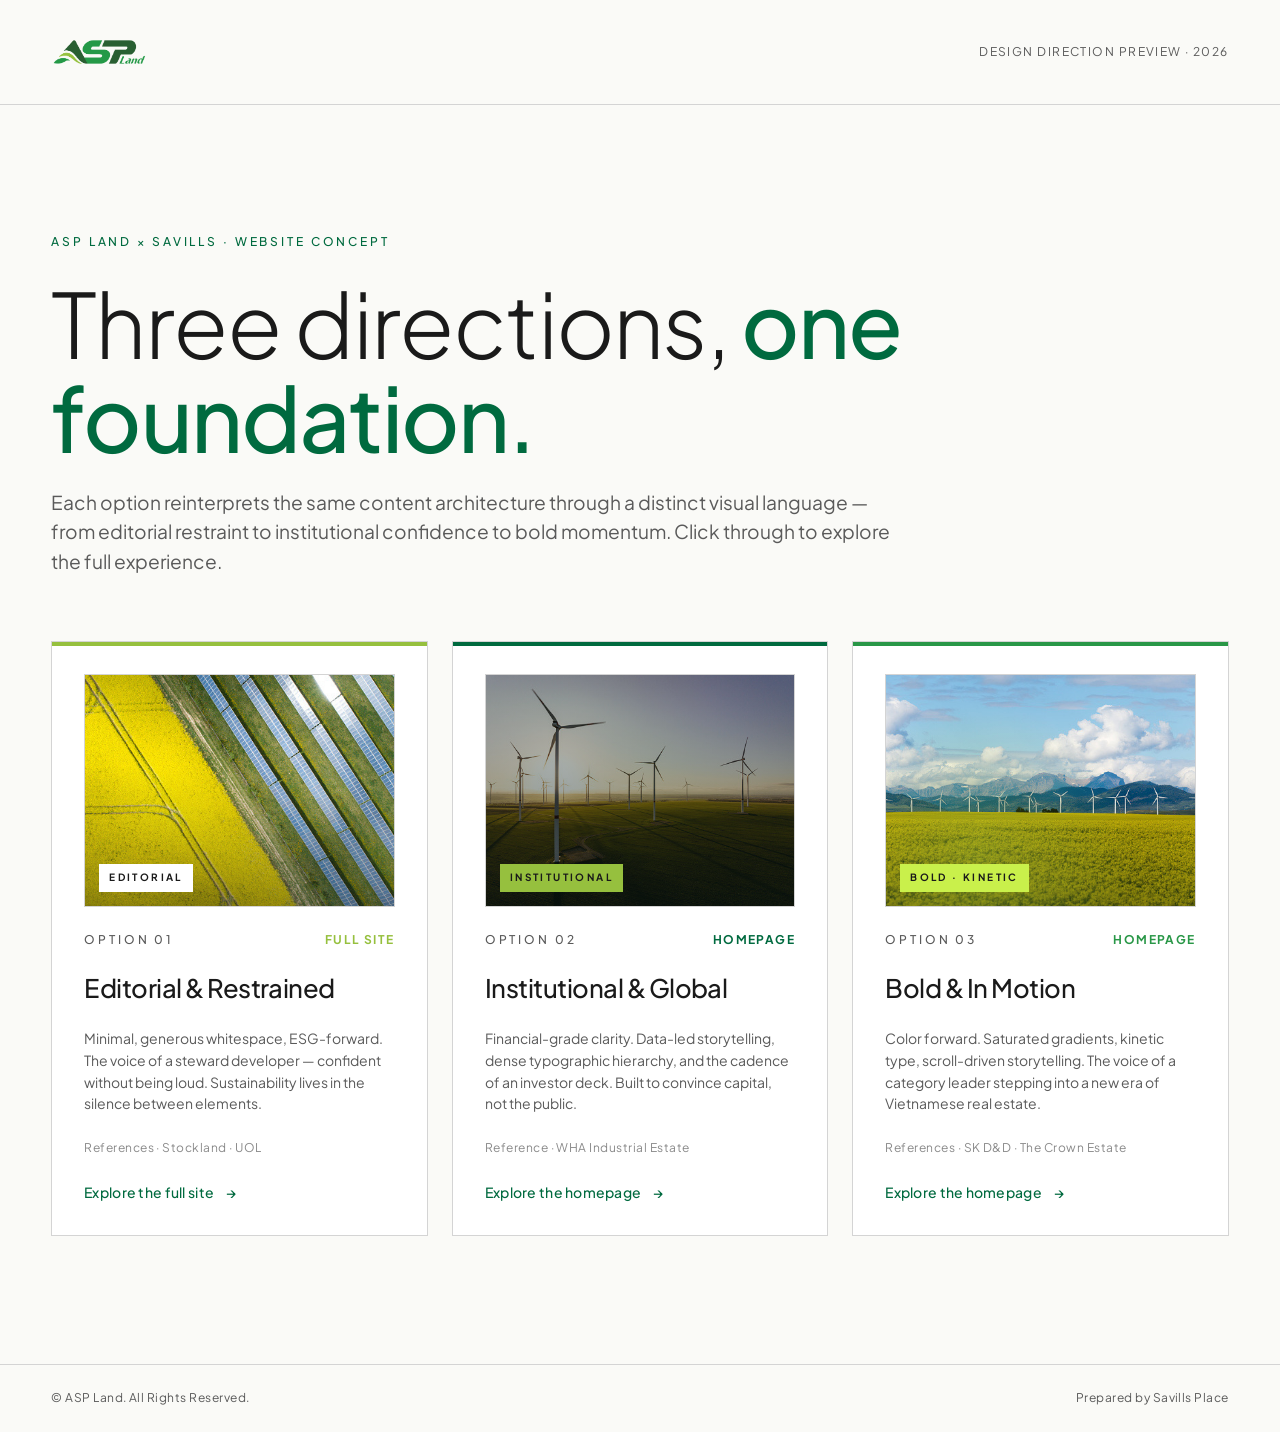
<file: index.html>
<!DOCTYPE html>
<html lang="en">
<head>
  <meta charset="UTF-8" />
  <meta name="viewport" content="width=device-width, initial-scale=1.0" />
  <title>ASP Land — Design Direction Preview</title>
  <link rel="stylesheet" href="shared/css/fonts.css" />
  <link rel="stylesheet" href="shared/css/tokens.css" />
  <link rel="stylesheet" href="shared/css/reset.css" />
  <style>
    body {
      display: flex;
      flex-direction: column;
      min-height: 100vh;
      background: var(--color-bg-soft);
    }

    .chooser-header {
      padding: var(--space-6) var(--container-pad);
      display: flex;
      justify-content: space-between;
      align-items: center;
      border-bottom: 1px solid var(--color-border);
    }
    .chooser-header img { height: 40px; }
    .chooser-header .meta {
      font-size: var(--fs-micro);
      letter-spacing: var(--tracking-wide);
      text-transform: uppercase;
      color: var(--color-text-muted);
    }

    .chooser-hero {
      padding: var(--space-10) var(--container-pad) var(--space-8);
      max-width: var(--container-max);
      margin-inline: auto;
      width: 100%;
    }
    .chooser-hero .eyebrow {
      margin-bottom: var(--space-5);
    }
    .chooser-hero h1 {
      font-size: var(--fs-hero);
      line-height: var(--lh-tight);
      font-weight: 300;
      max-width: 18ch;
      margin-bottom: var(--space-5);
    }
    .chooser-hero h1 em {
      font-style: normal;
      font-weight: 500;
      color: var(--color-green-deep);
    }
    .chooser-hero p.lead {
      font-size: var(--fs-lead);
      color: var(--color-text-muted);
      max-width: 60ch;
      line-height: var(--lh-base);
    }

    .options-grid {
      display: grid;
      grid-template-columns: repeat(3, 1fr);
      gap: var(--space-5);
      padding: 0 var(--container-pad) var(--space-10);
      max-width: var(--container-max);
      margin-inline: auto;
      width: 100%;
    }
    @media (max-width: 960px) {
      .options-grid { grid-template-columns: 1fr; }
    }

    .opt-card {
      background: var(--color-white);
      border: 1px solid var(--color-border);
      padding: var(--space-6);
      display: flex;
      flex-direction: column;
      gap: var(--space-5);
      transition: transform var(--duration-base) var(--ease-out),
                  box-shadow var(--duration-base) var(--ease-out),
                  border-color var(--duration-base) var(--ease-out);
      text-decoration: none;
      color: inherit;
      position: relative;
      overflow: hidden;
    }
    .opt-card:hover {
      transform: translateY(-4px);
      box-shadow: var(--shadow-lg);
      border-color: var(--color-green-fresh);
    }
    .opt-card::before {
      content: '';
      position: absolute;
      inset: 0 0 auto 0;
      height: 4px;
      background: var(--accent, var(--color-green-fresh));
    }
    .opt-card[data-opt="1"] { --accent: var(--color-green-bright); }
    .opt-card[data-opt="2"] { --accent: var(--color-green-deep); }
    .opt-card[data-opt="3"] { --accent: var(--color-green-fresh); }

    .opt-preview {
      aspect-ratio: 4 / 3;
      border: 1px solid var(--color-border);
      position: relative;
      overflow: hidden;
      display: block;
    }
    .opt-preview img {
      width: 100%;
      height: 100%;
      object-fit: cover;
      display: block;
      transition: transform 600ms cubic-bezier(0.2, 0.7, 0.2, 1);
    }
    .opt-card:hover .opt-preview img { transform: scale(1.05); }

    /* Overlay + tag per direction */
    .opt-preview::after {
      content: '';
      position: absolute;
      inset: 0;
      pointer-events: none;
    }
    .opt-card[data-opt="1"] .opt-preview::after {
      background: linear-gradient(180deg, transparent 40%, rgba(26,26,26,0.35) 100%);
    }
    .opt-card[data-opt="2"] .opt-preview::after {
      background: linear-gradient(180deg, rgba(11,27,20,0.25) 0%, rgba(11,27,20,0.55) 100%);
    }
    .opt-card[data-opt="3"] .opt-preview::after {
      background:
        radial-gradient(circle at 30% 80%, rgba(150,192,62,0.35), transparent 55%),
        linear-gradient(180deg, transparent 40%, rgba(10,31,20,0.45) 100%);
    }

    .opt-preview__tag {
      position: absolute;
      bottom: 14px;
      left: 14px;
      z-index: 2;
      font-size: 10px;
      letter-spacing: 0.24em;
      text-transform: uppercase;
      font-weight: 700;
      padding: 6px 10px;
      background: var(--color-white);
      color: var(--color-ink);
    }
    .opt-card[data-opt="2"] .opt-preview__tag {
      background: var(--color-green-bright);
      color: var(--color-ink);
    }
    .opt-card[data-opt="3"] .opt-preview__tag {
      background: #C9F04B;
      color: var(--color-ink);
    }

    .opt-meta {
      display: flex;
      align-items: center;
      justify-content: space-between;
      gap: var(--space-3);
    }
    .opt-number {
      font-size: var(--fs-micro);
      letter-spacing: var(--tracking-x-wide);
      text-transform: uppercase;
      color: var(--color-text-muted);
      font-weight: 500;
    }
    .opt-scope {
      font-size: var(--fs-micro);
      letter-spacing: var(--tracking-wide);
      text-transform: uppercase;
      color: var(--accent);
      font-weight: 700;
    }
    .opt-title {
      font-size: var(--fs-h3);
      font-weight: 500;
      letter-spacing: var(--tracking-tight);
      line-height: var(--lh-snug);
    }
    .opt-desc {
      color: var(--color-text-muted);
      font-size: var(--fs-small);
      line-height: var(--lh-base);
    }
    .opt-references {
      font-size: var(--fs-micro);
      color: var(--color-gray-500);
      letter-spacing: 0.04em;
    }
    .opt-cta {
      margin-top: auto;
      display: inline-flex;
      align-items: center;
      gap: var(--space-3);
      font-size: var(--fs-small);
      font-weight: 500;
      color: var(--color-green-deep);
      letter-spacing: 0.02em;
    }
    .opt-cta::after {
      content: '→';
      transition: transform var(--duration-fast) var(--ease-out);
    }
    .opt-card:hover .opt-cta::after {
      transform: translateX(4px);
    }

    .chooser-footer {
      margin-top: auto;
      padding: var(--space-5) var(--container-pad);
      border-top: 1px solid var(--color-border);
      display: flex;
      justify-content: space-between;
      align-items: center;
      font-size: var(--fs-micro);
      color: var(--color-text-muted);
      letter-spacing: 0.04em;
    }
  </style>
</head>
<body>

  <header class="chooser-header">
    <img src="shared/brand-graphic/logo.png" alt="ASP Land" />
    <span class="meta">Design Direction Preview · 2026</span>
  </header>

  <section class="chooser-hero">
    <p class="eyebrow">ASP Land × Savills · Website Concept</p>
    <h1>Three directions, <em>one foundation.</em></h1>
    <p class="lead">
      Each option reinterprets the same content architecture through a distinct visual language —
      from editorial restraint to institutional confidence to bold momentum.
      Click through to explore the full experience.
    </p>
  </section>

  <div class="options-grid">

    <a class="opt-card" data-opt="1" href="option-1/index.html">
      <div class="opt-preview" aria-label="Editorial direction preview">
        <img src="shared/project-img/stock-aerial-solar-field.jpg" alt="Editorial direction preview" />
        <span class="opt-preview__tag">Editorial</span>
      </div>
      <div class="opt-meta">
        <span class="opt-number">Option 01</span>
        <span class="opt-scope">Full Site</span>
      </div>
      <h2 class="opt-title">Editorial &amp; Restrained</h2>
      <p class="opt-desc">
        Minimal, generous whitespace, ESG-forward. The voice of a steward developer —
        confident without being loud. Sustainability lives in the silence between elements.
      </p>
      <p class="opt-references">References · Stockland · UOL</p>
      <span class="opt-cta">Explore the full site</span>
    </a>

    <a class="opt-card" data-opt="2" href="option-2/index.html">
      <div class="opt-preview" aria-label="Institutional direction preview">
        <img src="shared/project-img/stock-turbines-sunset.jpg" alt="Institutional direction preview" />
        <span class="opt-preview__tag">Institutional</span>
      </div>
      <div class="opt-meta">
        <span class="opt-number">Option 02</span>
        <span class="opt-scope">Homepage</span>
      </div>
      <h2 class="opt-title">Institutional &amp; Global</h2>
      <p class="opt-desc">
        Financial-grade clarity. Data-led storytelling, dense typographic hierarchy,
        and the cadence of an investor deck. Built to convince capital, not the public.
      </p>
      <p class="opt-references">Reference · WHA Industrial Estate</p>
      <span class="opt-cta">Explore the homepage</span>
    </a>

    <a class="opt-card" data-opt="3" href="option-3/index.html">
      <div class="opt-preview" aria-label="Bold direction preview">
        <img src="shared/project-img/stock-turbines-field-mountains.jpg" alt="Bold direction preview" />
        <span class="opt-preview__tag">Bold · Kinetic</span>
      </div>
      <div class="opt-meta">
        <span class="opt-number">Option 03</span>
        <span class="opt-scope">Homepage</span>
      </div>
      <h2 class="opt-title">Bold &amp; In Motion</h2>
      <p class="opt-desc">
        Color forward. Saturated gradients, kinetic type, scroll-driven storytelling.
        The voice of a category leader stepping into a new era of Vietnamese real estate.
      </p>
      <p class="opt-references">References · SK D&amp;D · The Crown Estate</p>
      <span class="opt-cta">Explore the homepage</span>
    </a>

  </div>

  <footer class="chooser-footer">
    <span>© ASP Land. All Rights Reserved.</span>
    <span>Prepared by Savills Place</span>
  </footer>

</body>
</html>
</file>
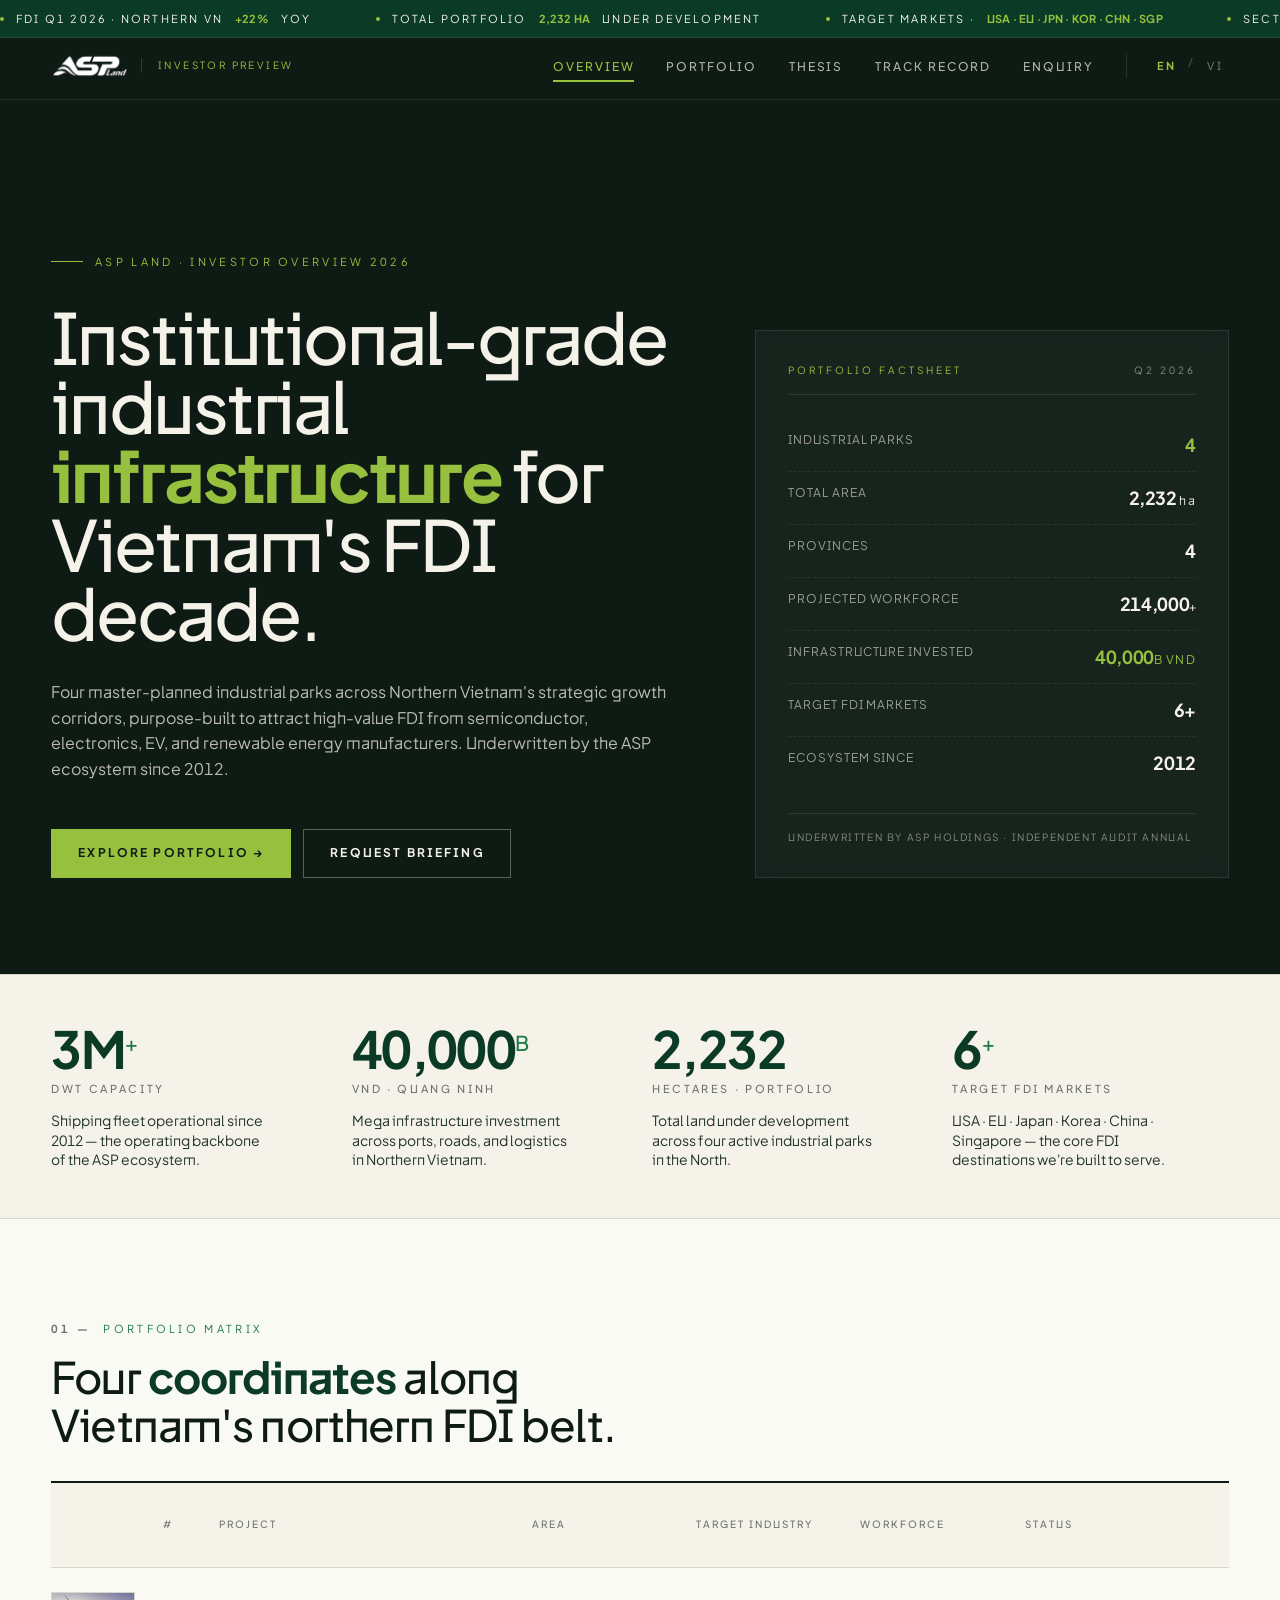
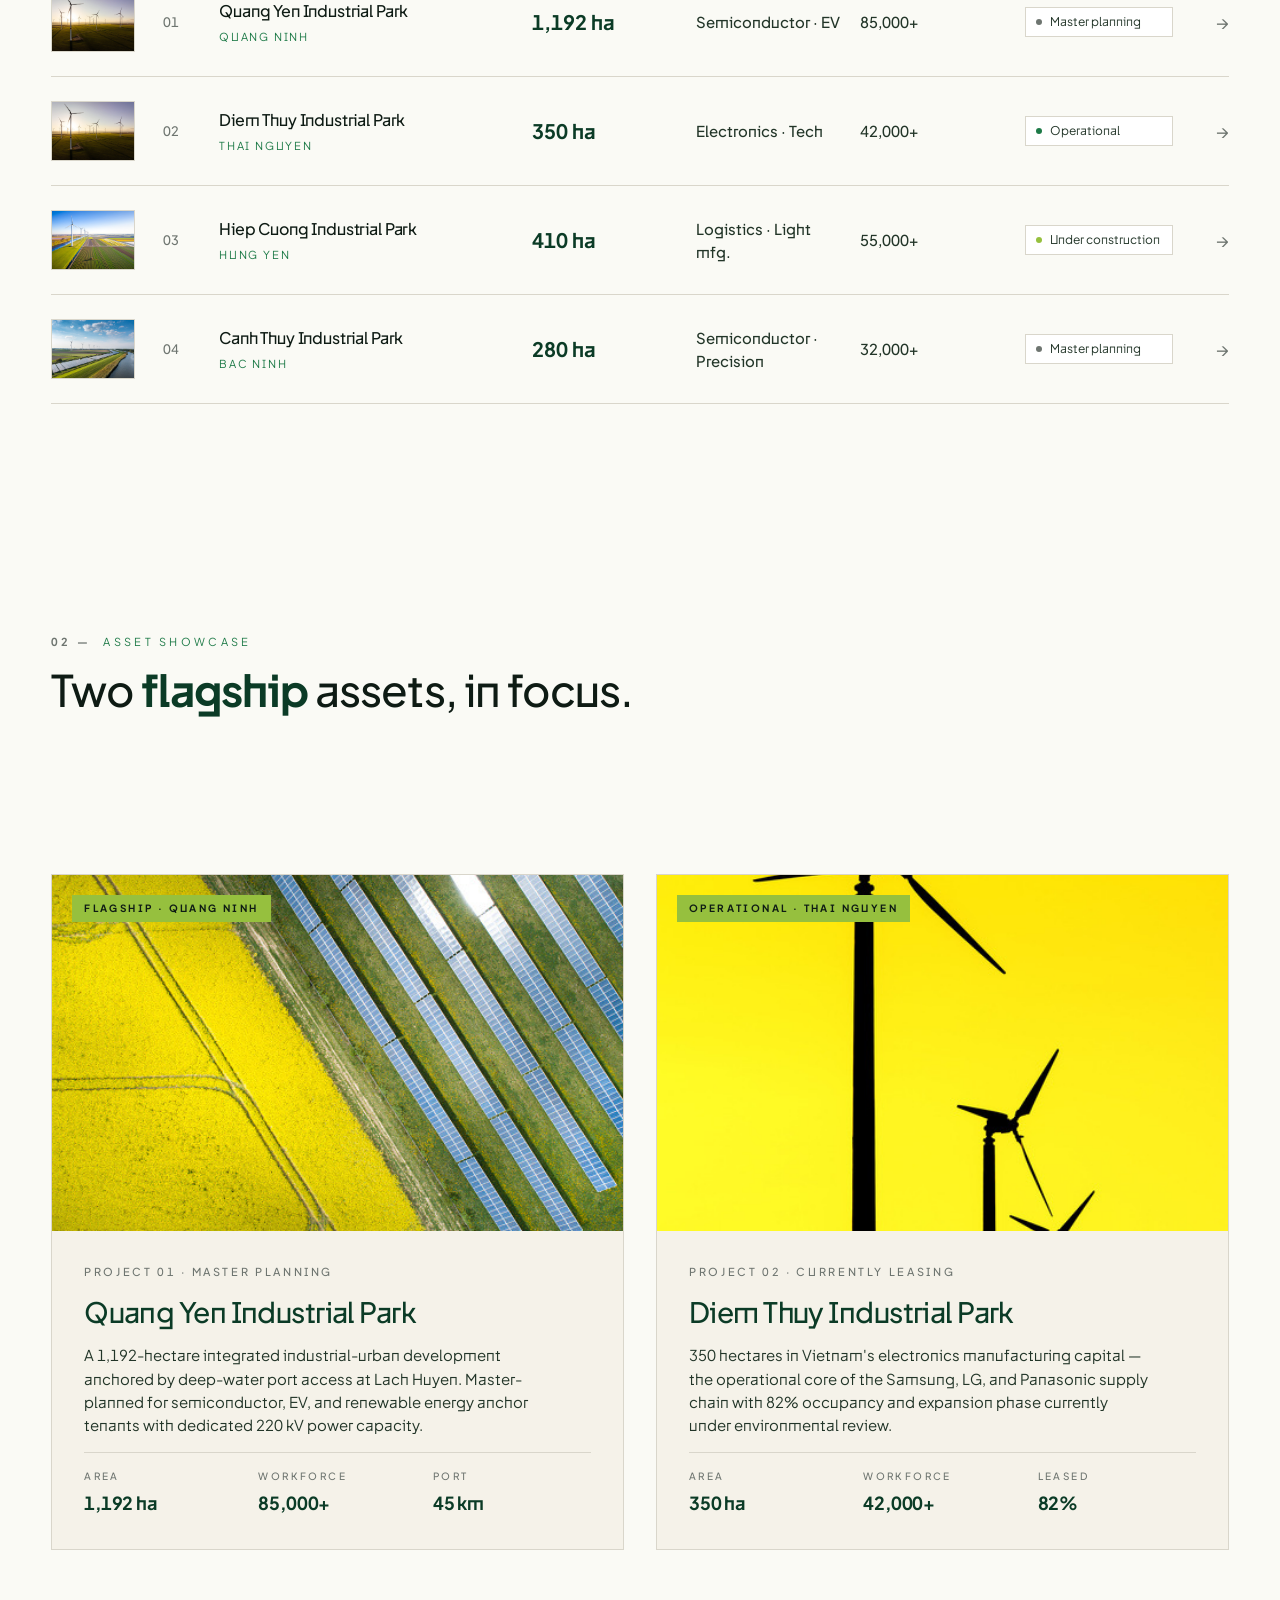
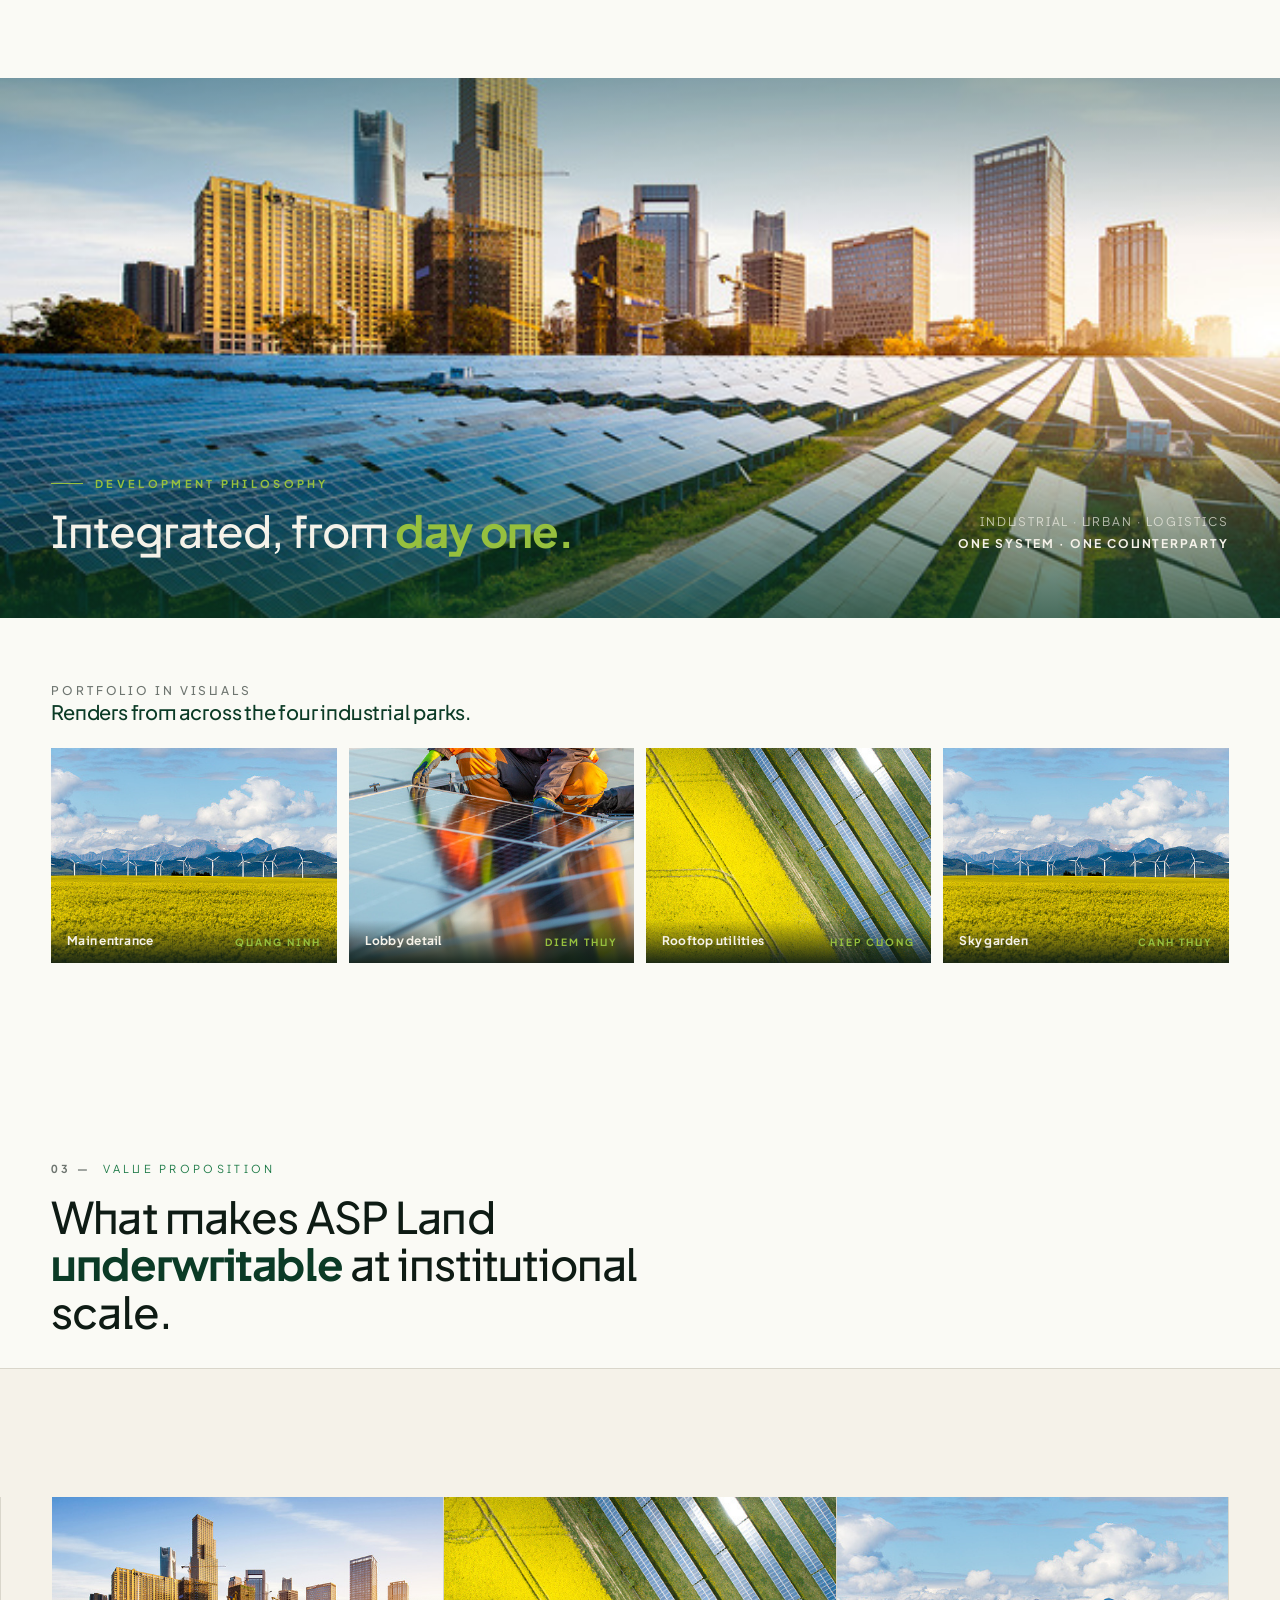
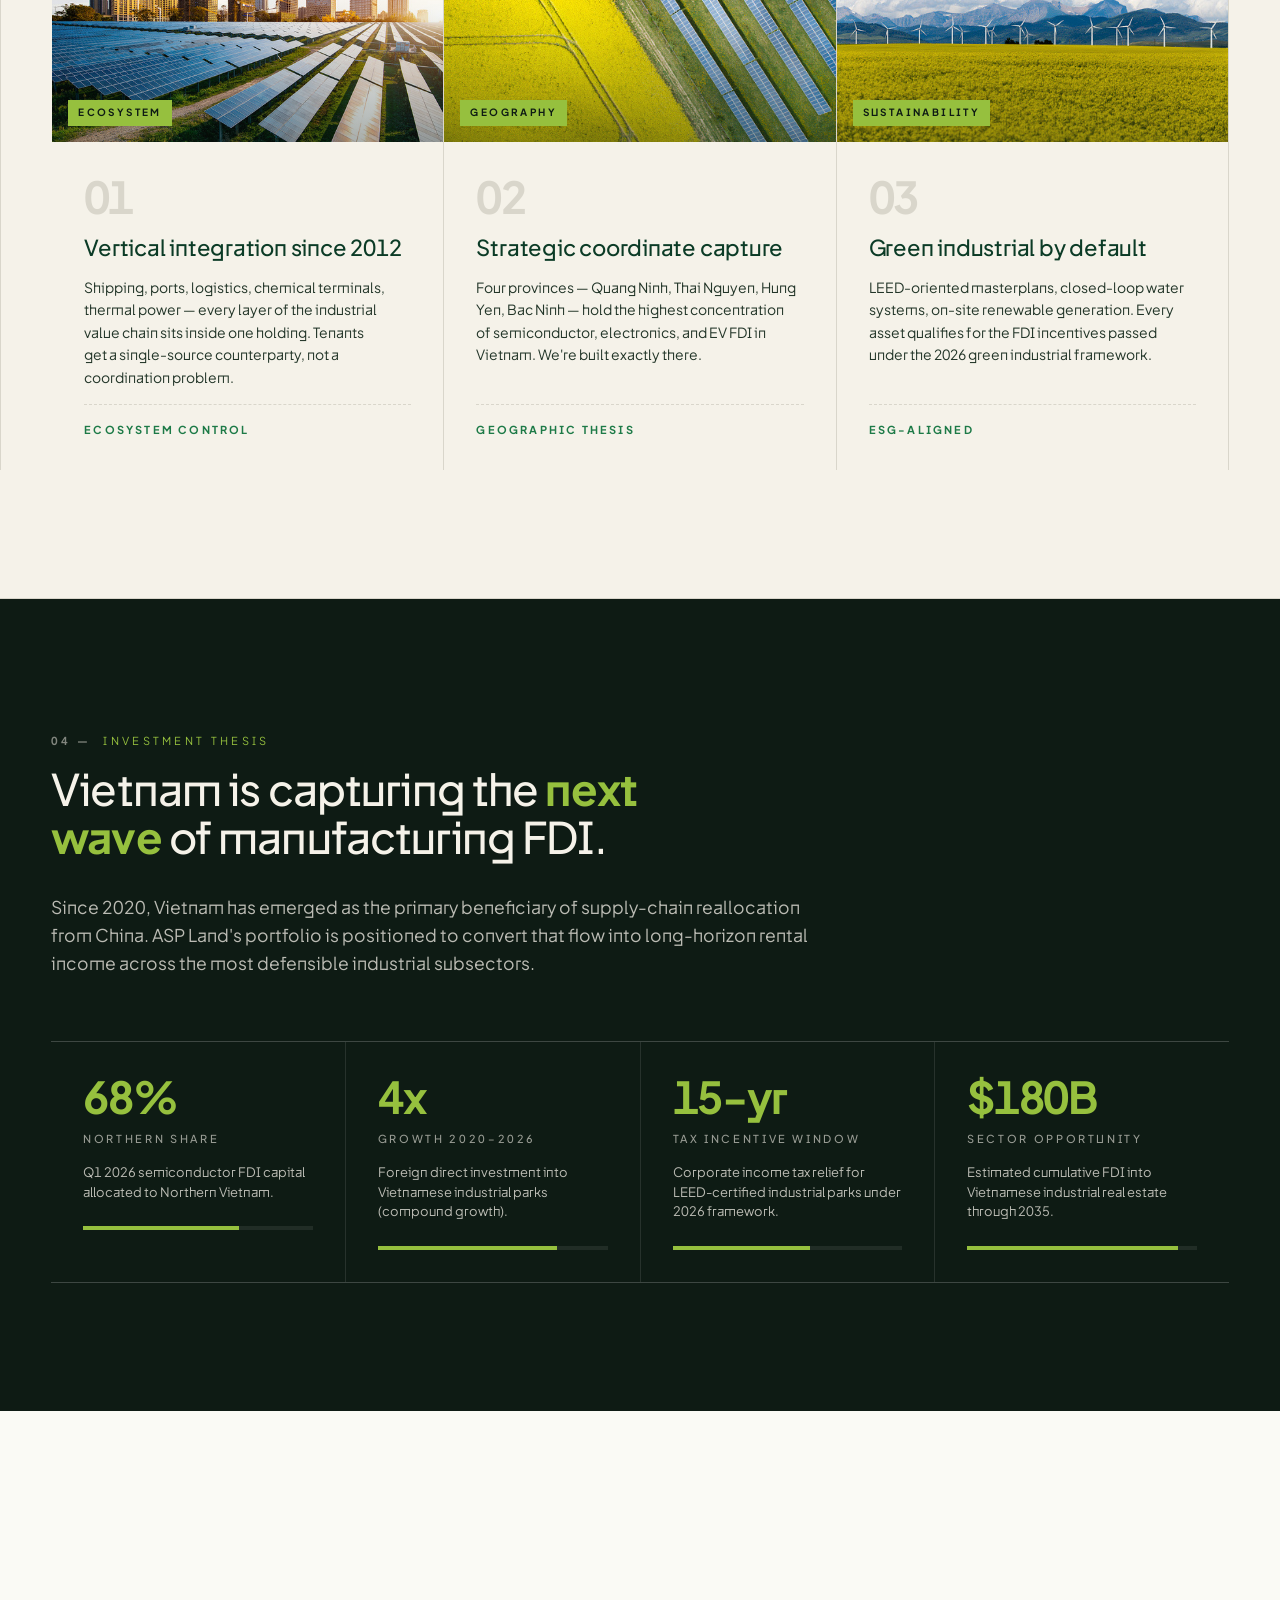
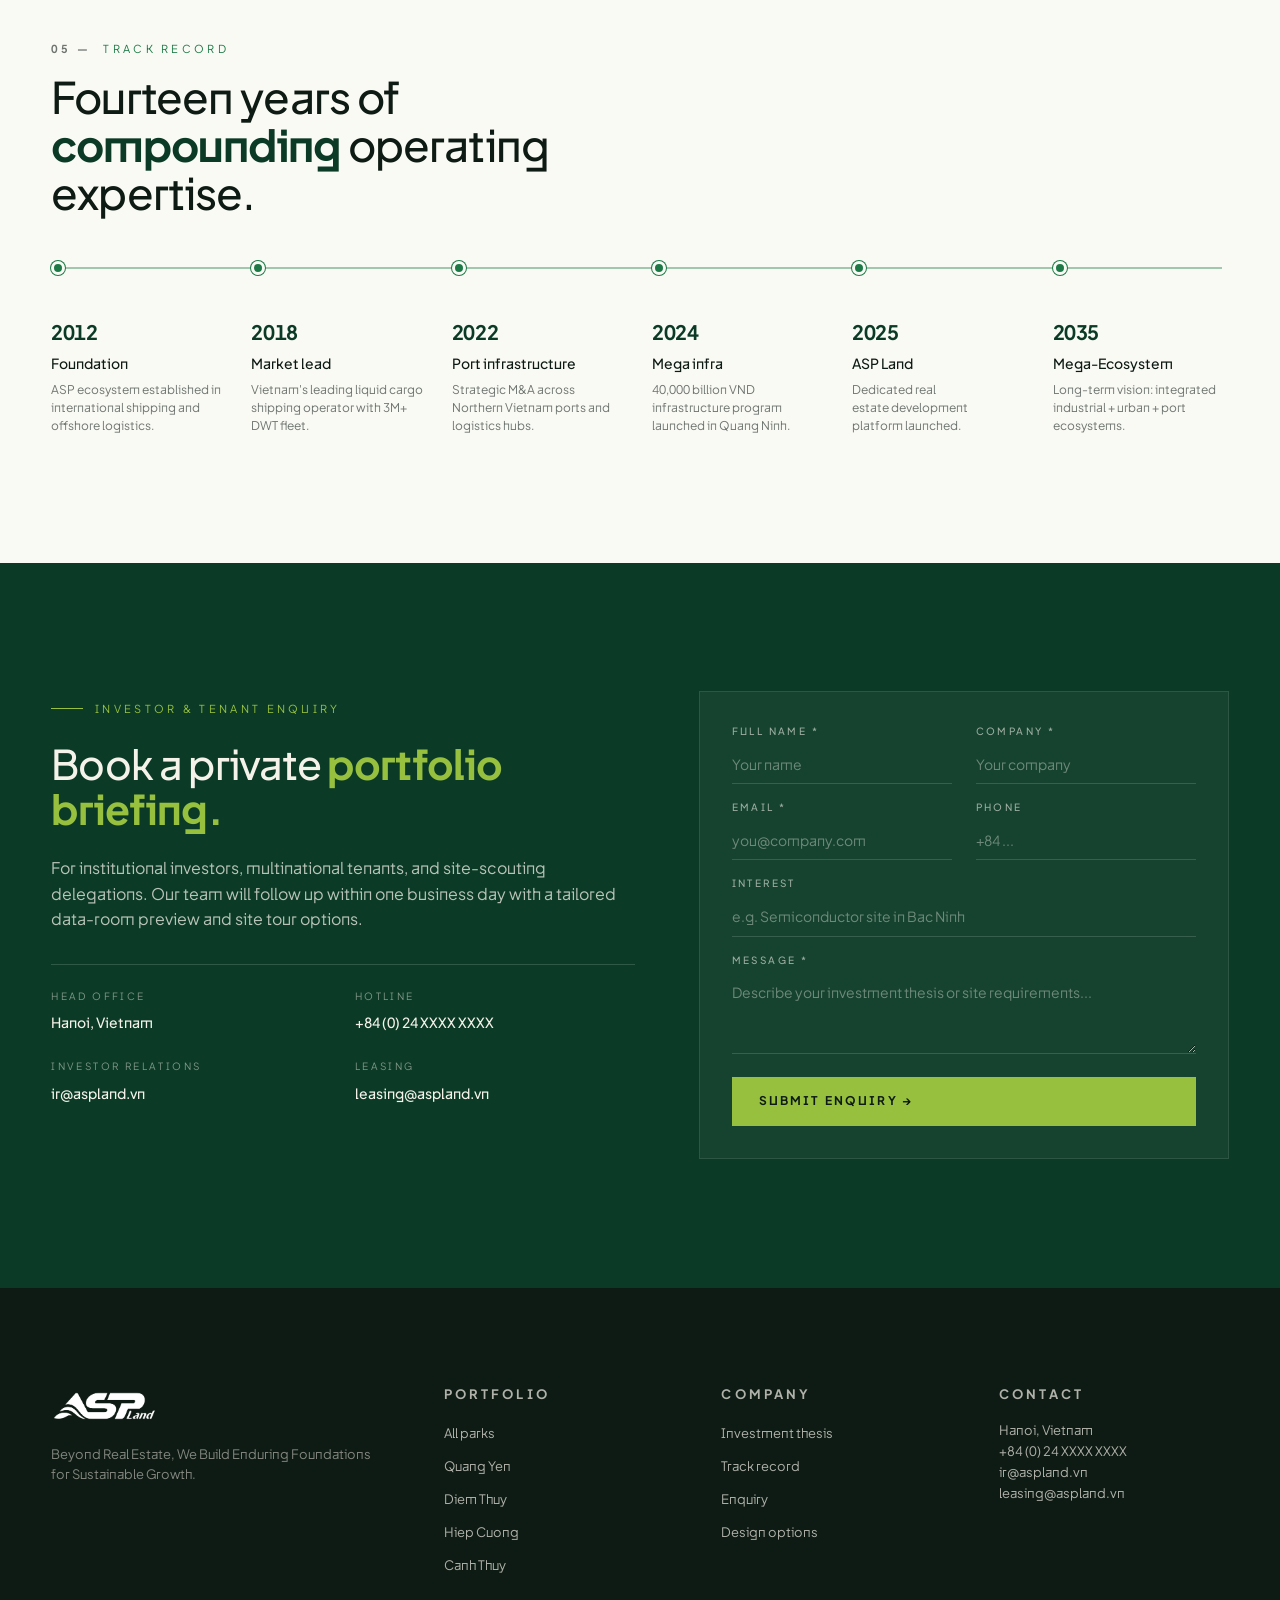
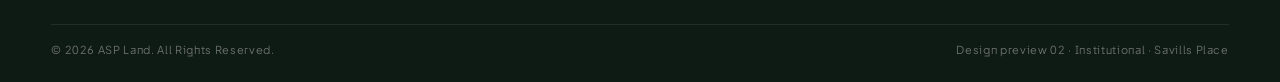
<file: option-2/index.html>
<!DOCTYPE html>
<html lang="en">
<head>
  <meta charset="UTF-8" />
  <meta name="viewport" content="width=device-width, initial-scale=1.0" />
  <title>ASP Land — Investor Preview</title>
  <meta name="description" content="ASP Land — institutional-grade industrial real estate across Vietnam's northern FDI corridors." />
  <link rel="stylesheet" href="../shared/css/fonts.css" />
  <link rel="stylesheet" href="../shared/css/tokens.css" />
  <link rel="stylesheet" href="../shared/css/reset.css" />
  <link rel="stylesheet" href="css/option-2.css" />
</head>
<body>

  <!-- TICKER -->
  <div class="ticker" aria-hidden="true">
    <div class="ticker__track">
      <span class="ticker__item">FDI Q1 2026 · Northern VN <strong>+22%</strong> YoY</span>
      <span class="ticker__item">Total portfolio <strong>2,232 ha</strong> under development</span>
      <span class="ticker__item">Target markets · <strong>USA · EU · JPN · KOR · CHN · SGP</strong></span>
      <span class="ticker__item">Sector focus · <strong>Semiconductor · EV · Renewable</strong></span>
      <span class="ticker__item">4 industrial parks · <strong>4 provinces</strong></span>
      <span class="ticker__item">Established <strong>2025</strong> · backed by ASP ecosystem since 2012</span>
      <!-- duplicate for infinite loop -->
      <span class="ticker__item">FDI Q1 2026 · Northern VN <strong>+22%</strong> YoY</span>
      <span class="ticker__item">Total portfolio <strong>2,232 ha</strong> under development</span>
      <span class="ticker__item">Target markets · <strong>USA · EU · JPN · KOR · CHN · SGP</strong></span>
      <span class="ticker__item">Sector focus · <strong>Semiconductor · EV · Renewable</strong></span>
      <span class="ticker__item">4 industrial parks · <strong>4 provinces</strong></span>
      <span class="ticker__item">Established <strong>2025</strong> · backed by ASP ecosystem since 2012</span>
    </div>
  </div>

  <!-- HEADER -->
  <header class="site-header">
    <a href="../index.html" class="site-header__logo" aria-label="ASP Land home">
      <img src="../shared/brand-graphic/logo.png" alt="ASP Land" />
    </a>
    <button class="nav-toggle" type="button" aria-label="Open menu" aria-expanded="false" aria-controls="primary-nav">
      <span class="nav-toggle__bar"></span><span class="nav-toggle__bar"></span><span class="nav-toggle__bar"></span>
    </button>
    <nav class="site-nav" id="primary-nav" aria-label="Primary">
      <ul class="site-nav__list">
        <li><a class="site-nav__link" aria-current="page" href="index.html">Overview</a></li>
        <li><a class="site-nav__link" href="#portfolio">Portfolio</a></li>
        <li><a class="site-nav__link" href="#thesis">Thesis</a></li>
        <li><a class="site-nav__link" href="#track">Track record</a></li>
        <li><a class="site-nav__link" href="#enquiry">Enquiry</a></li>
      </ul>
      <div class="lang-switch" role="group" aria-label="Language">
        <button type="button" class="is-active">EN</button>
        <span class="lang-switch__divider">/</span>
        <button type="button">VI</button>
      </div>
    </nav>
  </header>
  <div class="nav-backdrop" aria-hidden="true"></div>

  <!-- HERO -->
  <section class="hero">
    <div class="hero__grid">

      <div class="hero__copy">
        <span class="hero__label">ASP Land · Investor Overview 2026</span>
        <h1 class="hero__title">
          Institutional-grade industrial <em>infrastructure</em> for Vietnam's FDI decade.
        </h1>
        <p class="hero__sub">
          Four master-planned industrial parks across Northern Vietnam's strategic growth corridors,
          purpose-built to attract high-value FDI from semiconductor, electronics, EV, and renewable
          energy manufacturers. Underwritten by the ASP ecosystem since 2012.
        </p>
        <div class="hero__cta-row">
          <a href="#portfolio" class="btn-fill">Explore portfolio →</a>
          <a href="#enquiry" class="btn-outline">Request briefing</a>
        </div>
      </div>

      <aside class="factsheet" aria-label="Fund factsheet">
        <div class="factsheet__label">
          <span>Portfolio Factsheet</span>
          <span>Q2 2026</span>
        </div>
        <dl>
          <div class="factsheet__row"><dt>Industrial parks</dt><dd class="is-accent">4</dd></div>
          <div class="factsheet__row"><dt>Total area</dt><dd>2,232 <span style="font-weight:400;font-size:12px;letter-spacing:0.1em;">ha</span></dd></div>
          <div class="factsheet__row"><dt>Provinces</dt><dd>4</dd></div>
          <div class="factsheet__row"><dt>Projected workforce</dt><dd>214,000<span style="font-weight:400;font-size:12px;">+</span></dd></div>
          <div class="factsheet__row"><dt>Infrastructure invested</dt><dd class="is-accent">40,000<span style="font-weight:400;font-size:12px;letter-spacing:0.1em;">B VND</span></dd></div>
          <div class="factsheet__row"><dt>Target FDI markets</dt><dd>6+</dd></div>
          <div class="factsheet__row"><dt>Ecosystem since</dt><dd>2012</dd></div>
        </dl>
        <p class="factsheet__foot">Underwritten by ASP holdings · Independent audit annual</p>
      </aside>

    </div>
  </section>

  <!-- KPI BAND -->
  <section class="kpi-band">
    <div class="kpi-band__grid">
      <div class="kpi">
        <span class="kpi__value">3M<sup>+</sup></span>
        <span class="kpi__unit">DWT capacity</span>
        <p class="kpi__label">Shipping fleet operational since 2012 — the operating backbone of the ASP ecosystem.</p>
      </div>
      <div class="kpi">
        <span class="kpi__value">40,000<sup>B</sup></span>
        <span class="kpi__unit">VND · Quang Ninh</span>
        <p class="kpi__label">Mega infrastructure investment across ports, roads, and logistics in Northern Vietnam.</p>
      </div>
      <div class="kpi">
        <span class="kpi__value">2,232</span>
        <span class="kpi__unit">Hectares · portfolio</span>
        <p class="kpi__label">Total land under development across four active industrial parks in the North.</p>
      </div>
      <div class="kpi">
        <span class="kpi__value">6<sup>+</sup></span>
        <span class="kpi__unit">Target FDI markets</span>
        <p class="kpi__label">USA · EU · Japan · Korea · China · Singapore — the core FDI destinations we're built to serve.</p>
      </div>
    </div>
  </section>

  <!-- PORTFOLIO MATRIX -->
  <section id="portfolio">
    <div class="section-head">
      <span class="section-head__label" data-num="01 —">Portfolio Matrix</span>
      <h2>Four <em>coordinates</em> along Vietnam's northern FDI belt.</h2>
    </div>

    <div class="portfolio-matrix">
      <div class="portfolio-matrix__inner">
        <div class="portfolio-table">
          <div class="portfolio-row portfolio-row--head">
            <span class="portfolio-row__thumb" aria-hidden="true"></span>
            <span>#</span>
            <strong>Project</strong>
            <span class="hide-mobile">Area</span>
            <span class="hide-mobile">Target industry</span>
            <span class="hide-mobile">Workforce</span>
            <span>Status</span>
            <span></span>
          </div>

          <div class="portfolio-row">
            <div class="portfolio-row__thumb"><img src="../shared/project-img/stock-turbines-sunset.jpg" alt="Quang Yen" /></div>
            <span class="portfolio-row__num">01</span>
            <div class="portfolio-row__name">
              <strong>Quang Yen Industrial Park</strong>
              <span>Quang Ninh</span>
            </div>
            <div class="portfolio-row__cell is-big hide-mobile">1,192 ha</div>
            <div class="portfolio-row__cell hide-mobile">Semiconductor · EV</div>
            <div class="portfolio-row__cell hide-mobile">85,000+</div>
            <span class="portfolio-row__status is-plan">Master planning</span>
            <span class="portfolio-row__arrow">→</span>
          </div>

          <div class="portfolio-row">
            <div class="portfolio-row__thumb"><img src="../shared/project-img/stock-turbines-sunset.jpg" alt="Diem Thuy" /></div>
            <span class="portfolio-row__num">02</span>
            <div class="portfolio-row__name">
              <strong>Diem Thuy Industrial Park</strong>
              <span>Thai Nguyen</span>
            </div>
            <div class="portfolio-row__cell is-big hide-mobile">350 ha</div>
            <div class="portfolio-row__cell hide-mobile">Electronics · Tech</div>
            <div class="portfolio-row__cell hide-mobile">42,000+</div>
            <span class="portfolio-row__status is-active">Operational</span>
            <span class="portfolio-row__arrow">→</span>
          </div>

          <div class="portfolio-row">
            <div class="portfolio-row__thumb"><img src="../shared/project-img/stock-aerial-turbines.jpg" alt="Hiep Cuong" /></div>
            <span class="portfolio-row__num">03</span>
            <div class="portfolio-row__name">
              <strong>Hiep Cuong Industrial Park</strong>
              <span>Hung Yen</span>
            </div>
            <div class="portfolio-row__cell is-big hide-mobile">410 ha</div>
            <div class="portfolio-row__cell hide-mobile">Logistics · Light mfg.</div>
            <div class="portfolio-row__cell hide-mobile">55,000+</div>
            <span class="portfolio-row__status is-build">Under construction</span>
            <span class="portfolio-row__arrow">→</span>
          </div>

          <div class="portfolio-row">
            <div class="portfolio-row__thumb"><img src="../shared/project-img/stock-renewable-landscape.jpg" alt="Canh Thuy" /></div>
            <span class="portfolio-row__num">04</span>
            <div class="portfolio-row__name">
              <strong>Canh Thuy Industrial Park</strong>
              <span>Bac Ninh</span>
            </div>
            <div class="portfolio-row__cell is-big hide-mobile">280 ha</div>
            <div class="portfolio-row__cell hide-mobile">Semiconductor · Precision</div>
            <div class="portfolio-row__cell hide-mobile">32,000+</div>
            <span class="portfolio-row__status is-plan">Master planning</span>
            <span class="portfolio-row__arrow">→</span>
          </div>

        </div>
      </div>
    </div>
  </section>

  <!-- ASSET SHOWCASE -->
  <section>
    <div class="section-head">
      <span class="section-head__label" data-num="02 —">Asset Showcase</span>
      <h2>Two <em>flagship</em> assets, in focus.</h2>
    </div>

    <div class="showcase">
      <div class="showcase__inner">

        <article class="showcase-card">
          <div class="showcase-card__visual">
            <img src="../shared/project-img/stock-aerial-solar-field.jpg" alt="Quang Yen aerial" />
            <span class="showcase-card__tag">Flagship · Quang Ninh</span>
          </div>
          <div class="showcase-card__body">
            <span class="showcase-card__num">Project 01 · Master planning</span>
            <h3 class="showcase-card__title">Quang Yen Industrial Park</h3>
            <p class="showcase-card__desc">
              A 1,192-hectare integrated industrial-urban development anchored by deep-water port
              access at Lach Huyen. Master-planned for semiconductor, EV, and renewable energy
              anchor tenants with dedicated 220 kV power capacity.
            </p>
            <div class="showcase-card__stats">
              <div class="showcase-card__stat"><span>Area</span><strong>1,192 ha</strong></div>
              <div class="showcase-card__stat"><span>Workforce</span><strong>85,000+</strong></div>
              <div class="showcase-card__stat"><span>Port</span><strong>45 km</strong></div>
            </div>
          </div>
        </article>

        <article class="showcase-card">
          <div class="showcase-card__visual">
            <img src="../shared/project-img/stock-turbines-silhouette.jpg" alt="Diem Thuy" />
            <span class="showcase-card__tag">Operational · Thai Nguyen</span>
          </div>
          <div class="showcase-card__body">
            <span class="showcase-card__num">Project 02 · Currently leasing</span>
            <h3 class="showcase-card__title">Diem Thuy Industrial Park</h3>
            <p class="showcase-card__desc">
              350 hectares in Vietnam's electronics manufacturing capital — the operational core of
              the Samsung, LG, and Panasonic supply chain with 82% occupancy and expansion phase
              currently under environmental review.
            </p>
            <div class="showcase-card__stats">
              <div class="showcase-card__stat"><span>Area</span><strong>350 ha</strong></div>
              <div class="showcase-card__stat"><span>Workforce</span><strong>42,000+</strong></div>
              <div class="showcase-card__stat"><span>Leased</span><strong>82%</strong></div>
            </div>
          </div>
        </article>

      </div>
    </div>
  </section>

  <!-- IMAGE BAND -->
  <section class="image-band">
    <img src="../shared/project-img/stock-solar-city-sunset.jpg" alt="ASP Land industrial development" />
    <div class="image-band__caption">
      <div>
        <span class="image-band__eyebrow">Development philosophy</span>
        <h2 class="image-band__title">Integrated, from <em>day one.</em></h2>
      </div>
      <div class="image-band__meta">
        <span>Industrial · Urban · Logistics</span>
        <strong>One system · One counterparty</strong>
      </div>
    </div>
  </section>

  <!-- THUMBNAIL GALLERY -->
  <section class="thumb-strip">
    <div class="thumb-strip__head">
      <div>
        <p>Portfolio in visuals</p>
        <h3>Renders from across the four industrial parks.</h3>
      </div>
    </div>
    <div class="thumb-grid">
      <figure class="thumb">
        <img src="../shared/project-img/stock-turbines-field-mountains.jpg" alt="Entrance daytime" />
        <figcaption class="thumb__label"><strong>Main entrance</strong><span>Quang Ninh</span></figcaption>
      </figure>
      <figure class="thumb">
        <img src="../shared/project-img/stock-worker-solar.jpg" alt="Lobby detail" />
        <figcaption class="thumb__label"><strong>Lobby detail</strong><span>Diem Thuy</span></figcaption>
      </figure>
      <figure class="thumb">
        <img src="../shared/project-img/stock-aerial-solar-field.jpg" alt="Rooftop utilities" />
        <figcaption class="thumb__label"><strong>Rooftop utilities</strong><span>Hiep Cuong</span></figcaption>
      </figure>
      <figure class="thumb">
        <img src="../shared/project-img/stock-turbines-field-mountains.jpg" alt="Sky garden amenity" />
        <figcaption class="thumb__label"><strong>Sky garden</strong><span>Canh Thuy</span></figcaption>
      </figure>
    </div>
  </section>

  <!-- PILLARS -->
  <section>
    <div class="section-head">
      <span class="section-head__label" data-num="03 —">Value Proposition</span>
      <h2>What makes ASP Land <em>underwritable</em> at institutional scale.</h2>
    </div>

    <div class="pillars">
      <div class="pillars__grid">
        <div class="pillar">
          <div class="pillar__visual">
            <img src="../shared/project-img/stock-solar-city-sunset.jpg" alt="Vertical integration" />
            <span class="pillar__visual-tag">Ecosystem</span>
          </div>
          <span class="pillar__num">01</span>
          <h3 class="pillar__title">Vertical integration since 2012</h3>
          <p class="pillar__body">
            Shipping, ports, logistics, chemical terminals, thermal power — every layer of the industrial value chain sits inside one holding. Tenants get a single-source counterparty, not a coordination problem.
          </p>
          <p class="pillar__meta">Ecosystem control</p>
        </div>

        <div class="pillar">
          <div class="pillar__visual">
            <img src="../shared/project-img/stock-aerial-solar-field.jpg" alt="Strategic coordinate capture" />
            <span class="pillar__visual-tag">Geography</span>
          </div>
          <span class="pillar__num">02</span>
          <h3 class="pillar__title">Strategic coordinate capture</h3>
          <p class="pillar__body">
            Four provinces — Quang Ninh, Thai Nguyen, Hung Yen, Bac Ninh — hold the highest concentration of semiconductor, electronics, and EV FDI in Vietnam. We're built exactly there.
          </p>
          <p class="pillar__meta">Geographic thesis</p>
        </div>

        <div class="pillar">
          <div class="pillar__visual">
            <img src="../shared/project-img/stock-turbines-field-mountains.jpg" alt="Green industrial" />
            <span class="pillar__visual-tag">Sustainability</span>
          </div>
          <span class="pillar__num">03</span>
          <h3 class="pillar__title">Green industrial by default</h3>
          <p class="pillar__body">
            LEED-oriented masterplans, closed-loop water systems, on-site renewable generation. Every asset qualifies for the FDI incentives passed under the 2026 green industrial framework.
          </p>
          <p class="pillar__meta">ESG-aligned</p>
        </div>
      </div>
    </div>
  </section>

  <!-- THESIS -->
  <section class="thesis" id="thesis">
    <div class="thesis__inner">
      <div class="section-head" style="padding-left:0;padding-right:0;">
        <span class="section-head__label" data-num="04 —">Investment Thesis</span>
        <h2>Vietnam is capturing the <em>next wave</em> of manufacturing FDI.</h2>
      </div>
      <p class="thesis__intro">
        Since 2020, Vietnam has emerged as the primary beneficiary of supply-chain reallocation from China.
        ASP Land's portfolio is positioned to convert that flow into long-horizon rental income across
        the most defensible industrial subsectors.
      </p>

      <div class="thesis__grid">
        <div class="thesis-cell">
          <span class="thesis-cell__pct">68%</span>
          <span class="thesis-cell__label">Northern share</span>
          <p class="thesis-cell__desc">Q1 2026 semiconductor FDI capital allocated to Northern Vietnam.</p>
          <div class="thesis-cell__bar"><div class="thesis-cell__bar-fill" style="width:68%;"></div></div>
        </div>
        <div class="thesis-cell">
          <span class="thesis-cell__pct">4x</span>
          <span class="thesis-cell__label">Growth 2020–2026</span>
          <p class="thesis-cell__desc">Foreign direct investment into Vietnamese industrial parks (compound growth).</p>
          <div class="thesis-cell__bar"><div class="thesis-cell__bar-fill" style="width:78%;"></div></div>
        </div>
        <div class="thesis-cell">
          <span class="thesis-cell__pct">15-yr</span>
          <span class="thesis-cell__label">Tax incentive window</span>
          <p class="thesis-cell__desc">Corporate income tax relief for LEED-certified industrial parks under 2026 framework.</p>
          <div class="thesis-cell__bar"><div class="thesis-cell__bar-fill" style="width:60%;"></div></div>
        </div>
        <div class="thesis-cell">
          <span class="thesis-cell__pct">$180B</span>
          <span class="thesis-cell__label">Sector opportunity</span>
          <p class="thesis-cell__desc">Estimated cumulative FDI into Vietnamese industrial real estate through 2035.</p>
          <div class="thesis-cell__bar"><div class="thesis-cell__bar-fill" style="width:92%;"></div></div>
        </div>
      </div>
    </div>
  </section>

  <!-- TRACK RECORD -->
  <section class="track" id="track">
    <div class="section-head">
      <span class="section-head__label" data-num="05 —">Track Record</span>
      <h2>Fourteen years of <em>compounding</em> operating expertise.</h2>
    </div>

    <div class="track__grid">
      <div class="track-step">
        <div class="track-step__year">2012</div>
        <div class="track-step__title">Foundation</div>
        <p class="track-step__desc">ASP ecosystem established in international shipping and offshore logistics.</p>
      </div>
      <div class="track-step">
        <div class="track-step__year">2018</div>
        <div class="track-step__title">Market lead</div>
        <p class="track-step__desc">Vietnam's leading liquid cargo shipping operator with 3M+ DWT fleet.</p>
      </div>
      <div class="track-step">
        <div class="track-step__year">2022</div>
        <div class="track-step__title">Port infrastructure</div>
        <p class="track-step__desc">Strategic M&amp;A across Northern Vietnam ports and logistics hubs.</p>
      </div>
      <div class="track-step">
        <div class="track-step__year">2024</div>
        <div class="track-step__title">Mega infra</div>
        <p class="track-step__desc">40,000 billion VND infrastructure program launched in Quang Ninh.</p>
      </div>
      <div class="track-step">
        <div class="track-step__year">2025</div>
        <div class="track-step__title">ASP Land</div>
        <p class="track-step__desc">Dedicated real estate development platform launched.</p>
      </div>
      <div class="track-step">
        <div class="track-step__year">2035</div>
        <div class="track-step__title">Mega-Ecosystem</div>
        <p class="track-step__desc">Long-term vision: integrated industrial + urban + port ecosystems.</p>
      </div>
    </div>
  </section>

  <!-- ENQUIRY -->
  <section class="enquiry" id="enquiry">
    <div class="enquiry__inner">

      <div class="enquiry__copy">
        <span class="label">Investor &amp; Tenant Enquiry</span>
        <h2>Book a private <em>portfolio briefing.</em></h2>
        <p>
          For institutional investors, multinational tenants, and site-scouting delegations.
          Our team will follow up within one business day with a tailored data-room preview
          and site tour options.
        </p>
        <div class="enquiry__contacts">
          <div><span>Head office</span><strong>Hanoi, Vietnam</strong></div>
          <div><span>Hotline</span><strong>+84 (0) 24 XXXX XXXX</strong></div>
          <div><span>Investor relations</span><strong>ir@aspland.vn</strong></div>
          <div><span>Leasing</span><strong>leasing@aspland.vn</strong></div>
        </div>
      </div>

      <form class="enquiry-form" onsubmit="event.preventDefault(); alert('Thank you — this is a demo form.');">
        <div class="enquiry-form__row">
          <div>
            <label for="e-name">Full name *</label>
            <input id="e-name" name="name" type="text" required placeholder="Your name" />
          </div>
          <div>
            <label for="e-company">Company *</label>
            <input id="e-company" name="company" type="text" required placeholder="Your company" />
          </div>
        </div>
        <div class="enquiry-form__row">
          <div>
            <label for="e-email">Email *</label>
            <input id="e-email" name="email" type="email" required placeholder="you@company.com" />
          </div>
          <div>
            <label for="e-phone">Phone</label>
            <input id="e-phone" name="phone" type="tel" placeholder="+84 ..." />
          </div>
        </div>
        <div>
          <label for="e-interest">Interest</label>
          <input id="e-interest" name="interest" type="text" placeholder="e.g. Semiconductor site in Bac Ninh" />
        </div>
        <div>
          <label for="e-msg">Message *</label>
          <textarea id="e-msg" name="message" required placeholder="Describe your investment thesis or site requirements..."></textarea>
        </div>
        <button type="submit" class="btn-fill">Submit enquiry →</button>
      </form>

    </div>
  </section>

  <!-- FOOTER -->
  <footer class="site-footer">
    <div class="site-footer__inner">
      <div class="site-footer__top">
        <div class="site-footer__brand">
          <img src="../shared/brand-graphic/logo.png" alt="ASP Land" />
          <p>Beyond Real Estate, We Build Enduring Foundations for Sustainable Growth.</p>
        </div>
        <div class="footer-col">
          <p class="footer-col__title">Portfolio</p>
          <ul>
            <li><a href="#portfolio">All parks</a></li>
            <li><a href="../option-1/portfolio-quang-yen.html">Quang Yen</a></li>
            <li><a href="../option-1/portfolio-diem-thuy.html">Diem Thuy</a></li>
            <li><a href="../option-1/portfolio-hiep-cuong.html">Hiep Cuong</a></li>
            <li><a href="../option-1/portfolio-canh-thuy.html">Canh Thuy</a></li>
          </ul>
        </div>
        <div class="footer-col">
          <p class="footer-col__title">Company</p>
          <ul>
            <li><a href="#thesis">Investment thesis</a></li>
            <li><a href="#track">Track record</a></li>
            <li><a href="#enquiry">Enquiry</a></li>
            <li><a href="../index.html">Design options</a></li>
          </ul>
        </div>
        <div class="footer-col">
          <p class="footer-col__title">Contact</p>
          <p>Hanoi, Vietnam<br />+84 (0) 24 XXXX XXXX<br />ir@aspland.vn<br />leasing@aspland.vn</p>
        </div>
      </div>
      <div class="site-footer__bottom">
        <span>© 2026 ASP Land. All Rights Reserved.</span>
        <span>Design preview 02 · Institutional · Savills Place</span>
      </div>
    </div>
  </footer>

  <script src="../shared/js/site.js"></script>
</body>
</html>
</file>
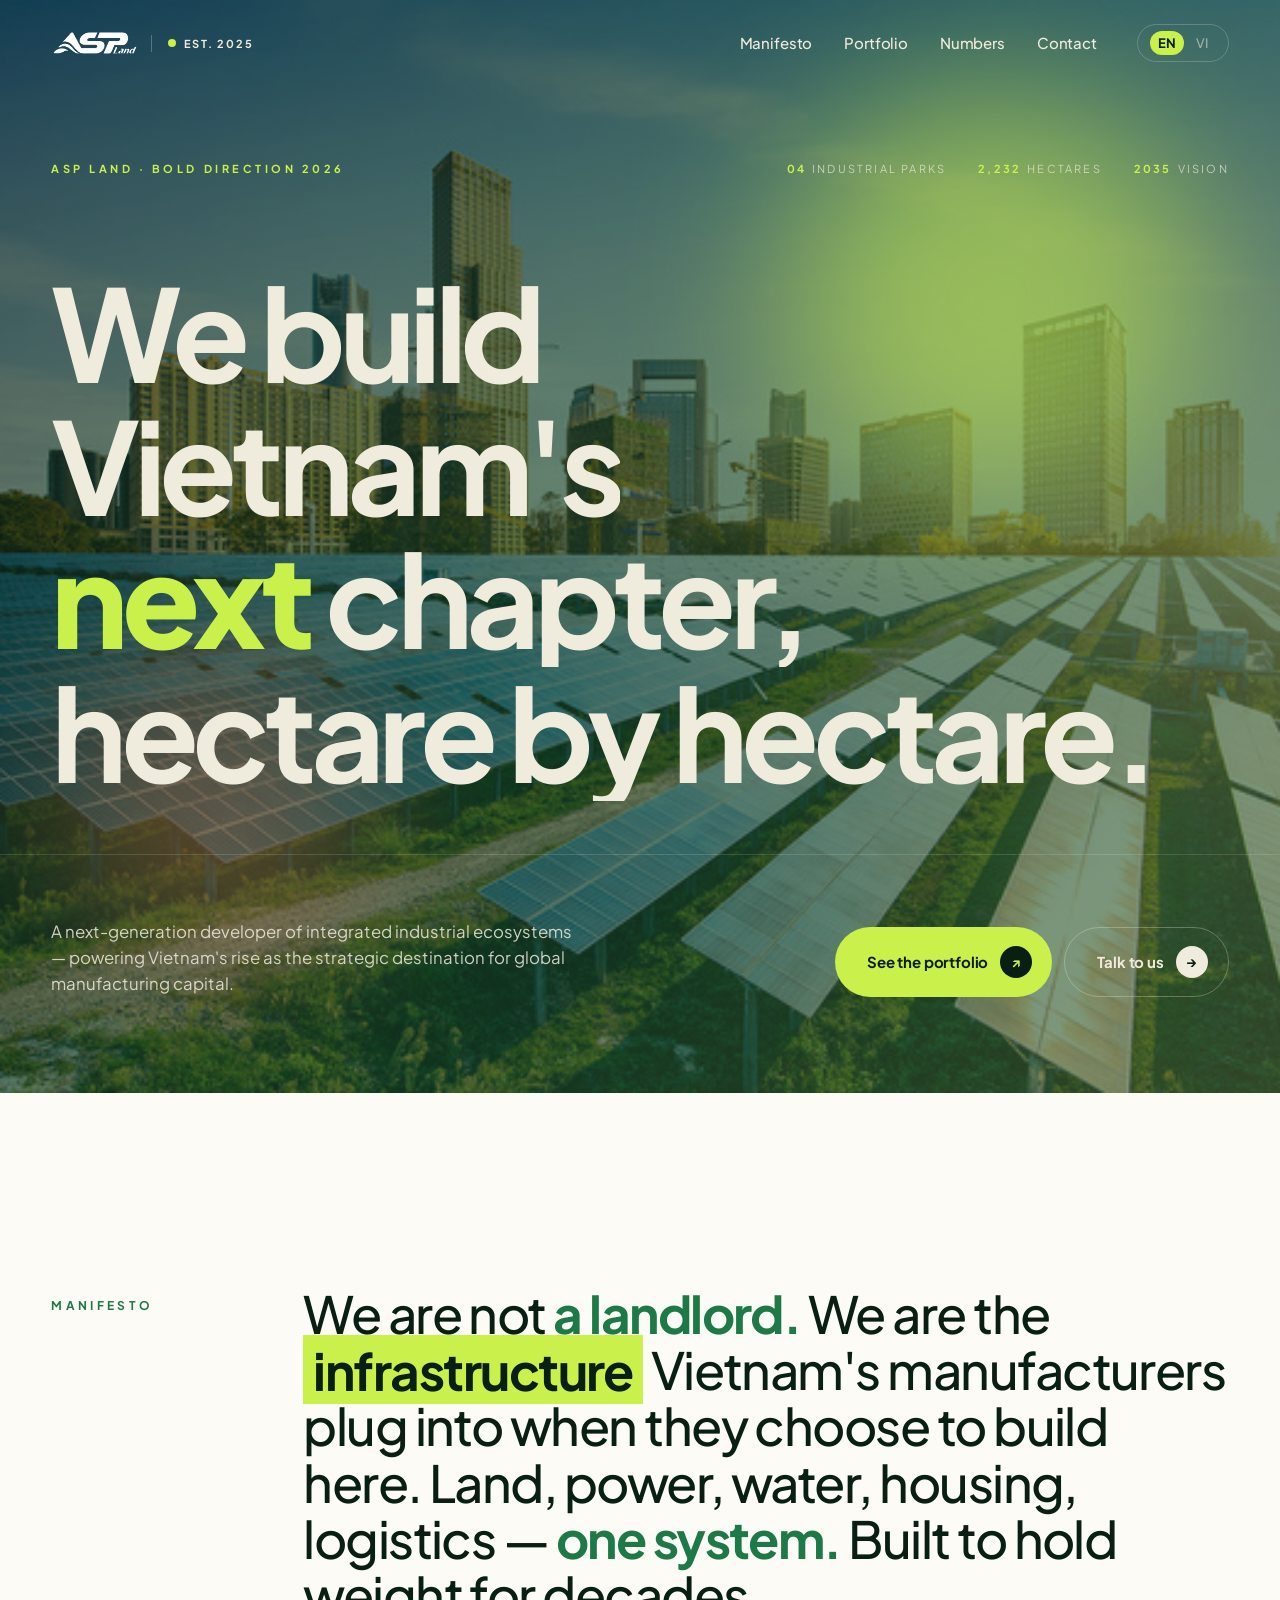
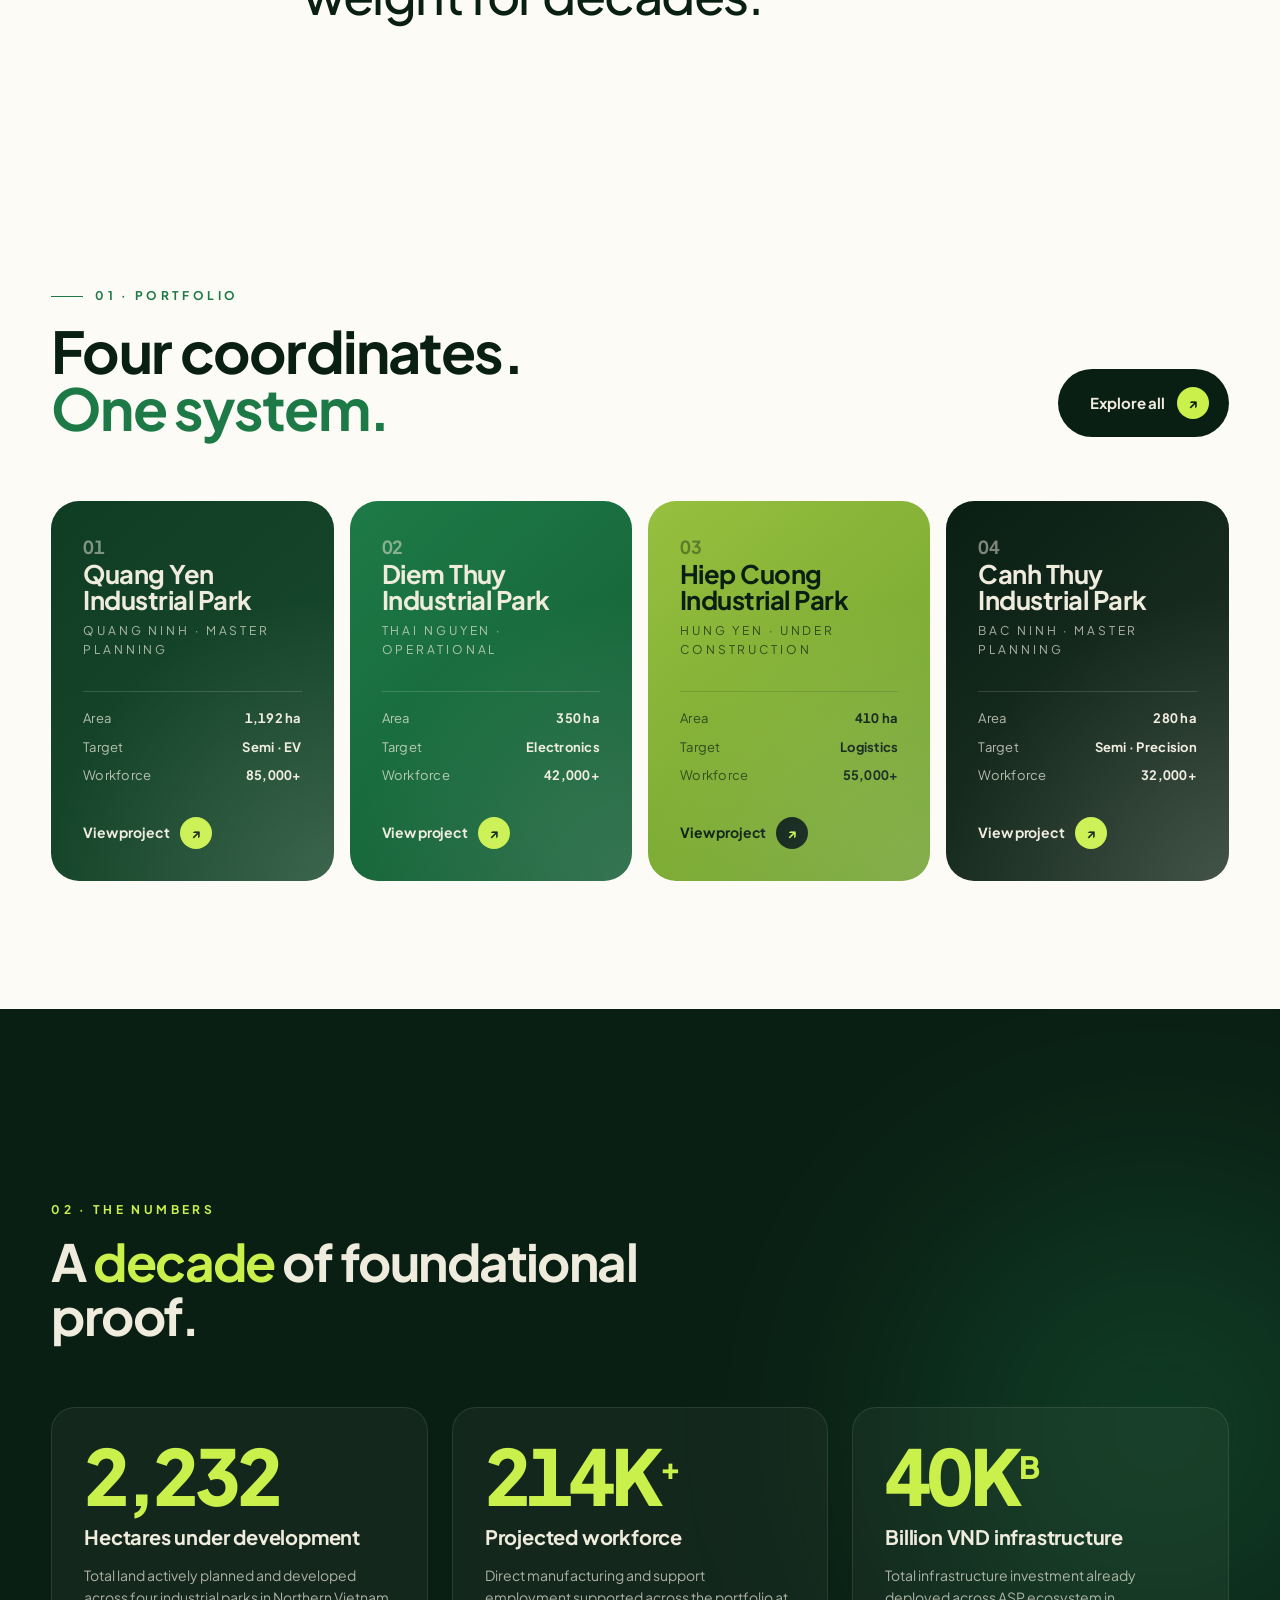
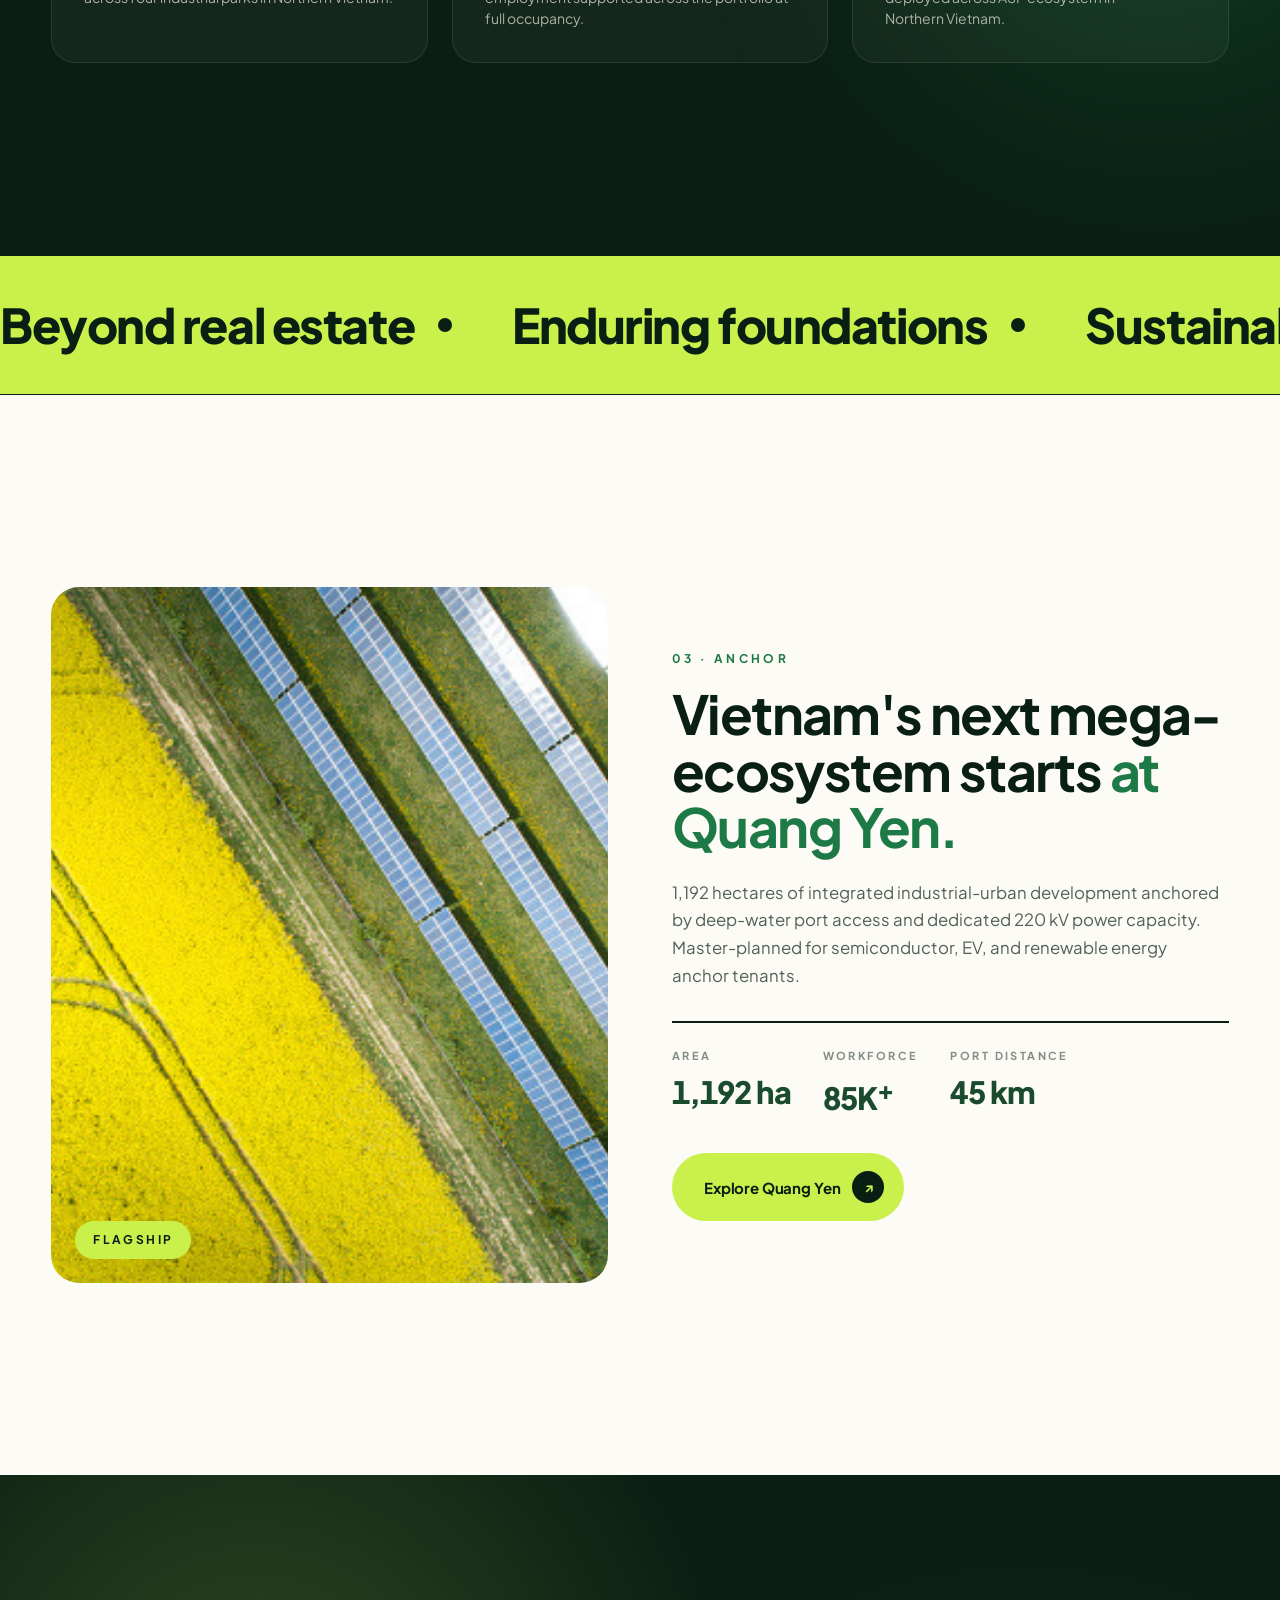
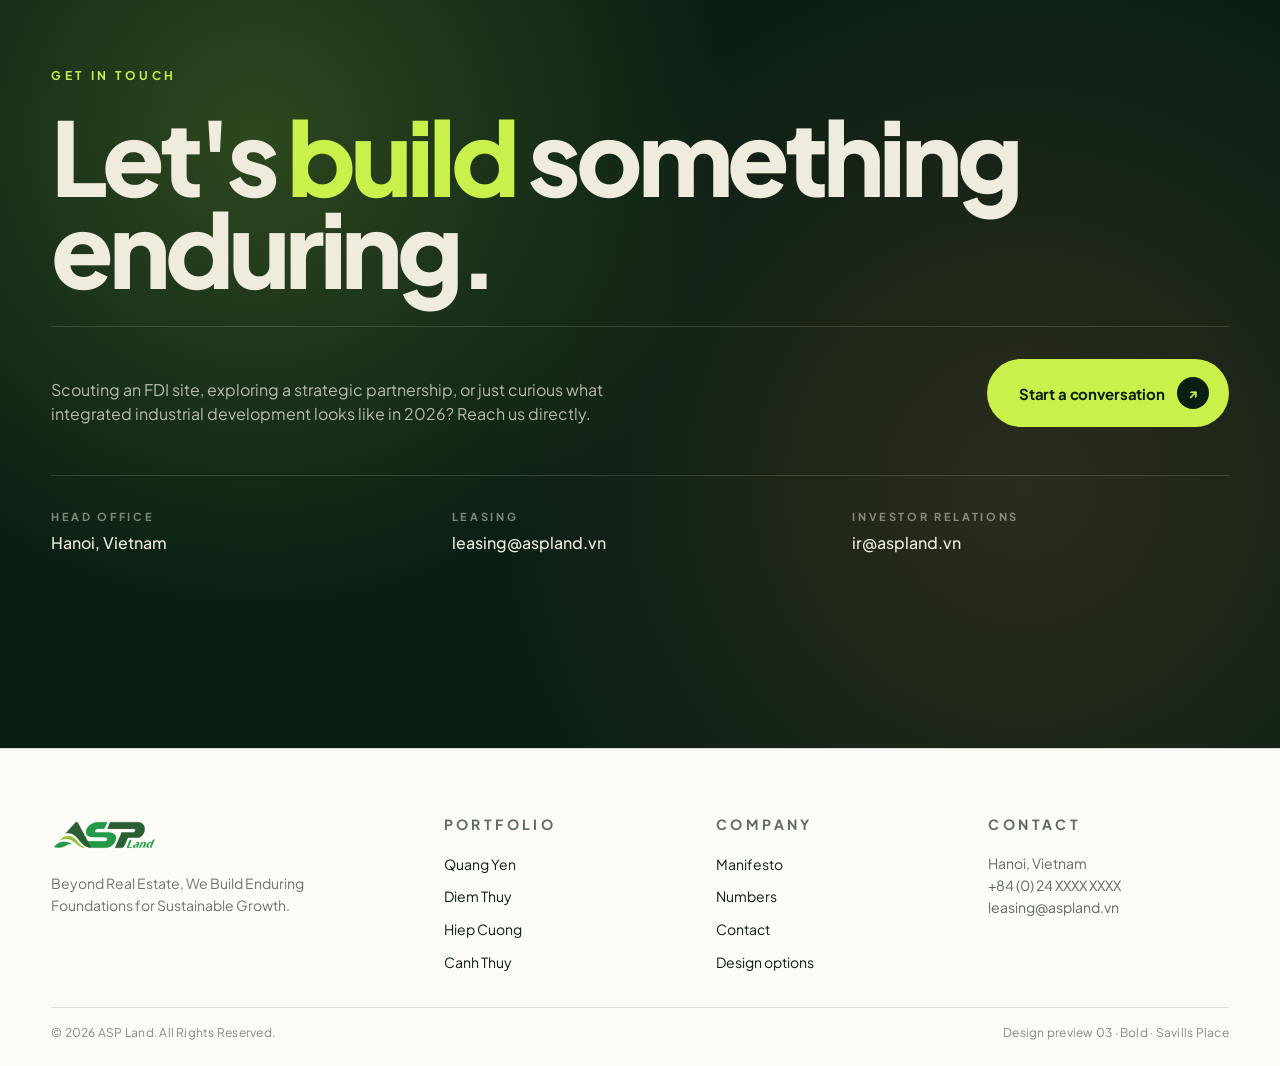
<file: option-3/index.html>
<!DOCTYPE html>
<html lang="en">
<head>
  <meta charset="UTF-8" />
  <meta name="viewport" content="width=device-width, initial-scale=1.0" />
  <title>ASP Land — Bold Preview</title>
  <meta name="description" content="ASP Land — kinetic industrial development for Vietnam's next chapter." />
  <link rel="stylesheet" href="../shared/css/fonts.css" />
  <link rel="stylesheet" href="../shared/css/tokens.css" />
  <link rel="stylesheet" href="../shared/css/reset.css" />
  <link rel="stylesheet" href="css/option-3.css" />
</head>
<body>

  <!-- HEADER -->
  <header class="site-header">
    <a href="../index.html" class="site-header__logo" aria-label="ASP Land home">
      <img src="../shared/brand-graphic/logo.png" alt="ASP Land" />
      <span class="site-header__badge">Est. 2025</span>
    </a>
    <button class="nav-toggle" type="button" aria-label="Open menu" aria-expanded="false" aria-controls="primary-nav">
      <span class="nav-toggle__bar"></span><span class="nav-toggle__bar"></span><span class="nav-toggle__bar"></span>
    </button>
    <nav class="site-nav" id="primary-nav" aria-label="Primary">
      <ul class="site-nav__list">
        <li><a class="site-nav__link" href="#manifesto">Manifesto</a></li>
        <li><a class="site-nav__link" href="#portfolio">Portfolio</a></li>
        <li><a class="site-nav__link" href="#stats">Numbers</a></li>
        <li><a class="site-nav__link" href="#contact">Contact</a></li>
      </ul>
      <div class="lang-switch" role="group" aria-label="Language">
        <button type="button" class="is-active">EN</button>
        <button type="button">VI</button>
      </div>
    </nav>
  </header>
  <div class="nav-backdrop" aria-hidden="true"></div>

  <!-- HERO -->
  <section class="hero">
    <div class="hero__bg-media">
      <img src="../shared/project-img/stock-solar-city-sunset.jpg" alt="" />
    </div>
    <div class="hero__blob hero__blob--1"></div>
    <div class="hero__blob hero__blob--2"></div>

    <div class="hero__topline">
      <span class="label">ASP Land · Bold Direction 2026</span>
      <div class="stats-row">
        <span><strong>04</strong>Industrial parks</span>
        <span><strong>2,232</strong>Hectares</span>
        <span><strong>2035</strong>Vision</span>
      </div>
    </div>

    <div class="hero__title-wrap">
      <h1 class="hero__title">
        <span class="word"><span>We build</span></span><br />
        <span class="word"><span>Vietnam's</span></span><br />
        <span class="word"><span><em>next</em> chapter,</span></span><br />
        <span class="word"><span>hectare by hectare.</span></span>
      </h1>
    </div>

    <div class="hero__meta-row">
      <p>
        A next-generation developer of integrated industrial ecosystems — powering
        Vietnam's rise as the strategic destination for global manufacturing capital.
      </p>
      <div style="display:flex; gap:12px; flex-wrap:wrap;">
        <a href="#portfolio" class="pill-btn">See the portfolio <span class="pill-btn__arrow">↗</span></a>
        <a href="#contact" class="pill-btn pill-btn--ghost">Talk to us <span class="pill-btn__arrow">→</span></a>
      </div>
    </div>
  </section>

  <!-- MANIFESTO -->
  <section class="manifesto" id="manifesto">
    <div class="manifesto__inner">
      <span class="manifesto__label">Manifesto</span>
      <p class="manifesto__body">
        We are not <em>a landlord.</em> We are the <span class="accent-block">infrastructure</span>
        Vietnam's manufacturers plug into when they choose to build here. Land, power, water,
        housing, logistics — <em>one system.</em> Built to hold weight for decades.
      </p>
    </div>
  </section>

  <!-- PORTFOLIO -->
  <section class="portfolio" id="portfolio">
    <div class="portfolio__head">
      <div>
        <p class="eyebrow">01 · Portfolio</p>
        <h2>Four coordinates. <em>One system.</em></h2>
      </div>
      <a href="../option-1/portfolio-industrial.html" class="pill-btn pill-btn--dark">
        Explore all <span class="pill-btn__arrow">↗</span>
      </a>
    </div>

    <div class="portfolio__grid">

      <a href="../option-1/portfolio-quang-yen.html" class="p-card p-card--1">
        <div>
          <span class="p-card__num">01</span>
          <h3 class="p-card__title">Quang Yen<br />Industrial Park</h3>
          <span class="p-card__loc">Quang Ninh · Master planning</span>
        </div>
        <ul class="p-card__meta">
          <li><span>Area</span><strong>1,192 ha</strong></li>
          <li><span>Target</span><strong>Semi · EV</strong></li>
          <li><span>Workforce</span><strong>85,000+</strong></li>
        </ul>
        <span class="p-card__cta">View project <span class="p-card__cta-arrow">↗</span></span>
      </a>

      <a href="../option-1/portfolio-diem-thuy.html" class="p-card p-card--2">
        <div>
          <span class="p-card__num">02</span>
          <h3 class="p-card__title">Diem Thuy<br />Industrial Park</h3>
          <span class="p-card__loc">Thai Nguyen · Operational</span>
        </div>
        <ul class="p-card__meta">
          <li><span>Area</span><strong>350 ha</strong></li>
          <li><span>Target</span><strong>Electronics</strong></li>
          <li><span>Workforce</span><strong>42,000+</strong></li>
        </ul>
        <span class="p-card__cta">View project <span class="p-card__cta-arrow">↗</span></span>
      </a>

      <a href="../option-1/portfolio-hiep-cuong.html" class="p-card p-card--3">
        <div>
          <span class="p-card__num">03</span>
          <h3 class="p-card__title">Hiep Cuong<br />Industrial Park</h3>
          <span class="p-card__loc">Hung Yen · Under construction</span>
        </div>
        <ul class="p-card__meta">
          <li><span>Area</span><strong>410 ha</strong></li>
          <li><span>Target</span><strong>Logistics</strong></li>
          <li><span>Workforce</span><strong>55,000+</strong></li>
        </ul>
        <span class="p-card__cta">View project <span class="p-card__cta-arrow">↗</span></span>
      </a>

      <a href="../option-1/portfolio-canh-thuy.html" class="p-card p-card--4">
        <div>
          <span class="p-card__num">04</span>
          <h3 class="p-card__title">Canh Thuy<br />Industrial Park</h3>
          <span class="p-card__loc">Bac Ninh · Master planning</span>
        </div>
        <ul class="p-card__meta">
          <li><span>Area</span><strong>280 ha</strong></li>
          <li><span>Target</span><strong>Semi · Precision</strong></li>
          <li><span>Workforce</span><strong>32,000+</strong></li>
        </ul>
        <span class="p-card__cta">View project <span class="p-card__cta-arrow">↗</span></span>
      </a>

    </div>
  </section>

  <!-- MOTION STATS -->
  <section class="motion-stats" id="stats">
    <div class="motion-stats__head">
      <p class="eyebrow">02 · The numbers</p>
      <h2>A <em>decade</em> of foundational proof.</h2>
    </div>

    <div class="motion-stats__grid">
      <div class="mstat">
        <div class="mstat__num">2,232</div>
        <h3 class="mstat__title">Hectares under development</h3>
        <p class="mstat__desc">Total land actively planned and developed across four industrial parks in Northern Vietnam.</p>
      </div>
      <div class="mstat">
        <div class="mstat__num">214K<sup>+</sup></div>
        <h3 class="mstat__title">Projected workforce</h3>
        <p class="mstat__desc">Direct manufacturing and support employment supported across the portfolio at full occupancy.</p>
      </div>
      <div class="mstat">
        <div class="mstat__num">40K<sup>B</sup></div>
        <h3 class="mstat__title">Billion VND infrastructure</h3>
        <p class="mstat__desc">Total infrastructure investment already deployed across ASP ecosystem in Northern Vietnam.</p>
      </div>
    </div>
  </section>

  <!-- MARQUEE -->
  <div class="marquee-band">
    <div class="marquee-band__track">
      <span class="marquee-band__item">Beyond real estate</span>
      <span class="marquee-band__item">Enduring foundations</span>
      <span class="marquee-band__item">Sustainable growth</span>
      <span class="marquee-band__item">Vietnam's FDI decade</span>
      <span class="marquee-band__item">Green industrial</span>
      <!-- duplicate -->
      <span class="marquee-band__item">Beyond real estate</span>
      <span class="marquee-band__item">Enduring foundations</span>
      <span class="marquee-band__item">Sustainable growth</span>
      <span class="marquee-band__item">Vietnam's FDI decade</span>
      <span class="marquee-band__item">Green industrial</span>
    </div>
  </div>

  <!-- CALLOUT -->
  <section class="callout">
    <div class="callout__inner">
      <div class="callout__visual">
        <img src="../shared/project-img/stock-aerial-solar-field.jpg" alt="ASP Land flagship" />
        <span class="badge">Flagship</span>
      </div>
      <div class="callout__body">
        <p class="eyebrow">03 · Anchor</p>
        <h2>Vietnam's next mega-ecosystem starts <em>at Quang Yen.</em></h2>
        <p>
          1,192 hectares of integrated industrial-urban development anchored by
          deep-water port access and dedicated 220 kV power capacity. Master-planned
          for semiconductor, EV, and renewable energy anchor tenants.
        </p>
        <div class="stat-strip">
          <div><span>Area</span><strong>1,192 ha</strong></div>
          <div><span>Workforce</span><strong>85K<sup>+</sup></strong></div>
          <div><span>Port distance</span><strong>45 km</strong></div>
        </div>
        <a href="../option-1/portfolio-quang-yen.html" class="pill-btn">Explore Quang Yen <span class="pill-btn__arrow">↗</span></a>
      </div>
    </div>
  </section>

  <!-- BIG CTA / CONTACT -->
  <section class="big-cta" id="contact">
    <div class="big-cta__inner">
      <p class="eyebrow">Get in touch</p>
      <h2>Let's <em>build</em> something enduring.</h2>

      <div class="big-cta__meta">
        <p>Scouting an FDI site, exploring a strategic partnership, or just curious what integrated industrial development looks like in 2026? Reach us directly.</p>
        <a href="../option-1/contact.html" class="pill-btn">Start a conversation <span class="pill-btn__arrow">↗</span></a>
      </div>

      <div class="big-cta__contacts">
        <div><span>Head office</span><strong>Hanoi, Vietnam</strong></div>
        <div><span>Leasing</span><strong>leasing@aspland.vn</strong></div>
        <div><span>Investor relations</span><strong>ir@aspland.vn</strong></div>
      </div>
    </div>
  </section>

  <!-- FOOTER -->
  <footer class="site-footer">
    <div class="site-footer__inner">
      <div class="site-footer__top">
        <div class="site-footer__brand">
          <img src="../shared/brand-graphic/logo.png" alt="ASP Land" />
          <p>Beyond Real Estate, We Build Enduring Foundations for Sustainable Growth.</p>
        </div>
        <div class="footer-col">
          <p class="footer-col__title">Portfolio</p>
          <ul>
            <li><a href="../option-1/portfolio-quang-yen.html">Quang Yen</a></li>
            <li><a href="../option-1/portfolio-diem-thuy.html">Diem Thuy</a></li>
            <li><a href="../option-1/portfolio-hiep-cuong.html">Hiep Cuong</a></li>
            <li><a href="../option-1/portfolio-canh-thuy.html">Canh Thuy</a></li>
          </ul>
        </div>
        <div class="footer-col">
          <p class="footer-col__title">Company</p>
          <ul>
            <li><a href="#manifesto">Manifesto</a></li>
            <li><a href="#stats">Numbers</a></li>
            <li><a href="#contact">Contact</a></li>
            <li><a href="../index.html">Design options</a></li>
          </ul>
        </div>
        <div class="footer-col">
          <p class="footer-col__title">Contact</p>
          <p>Hanoi, Vietnam<br />+84 (0) 24 XXXX XXXX<br />leasing@aspland.vn</p>
        </div>
      </div>
      <div class="site-footer__bottom">
        <span>© 2026 ASP Land. All Rights Reserved.</span>
        <span>Design preview 03 · Bold · Savills Place</span>
      </div>
    </div>
  </footer>

  <script src="../shared/js/site.js"></script>
</body>
</html>
</file>
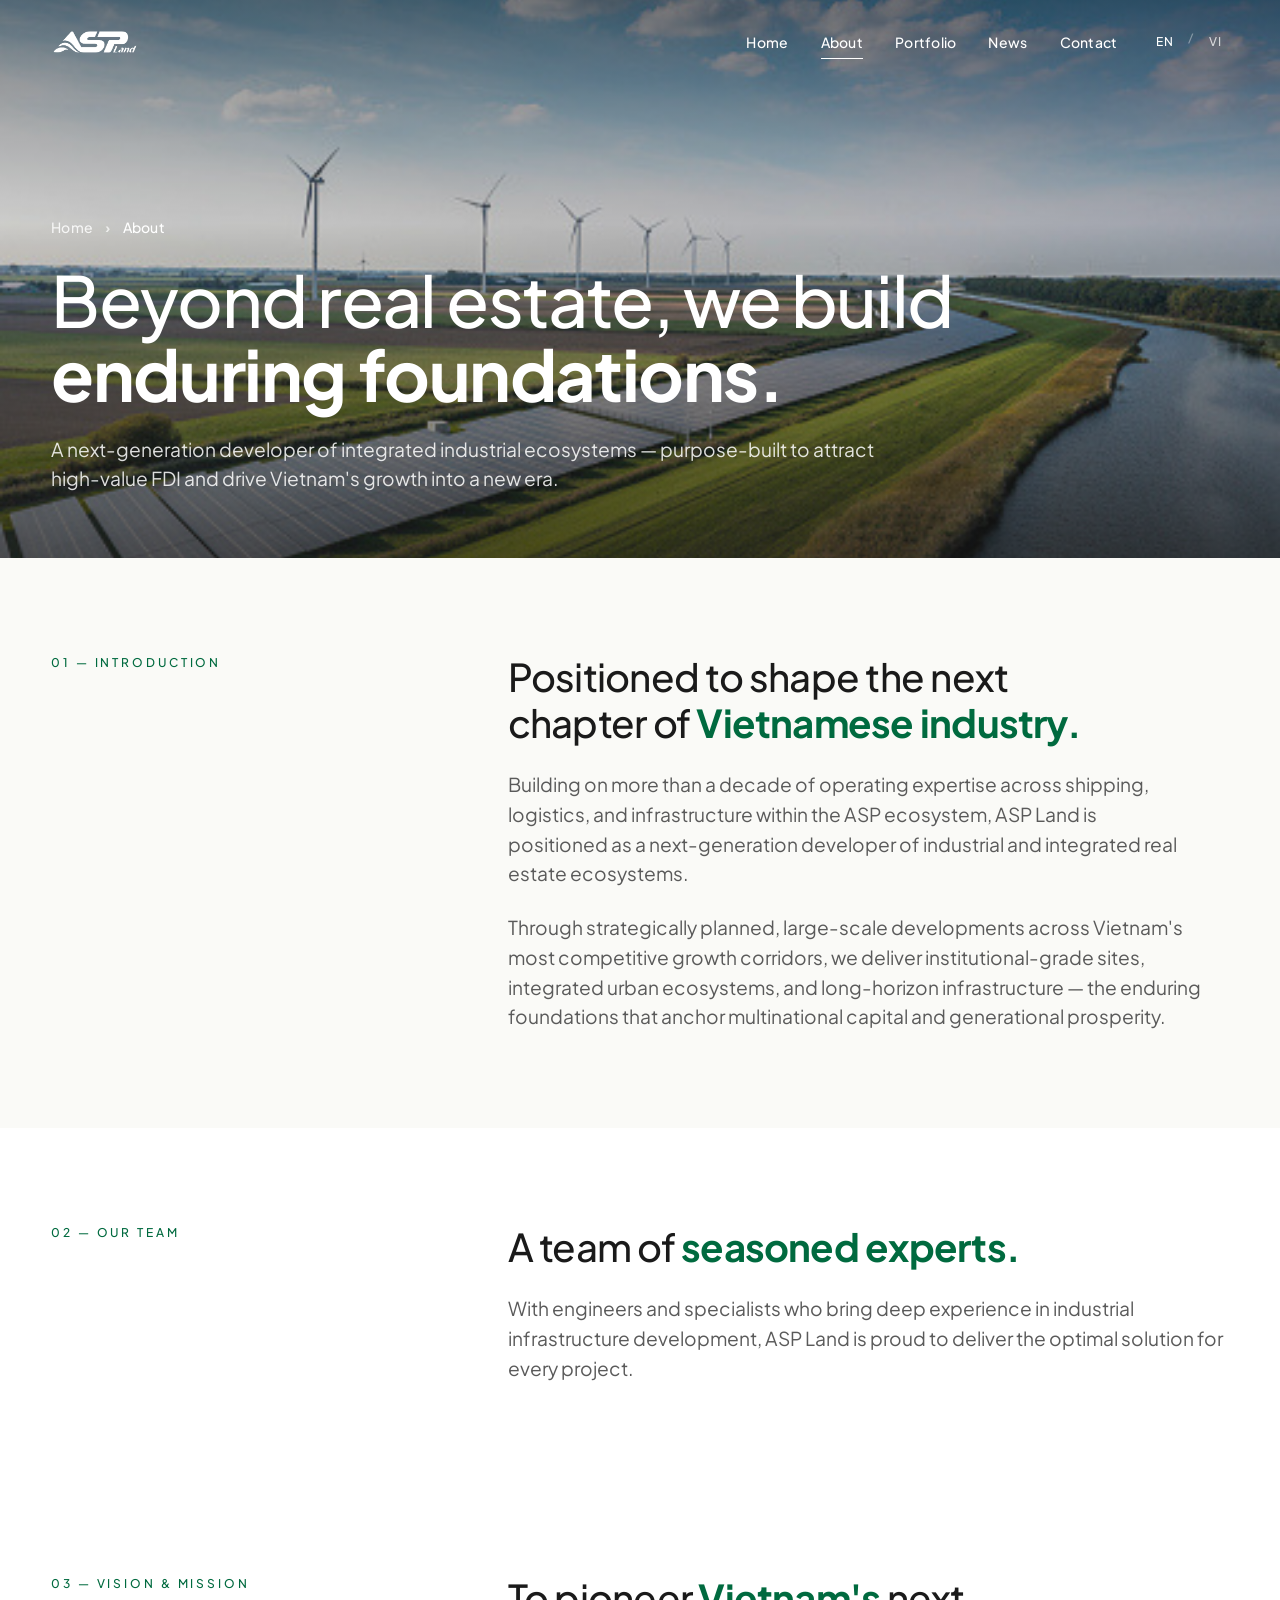
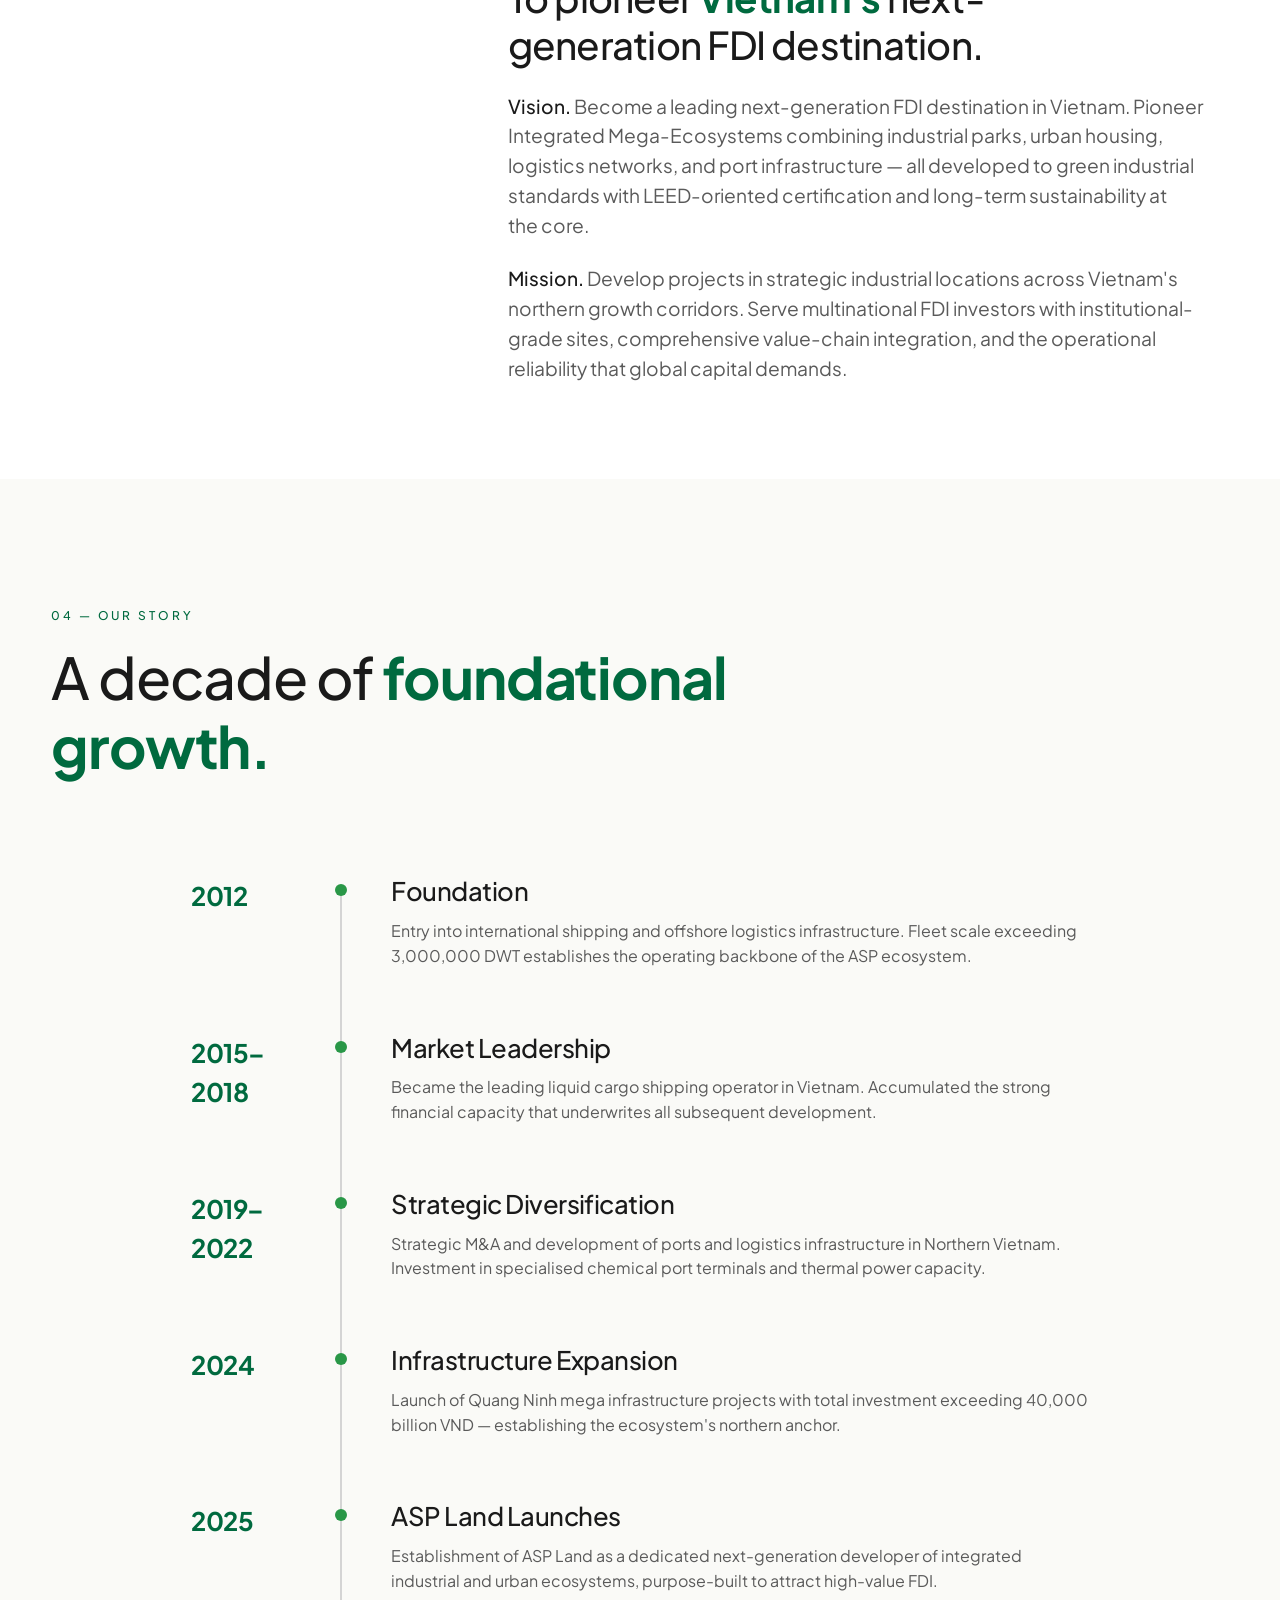
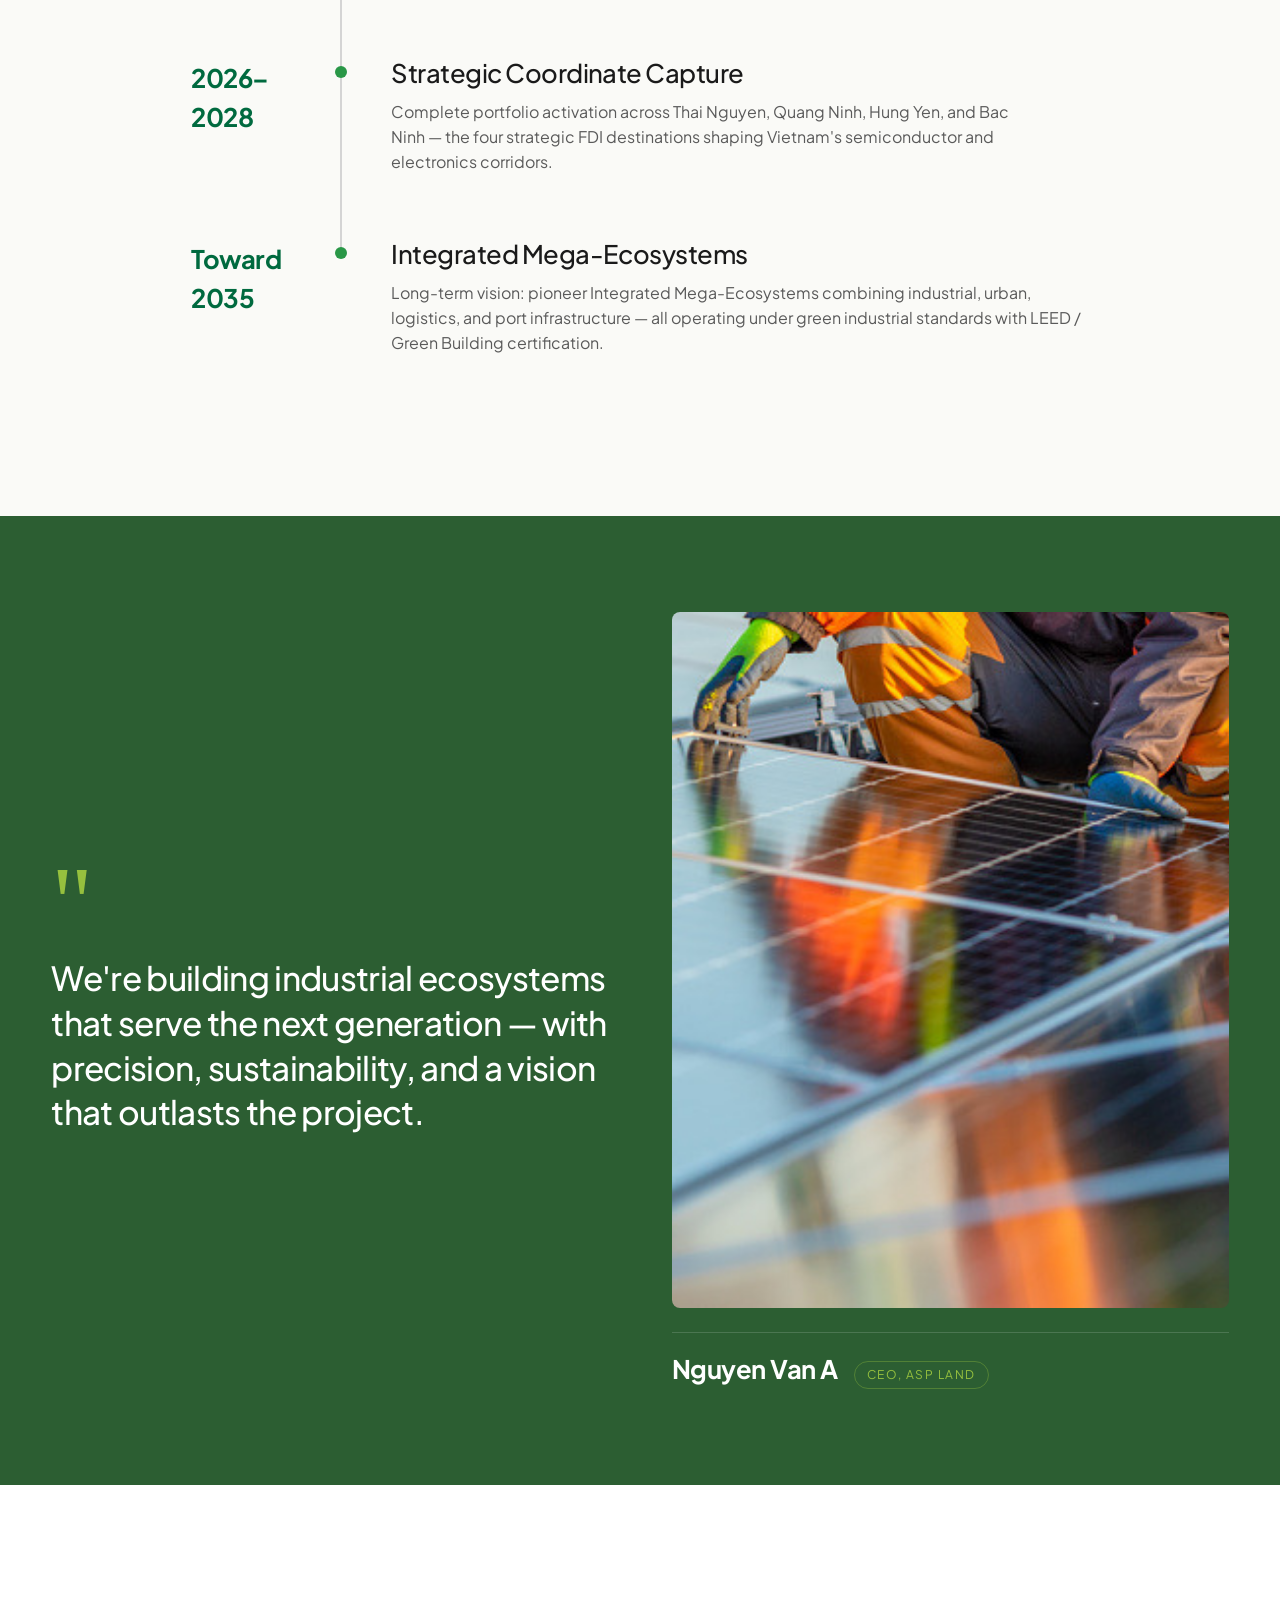
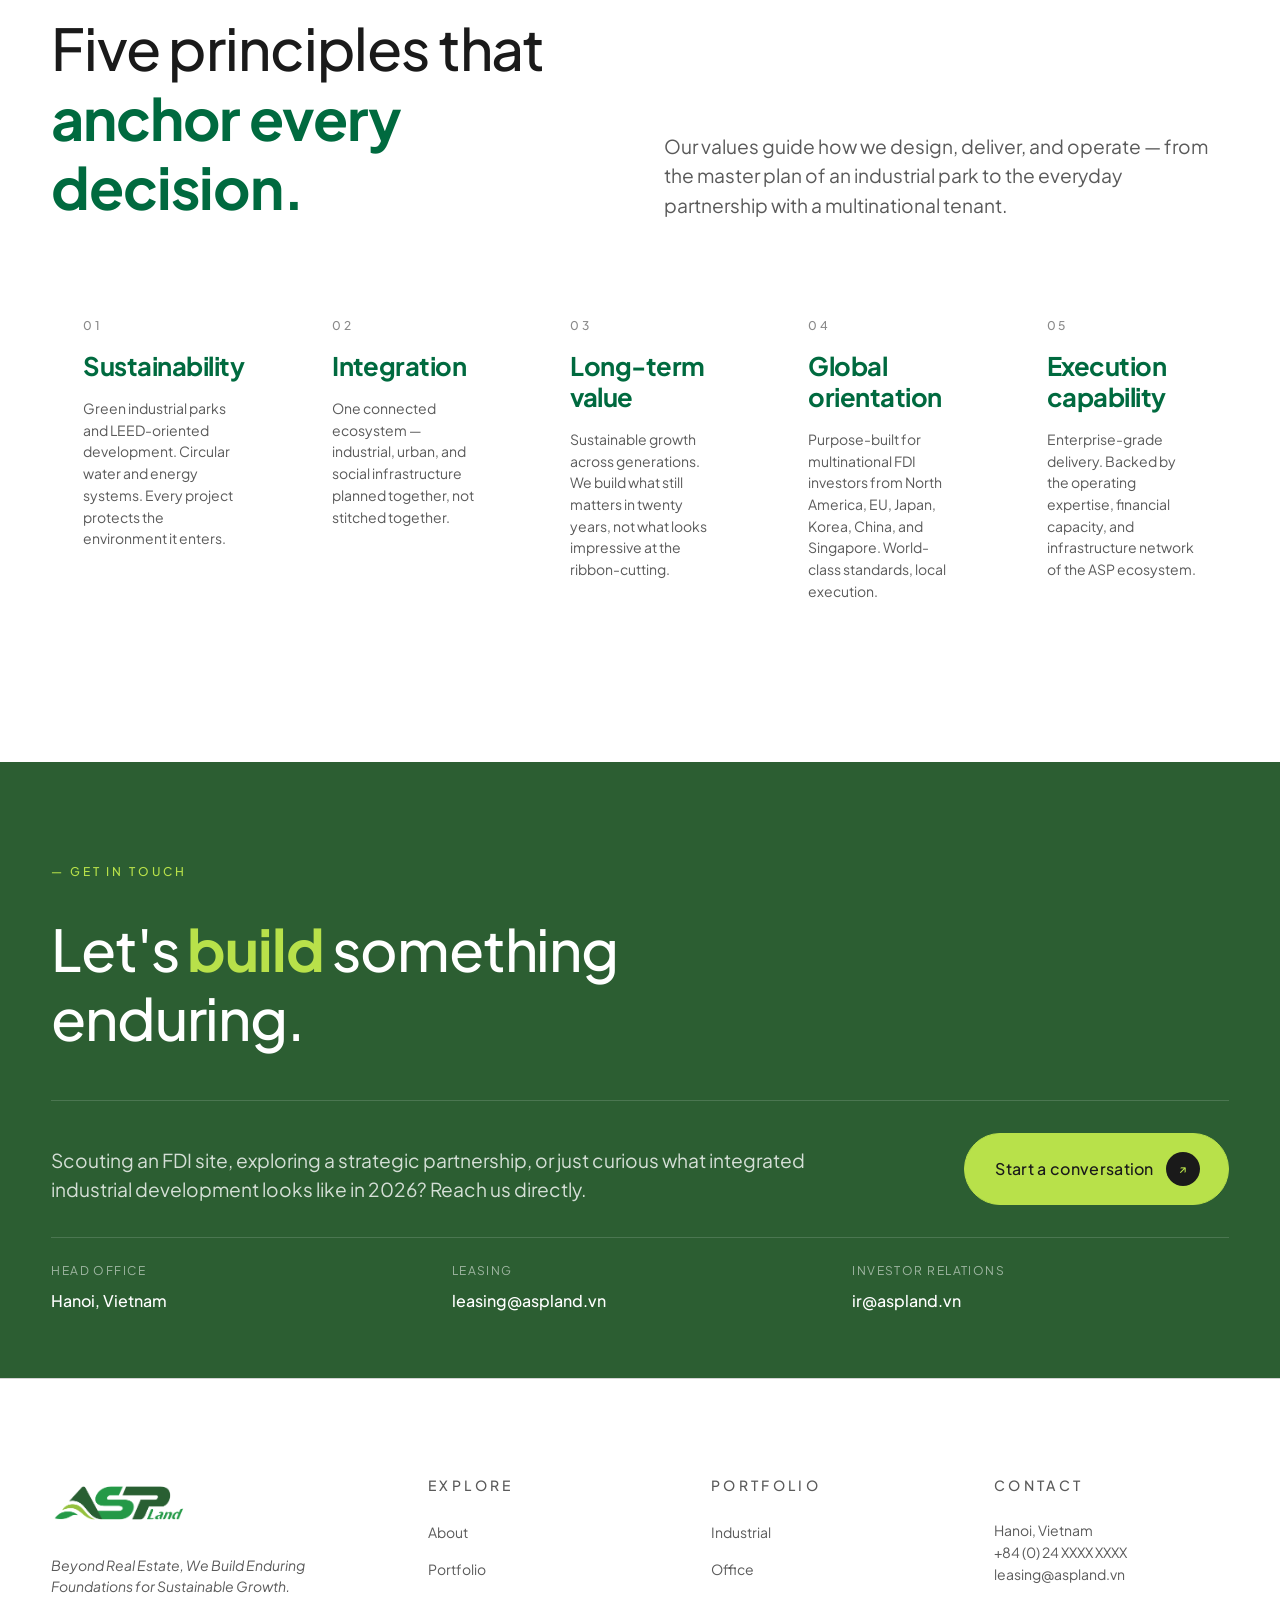
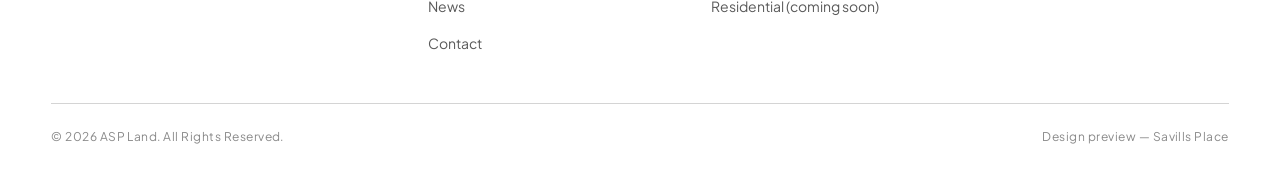
<file: option-1/about.html>
<!DOCTYPE html>
<html lang="en">
<head>
  <meta charset="UTF-8" />
  <meta name="viewport" content="width=device-width, initial-scale=1.0" />
  <title>About — ASP Land</title>
  <meta name="description" content="Building on a strong foundation within the ASP ecosystem — a next-generation developer of integrated industrial and urban real estate." />
  <link rel="stylesheet" href="../shared/css/fonts.css" />
  <link rel="stylesheet" href="../shared/css/tokens.css" />
  <link rel="stylesheet" href="../shared/css/reset.css" />
  <link rel="stylesheet" href="css/option-1.css" />
</head>
<body>

  <header class="site-header">
    <a href="../index.html" class="site-header__logo" aria-label="ASP Land home">
      <img src="../shared/brand-graphic/logo.png" alt="ASP Land" />
    </a>
    <button class="nav-toggle" type="button" aria-label="Open menu" aria-expanded="false" aria-controls="primary-nav">
      <span class="nav-toggle__bar"></span>
      <span class="nav-toggle__bar"></span>
      <span class="nav-toggle__bar"></span>
    </button>
    <nav class="site-nav" id="primary-nav" aria-label="Primary">
      <ul class="site-nav__list">
        <li><a class="site-nav__link" href="index.html">Home</a></li>
        <li><a class="site-nav__link" aria-current="page" href="about.html">About</a></li>
        <li><a class="site-nav__link" href="portfolio-industrial.html">Portfolio</a></li>
        <li><a class="site-nav__link" href="news.html">News</a></li>
        <li><a class="site-nav__link" href="contact.html">Contact</a></li>
      </ul>
      <div class="lang-switch" role="group" aria-label="Language">
        <button type="button" class="is-active">EN</button>
        <span class="lang-switch__divider">/</span>
        <button type="button">VI</button>
      </div>
    </nav>
  </header>
  <div class="nav-backdrop" aria-hidden="true"></div>

  <!-- PAGE HERO -->
  <section class="page-hero">
    <div class="page-hero__media">
      <img src="../shared/project-img/stock-renewable-landscape.jpg" alt="ASP Land — About" />
    </div>
    <div class="page-hero__content">
      <nav class="breadcrumb" aria-label="Breadcrumb">
        <a class="breadcrumb__item" href="index.html">Home</a>
        <span class="breadcrumb__sep" aria-hidden="true">›</span>
        <span class="breadcrumb__item" aria-current="page">About</span>
      </nav>
      <h1 class="page-hero__title">Beyond real estate, we build <em>enduring foundations.</em></h1>
      <p class="page-hero__subtitle">
        A next-generation developer of integrated industrial ecosystems — purpose-built to attract
        high-value FDI and drive Vietnam's growth into a new era.
      </p>
    </div>
  </section>

  <!-- INTRODUCTION -->
  <section class="text-block reveal">
    <div class="text-block__inner">
      <div class="text-block__label">
        <p class="eyebrow">01 — Introduction</p>
      </div>
      <div class="text-block__body">
        <h2>Positioned to shape the next chapter of <em>Vietnamese industry.</em></h2>
        <p>
          Building on more than a decade of operating expertise across shipping, logistics, and
          infrastructure within the ASP ecosystem, ASP Land is positioned as a next-generation
          developer of industrial and integrated real estate ecosystems.
        </p>
        <p>
          Through strategically planned, large-scale developments across Vietnam's most competitive
          growth corridors, we deliver institutional-grade sites, integrated urban ecosystems, and
          long-horizon infrastructure — the enduring foundations that anchor multinational capital
          and generational prosperity.
        </p>
      </div>
    </div>
  </section>

  <!-- OUR TEAM -->
  <section class="text-block reveal" style="background: var(--color-white);">
    <div class="text-block__inner">
      <div class="text-block__label">
        <p class="eyebrow">02 — Our Team</p>
      </div>
      <div class="text-block__body">
        <h2>A team of <em>seasoned experts.</em></h2>
        <p>
          With engineers and specialists who bring deep experience in industrial infrastructure
          development, ASP Land is proud to deliver the optimal solution for every project.
        </p>
      </div>
    </div>
  </section>

  <!-- VISION & MISSION -->
  <section class="text-block reveal" style="background: var(--color-white);">
    <div class="text-block__inner">
      <div class="text-block__label">
        <p class="eyebrow">03 — Vision &amp; Mission</p>
      </div>
      <div class="text-block__body">
        <h2>To pioneer <em>Vietnam's</em> next-generation FDI destination.</h2>
        <p>
          <strong style="color:var(--color-ink);font-weight:500;">Vision.</strong>
          Become a leading next-generation FDI destination in Vietnam. Pioneer Integrated Mega-Ecosystems
          combining industrial parks, urban housing, logistics networks, and port infrastructure —
          all developed to green industrial standards with LEED-oriented certification and long-term
          sustainability at the core.
        </p>
        <p>
          <strong style="color:var(--color-ink);font-weight:500;">Mission.</strong>
          Develop projects in strategic industrial locations across Vietnam's northern growth corridors.
          Serve multinational FDI investors with institutional-grade sites, comprehensive value-chain
          integration, and the operational reliability that global capital demands.
        </p>
      </div>
    </div>
  </section>

  <!-- OUR STORY -->
  <section class="timeline-vertical reveal">
    <div class="timeline-vertical__head">
      <p class="eyebrow">04 — Our Story</p>
      <h2 style="margin-top: var(--space-4);">A decade of <em>foundational growth.</em></h2>
    </div>

    <div class="timeline-vertical__list">
      <div class="timeline-item">
        <div class="timeline-item__year">2012</div>
        <div class="timeline-item__dot"></div>
        <div class="timeline-item__body">
          <h3>Foundation</h3>
          <p>Entry into international shipping and offshore logistics infrastructure. Fleet scale exceeding 3,000,000 DWT establishes the operating backbone of the ASP ecosystem.</p>
        </div>
      </div>

      <div class="timeline-item">
        <div class="timeline-item__year">2015–2018</div>
        <div class="timeline-item__dot"></div>
        <div class="timeline-item__body">
          <h3>Market Leadership</h3>
          <p>Became the leading liquid cargo shipping operator in Vietnam. Accumulated the strong financial capacity that underwrites all subsequent development.</p>
        </div>
      </div>

      <div class="timeline-item">
        <div class="timeline-item__year">2019–2022</div>
        <div class="timeline-item__dot"></div>
        <div class="timeline-item__body">
          <h3>Strategic Diversification</h3>
          <p>Strategic M&amp;A and development of ports and logistics infrastructure in Northern Vietnam. Investment in specialised chemical port terminals and thermal power capacity.</p>
        </div>
      </div>

      <div class="timeline-item">
        <div class="timeline-item__year">2024</div>
        <div class="timeline-item__dot"></div>
        <div class="timeline-item__body">
          <h3>Infrastructure Expansion</h3>
          <p>Launch of Quang Ninh mega infrastructure projects with total investment exceeding 40,000 billion VND — establishing the ecosystem's northern anchor.</p>
        </div>
      </div>

      <div class="timeline-item">
        <div class="timeline-item__year">2025</div>
        <div class="timeline-item__dot"></div>
        <div class="timeline-item__body">
          <h3>ASP Land Launches</h3>
          <p>Establishment of ASP Land as a dedicated next-generation developer of integrated industrial and urban ecosystems, purpose-built to attract high-value FDI.</p>
        </div>
      </div>

      <div class="timeline-item">
        <div class="timeline-item__year">2026–2028</div>
        <div class="timeline-item__dot"></div>
        <div class="timeline-item__body">
          <h3>Strategic Coordinate Capture</h3>
          <p>Complete portfolio activation across Thai Nguyen, Quang Ninh, Hung Yen, and Bac Ninh — the four strategic FDI destinations shaping Vietnam's semiconductor and electronics corridors.</p>
        </div>
      </div>

      <div class="timeline-item">
        <div class="timeline-item__year">Toward 2035</div>
        <div class="timeline-item__dot"></div>
        <div class="timeline-item__body">
          <h3>Integrated Mega-Ecosystems</h3>
          <p>Long-term vision: pioneer Integrated Mega-Ecosystems combining industrial, urban, logistics, and port infrastructure — all operating under green industrial standards with LEED / Green Building certification.</p>
        </div>
      </div>
    </div>
  </section>

  <!-- LEADERSHIP QUOTE -->
  <section class="leadership-quote reveal">
    <div class="leadership-quote__inner">
      <div class="leadership-quote__text">
        <span class="leadership-quote__mark">"</span>
        <blockquote class="leadership-quote__body">
          We're building industrial ecosystems that serve the next generation —
          with precision, sustainability, and a vision that outlasts the project.
        </blockquote>
      </div>
      <figure class="leadership-quote__leader">
        <div class="leadership-quote__photo">
          <img src="../shared/project-img/stock-worker-solar.jpg" alt="Nguyen Van A, CEO of ASP Land" />
        </div>
        <figcaption class="leadership-quote__meta">
          <div class="leadership-quote__name">Nguyen Van A</div>
          <span class="leadership-quote__role">CEO, ASP Land</span>
        </figcaption>
      </figure>
    </div>
  </section>

  <!-- CORE VALUES -->
  <section class="values reveal">
    <div class="values__head">
      <h2>Five principles that <em>anchor every decision.</em></h2>
      <p>
        Our values guide how we design, deliver, and operate — from the master plan of an industrial
        park to the everyday partnership with a multinational tenant.
      </p>
    </div>

    <div class="values__grid">
      <div class="value-card">
        <span class="value-card__number">01</span>
        <h3 class="value-card__title">Sustainability</h3>
        <p class="value-card__desc">Green industrial parks and LEED-oriented development. Circular water and energy systems. Every project protects the environment it enters.</p>
      </div>
      <div class="value-card">
        <span class="value-card__number">02</span>
        <h3 class="value-card__title">Integration</h3>
        <p class="value-card__desc">One connected ecosystem — industrial, urban, and social infrastructure planned together, not stitched together.</p>
      </div>
      <div class="value-card">
        <span class="value-card__number">03</span>
        <h3 class="value-card__title">Long-term value</h3>
        <p class="value-card__desc">Sustainable growth across generations. We build what still matters in twenty years, not what looks impressive at the ribbon-cutting.</p>
      </div>
      <div class="value-card">
        <span class="value-card__number">04</span>
        <h3 class="value-card__title">Global orientation</h3>
        <p class="value-card__desc">Purpose-built for multinational FDI investors from North America, EU, Japan, Korea, China, and Singapore. World-class standards, local execution.</p>
      </div>
      <div class="value-card">
        <span class="value-card__number">05</span>
        <h3 class="value-card__title">Execution capability</h3>
        <p class="value-card__desc">Enterprise-grade delivery. Backed by the operating expertise, financial capacity, and infrastructure network of the ASP ecosystem.</p>
      </div>
    </div>
  </section>

  <!-- CONTACT CTA (dark hero, full-bleed) -->
  <section class="contact-cta contact-cta--dark" id="contact">
    <div class="contact-cta__hero">
      <span class="eyebrow contact-cta__eyebrow">— Get in touch</span>
      <h2 class="contact-cta__title">Let's <em>build</em> something enduring.</h2>
      <div class="contact-cta__row">
        <p class="contact-cta__lead">
          Scouting an FDI site, exploring a strategic partnership, or just curious what
          integrated industrial development looks like in 2026? Reach us directly.
        </p>
        <a href="contact.html" class="pill-btn pill-btn--primary pill-btn--lg">
          Start a conversation <span class="pill-btn__arrow" aria-hidden="true">↗</span>
        </a>
      </div>
      <dl class="contact-cta__grid">
        <div><dt>Head Office</dt><dd>Hanoi, Vietnam</dd></div>
        <div><dt>Leasing</dt><dd>leasing@aspland.vn</dd></div>
        <div><dt>Investor Relations</dt><dd>ir@aspland.vn</dd></div>
      </dl>
    </div>
  </section>

  <!-- FOOTER -->
  <footer class="site-footer">
    <div class="site-footer__inner">
      <div class="site-footer__top">
        <div class="site-footer__brand">
          <img src="../shared/brand-graphic/logo.png" alt="ASP Land" />
          <p class="tagline">Beyond Real Estate, We Build Enduring Foundations for Sustainable Growth.</p>
        </div>
        <div class="footer-col">
          <p class="footer-col__title">Explore</p>
          <ul>
            <li><a href="about.html">About</a></li>
            <li><a href="portfolio-industrial.html">Portfolio</a></li>
            <li><a href="news.html">News</a></li>
            <li><a href="contact.html">Contact</a></li>
          </ul>
        </div>
        <div class="footer-col">
          <p class="footer-col__title">Portfolio</p>
          <ul>
            <li><a href="portfolio-industrial.html">Industrial</a></li>
            <li><a href="portfolio-office.html">Office</a></li>
            <li><a href="#">Residential (coming soon)</a></li>
          </ul>
        </div>
        <div class="footer-col">
          <p class="footer-col__title">Contact</p>
          <p>Hanoi, Vietnam<br />+84 (0) 24 XXXX XXXX<br />leasing@aspland.vn</p>
        </div>
      </div>
      <div class="site-footer__bottom">
        <span>© 2026 ASP Land. All Rights Reserved.</span>
        <span>Design preview — Savills Place</span>
      </div>
    </div>
  </footer>

  <script src="../shared/js/site.js"></script>
</body>
</html>
</file>
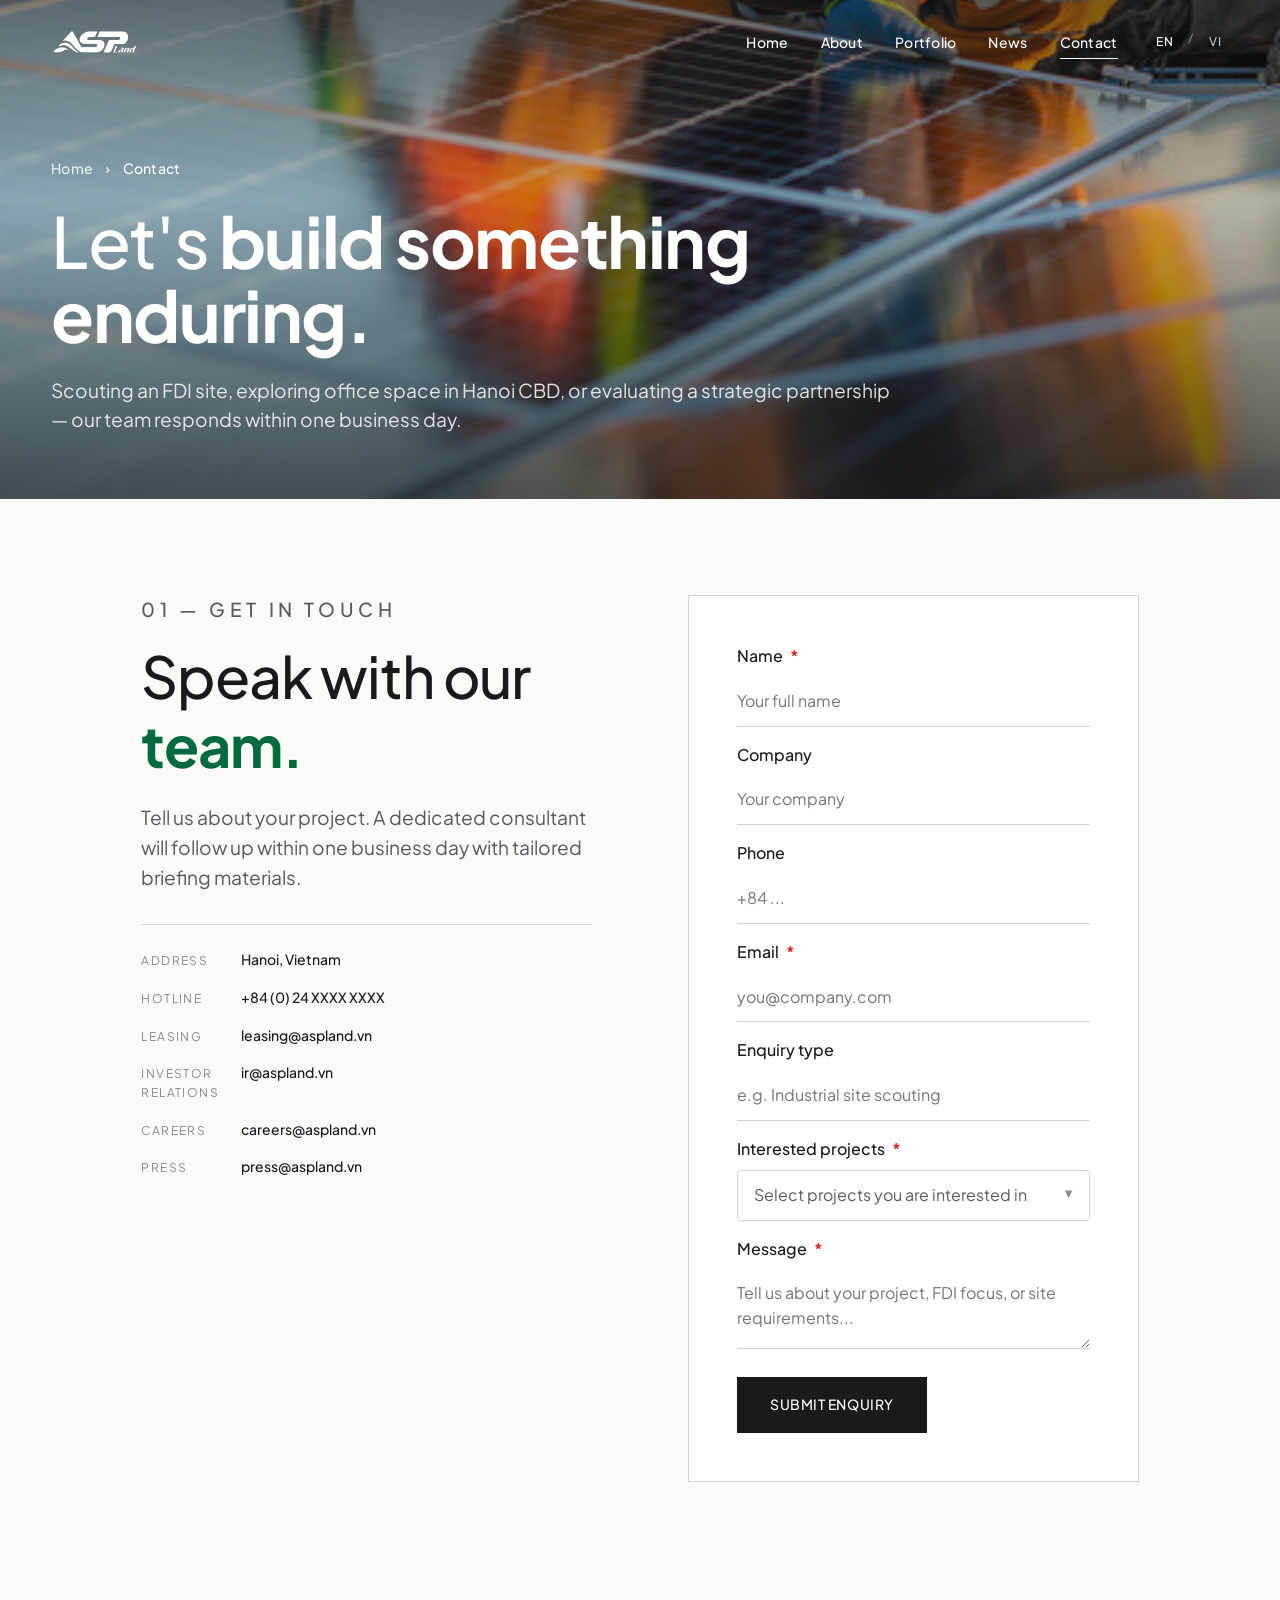
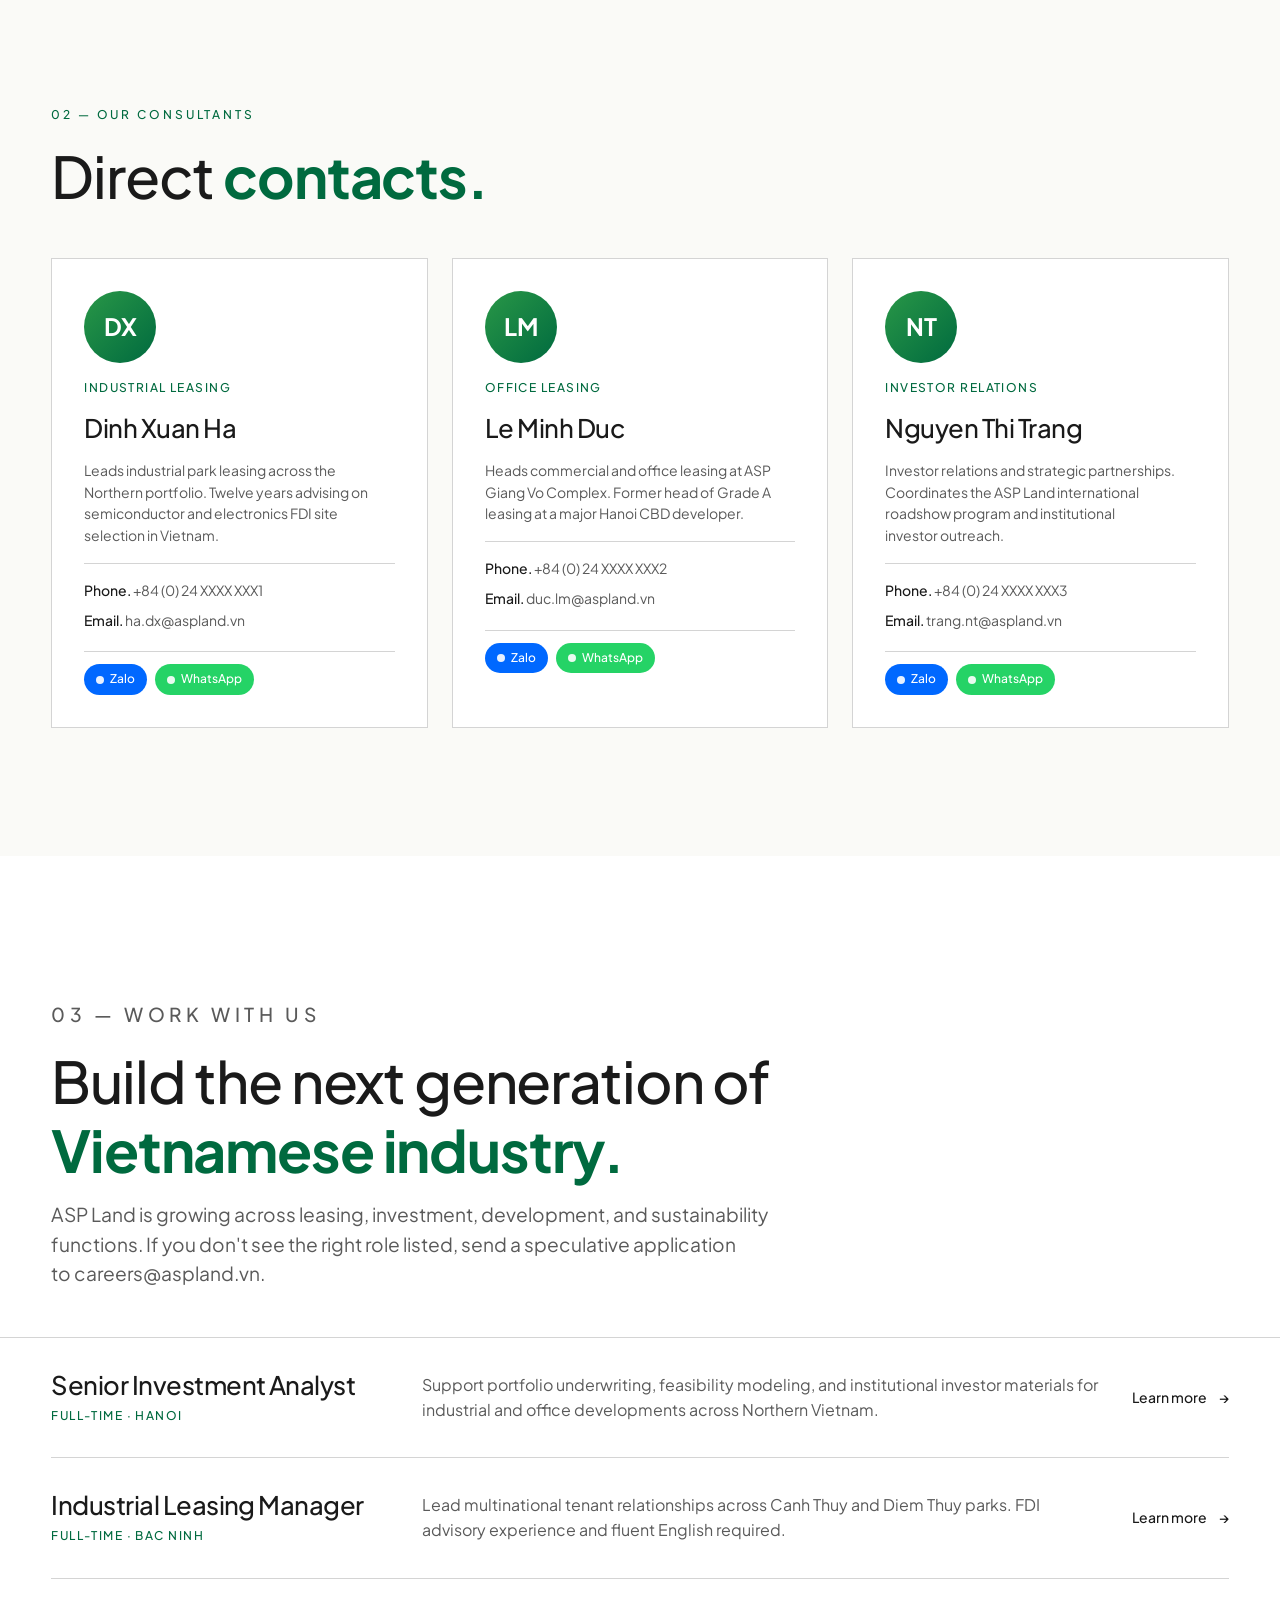
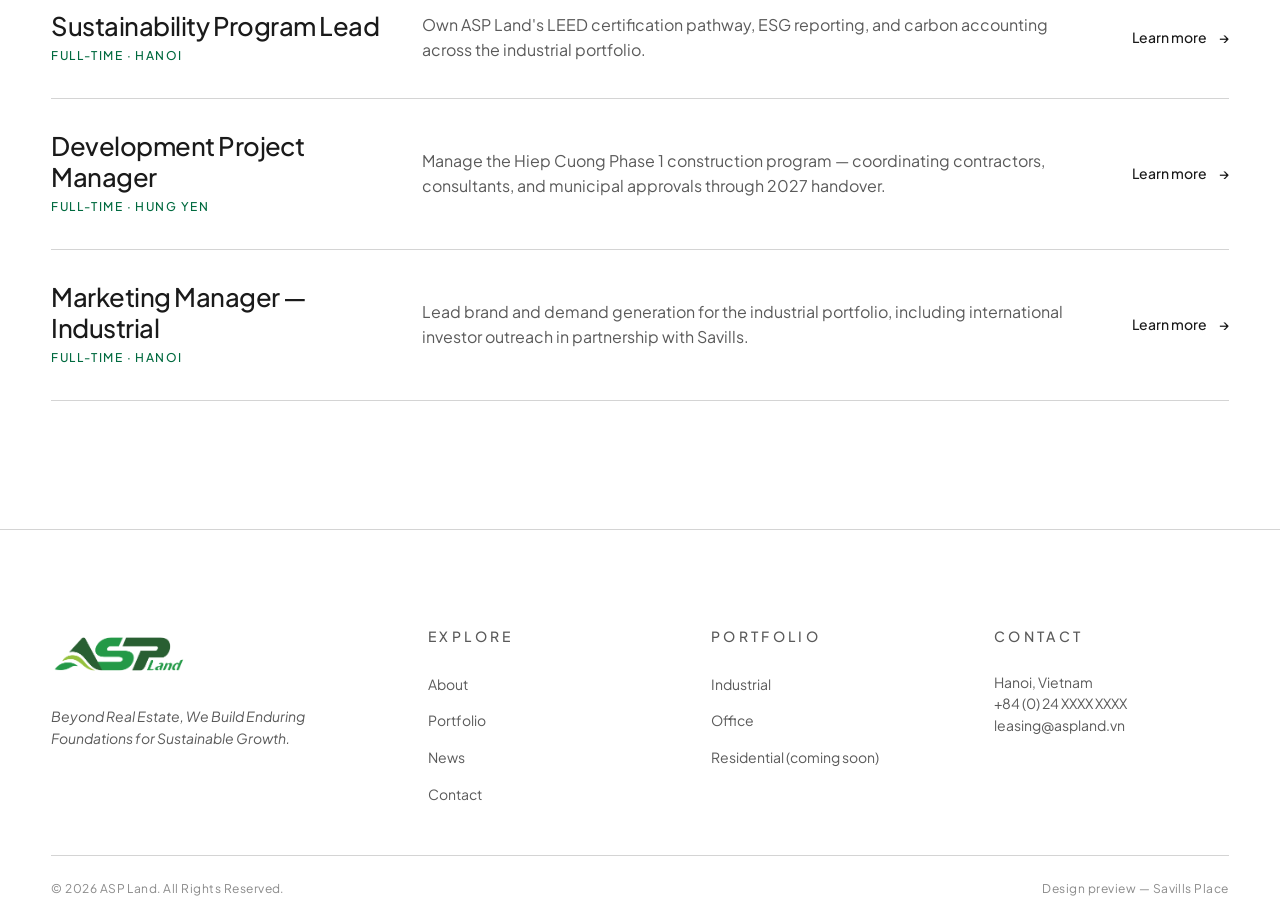
<file: option-1/contact.html>
<!DOCTYPE html>
<html lang="en">
<head>
  <meta charset="UTF-8" />
  <meta name="viewport" content="width=device-width, initial-scale=1.0" />
  <title>Contact — ASP Land</title>
  <meta name="description" content="Get in touch with ASP Land's leasing team, investor relations, or careers. Hanoi, Vietnam." />
  <link rel="stylesheet" href="../shared/css/fonts.css" />
  <link rel="stylesheet" href="../shared/css/tokens.css" />
  <link rel="stylesheet" href="../shared/css/reset.css" />
  <link rel="stylesheet" href="css/option-1.css" />
</head>
<body>

  <header class="site-header">
    <a href="../index.html" class="site-header__logo" aria-label="ASP Land home">
      <img src="../shared/brand-graphic/logo.png" alt="ASP Land" />
    </a>
    <button class="nav-toggle" type="button" aria-label="Open menu" aria-expanded="false" aria-controls="primary-nav">
      <span class="nav-toggle__bar"></span><span class="nav-toggle__bar"></span><span class="nav-toggle__bar"></span>
    </button>
    <nav class="site-nav" id="primary-nav" aria-label="Primary">
      <ul class="site-nav__list">
        <li><a class="site-nav__link" href="index.html">Home</a></li>
        <li><a class="site-nav__link" href="about.html">About</a></li>
        <li><a class="site-nav__link" href="portfolio-industrial.html">Portfolio</a></li>
        <li><a class="site-nav__link" href="news.html">News</a></li>
        <li><a class="site-nav__link" aria-current="page" href="contact.html">Contact</a></li>
      </ul>
      <div class="lang-switch" role="group" aria-label="Language">
        <button type="button" class="is-active">EN</button>
        <span class="lang-switch__divider">/</span>
        <button type="button">VI</button>
      </div>
    </nav>
  </header>
  <div class="nav-backdrop" aria-hidden="true"></div>

  <section class="page-hero" style="min-height: 50vh;">
    <div class="page-hero__media">
      <img src="../shared/project-img/stock-worker-solar.jpg" alt="ASP Land Contact" />
    </div>
    <div class="page-hero__content">
      <nav class="breadcrumb" aria-label="Breadcrumb">
        <a class="breadcrumb__item" href="index.html">Home</a>
        <span class="breadcrumb__sep" aria-hidden="true">›</span>
        <span class="breadcrumb__item" aria-current="page">Contact</span>
      </nav>
      <h1 class="page-hero__title">Let's <em>build something enduring.</em></h1>
      <p class="page-hero__subtitle">
        Scouting an FDI site, exploring office space in Hanoi CBD, or evaluating a strategic partnership —
        our team responds within one business day.
      </p>
    </div>
  </section>

  <!-- CONTACT FORM -->
  <section class="contact-cta reveal">
    <div class="contact-cta__inner">
      <div class="contact-cta__copy">
        <p class="eyebrow" style="margin-bottom:var(--space-4)">01 — Get in touch</p>
        <h2>Speak with our <em>team.</em></h2>
        <p>Tell us about your project. A dedicated consultant will follow up within one business day with tailored briefing materials.</p>

        <dl class="contact-cta__details">
          <div class="detail-row"><dt>Address</dt><dd>Hanoi, Vietnam</dd></div>
          <div class="detail-row"><dt>Hotline</dt><dd>+84 (0) 24 XXXX XXXX</dd></div>
          <div class="detail-row"><dt>Leasing</dt><dd>leasing@aspland.vn</dd></div>
          <div class="detail-row"><dt>Investor relations</dt><dd>ir@aspland.vn</dd></div>
          <div class="detail-row"><dt>Careers</dt><dd>careers@aspland.vn</dd></div>
          <div class="detail-row"><dt>Press</dt><dd>press@aspland.vn</dd></div>
        </dl>
      </div>

      <form class="contact-form contact-form--v2" onsubmit="event.preventDefault(); alert('Thank you — this is a demo form.');">
        <div class="field">
          <label for="cf-name">Name <span class="field__req" aria-hidden="true">*</span></label>
          <input id="cf-name" name="name" type="text" required placeholder="Your full name" />
        </div>
        <div class="field">
          <label for="cf-company">Company</label>
          <input id="cf-company" name="company" type="text" placeholder="Your company" />
        </div>
        <div class="field">
          <label for="cf-phone">Phone</label>
          <input id="cf-phone" name="phone" type="tel" placeholder="+84 ..." />
        </div>
        <div class="field">
          <label for="cf-email">Email <span class="field__req" aria-hidden="true">*</span></label>
          <input id="cf-email" name="email" type="email" required placeholder="you@company.com" />
        </div>
        <div class="field">
          <label for="cf-topic">Enquiry type</label>
          <input id="cf-topic" name="topic" type="text" placeholder="e.g. Industrial site scouting" />
        </div>

        <div class="field">
          <label for="cf-projects">Interested projects <span class="field__req" aria-hidden="true">*</span></label>
          <div class="multi-select" data-multi-select>
            <button type="button" class="multi-select__toggle" data-multi-toggle aria-haspopup="listbox" aria-expanded="false">
              <span class="multi-select__placeholder" data-multi-placeholder>Select projects you are interested in</span>
              <span class="multi-select__caret" aria-hidden="true">▼</span>
            </button>
            <div class="multi-select__menu" role="listbox" aria-multiselectable="true" hidden>
              <label class="multi-select__option multi-select__option--all">
                <input type="checkbox" value="all" data-multi-all /> Interested in all projects
              </label>
              <label class="multi-select__option"><input type="checkbox" value="ASP Quang Yen Industrial Park" data-multi-option /> ASP Quang Yen Industrial Park</label>
              <label class="multi-select__option"><input type="checkbox" value="ASP Diem Thuy Industrial Park" data-multi-option /> ASP Diem Thuy Industrial Park</label>
              <label class="multi-select__option"><input type="checkbox" value="ASP Hiep Cuong Industrial Park" data-multi-option /> ASP Hiep Cuong Industrial Park</label>
              <label class="multi-select__option"><input type="checkbox" value="ASP Canh Thuy Industrial Park" data-multi-option /> ASP Canh Thuy Industrial Park</label>
              <label class="multi-select__option"><input type="checkbox" value="ASP Luong Tai III Industrial Park" data-multi-option /> ASP Luong Tai III Industrial Park</label>
              <label class="multi-select__option"><input type="checkbox" value="ASP Bac Giang Industrial Park" data-multi-option /> ASP Bac Giang Industrial Park</label>
              <label class="multi-select__option"><input type="checkbox" value="ASP Giang Vo Complex (Commercial)" data-multi-option /> ASP Giang Vo Complex (Commercial)</label>
            </div>
            <input type="hidden" name="projects" id="cf-projects" data-multi-value />
          </div>
        </div>

        <div class="field">
          <label for="cf-msg">Message <span class="field__req" aria-hidden="true">*</span></label>
          <textarea id="cf-msg" name="message" required placeholder="Tell us about your project, FDI focus, or site requirements..."></textarea>
        </div>
        <button type="submit" class="btn">Submit enquiry</button>
      </form>
    </div>
  </section>

  <!-- OUR CONSULTANTS -->
  <section class="consultants reveal">
    <div class="consultants__head">
      <p class="eyebrow" style="margin-bottom:var(--space-4)">02 — Our Consultants</p>
      <h2>Direct <em>contacts.</em></h2>
    </div>

    <div class="consultants__grid">
      <div class="consultant-card">
        <div class="consultant-card__avatar">DX</div>
        <p class="consultant-card__role">Industrial Leasing</p>
        <h3 class="consultant-card__name">Dinh Xuan Ha</h3>
        <p style="color: var(--color-text-muted); font-size: var(--fs-small); line-height: var(--lh-base);">
          Leads industrial park leasing across the Northern portfolio. Twelve years advising on
          semiconductor and electronics FDI site selection in Vietnam.
        </p>
        <div class="consultant-card__contact">
          <div><strong>Phone.</strong> +84 (0) 24 XXXX XXX1</div>
          <div><strong>Email.</strong> ha.dx@aspland.vn</div>
          <div class="consultant-card__badges">
            <a href="#" class="channel-badge channel-badge--zalo" aria-label="Contact via Zalo">Zalo</a>
            <a href="#" class="channel-badge channel-badge--whatsapp" aria-label="Contact via WhatsApp">WhatsApp</a>
          </div>
        </div>
      </div>

      <div class="consultant-card">
        <div class="consultant-card__avatar">LM</div>
        <p class="consultant-card__role">Office Leasing</p>
        <h3 class="consultant-card__name">Le Minh Duc</h3>
        <p style="color: var(--color-text-muted); font-size: var(--fs-small); line-height: var(--lh-base);">
          Heads commercial and office leasing at ASP Giang Vo Complex. Former head of Grade A
          leasing at a major Hanoi CBD developer.
        </p>
        <div class="consultant-card__contact">
          <div><strong>Phone.</strong> +84 (0) 24 XXXX XXX2</div>
          <div><strong>Email.</strong> duc.lm@aspland.vn</div>
          <div class="consultant-card__badges">
            <a href="#" class="channel-badge channel-badge--zalo" aria-label="Contact via Zalo">Zalo</a>
            <a href="#" class="channel-badge channel-badge--whatsapp" aria-label="Contact via WhatsApp">WhatsApp</a>
          </div>
        </div>
      </div>

      <div class="consultant-card">
        <div class="consultant-card__avatar">NT</div>
        <p class="consultant-card__role">Investor Relations</p>
        <h3 class="consultant-card__name">Nguyen Thi Trang</h3>
        <p style="color: var(--color-text-muted); font-size: var(--fs-small); line-height: var(--lh-base);">
          Investor relations and strategic partnerships. Coordinates the ASP Land international
          roadshow program and institutional investor outreach.
        </p>
        <div class="consultant-card__contact">
          <div><strong>Phone.</strong> +84 (0) 24 XXXX XXX3</div>
          <div><strong>Email.</strong> trang.nt@aspland.vn</div>
          <div class="consultant-card__badges">
            <a href="#" class="channel-badge channel-badge--zalo" aria-label="Contact via Zalo">Zalo</a>
            <a href="#" class="channel-badge channel-badge--whatsapp" aria-label="Contact via WhatsApp">WhatsApp</a>
          </div>
        </div>
      </div>
    </div>
  </section>

  <!-- WORK WITH US -->
  <section class="jobs reveal">
    <div class="jobs__head">
      <p class="eyebrow" style="margin-bottom:var(--space-4)">03 — Work with us</p>
      <h2>Build the next generation of <em>Vietnamese industry.</em></h2>
      <p>ASP Land is growing across leasing, investment, development, and sustainability functions. If you don't see the right role listed, send a speculative application to careers@aspland.vn.</p>
    </div>

    <div class="jobs__list">
      <a href="#" class="job-row">
        <div>
          <h3 class="job-row__title">Senior Investment Analyst</h3>
          <p class="job-row__type">Full-time · Hanoi</p>
        </div>
        <p class="job-row__desc">Support portfolio underwriting, feasibility modeling, and institutional investor materials for industrial and office developments across Northern Vietnam.</p>
        <span class="job-row__cta">Learn more</span>
      </a>

      <a href="#" class="job-row">
        <div>
          <h3 class="job-row__title">Industrial Leasing Manager</h3>
          <p class="job-row__type">Full-time · Bac Ninh</p>
        </div>
        <p class="job-row__desc">Lead multinational tenant relationships across Canh Thuy and Diem Thuy parks. FDI advisory experience and fluent English required.</p>
        <span class="job-row__cta">Learn more</span>
      </a>

      <a href="#" class="job-row">
        <div>
          <h3 class="job-row__title">Sustainability Program Lead</h3>
          <p class="job-row__type">Full-time · Hanoi</p>
        </div>
        <p class="job-row__desc">Own ASP Land's LEED certification pathway, ESG reporting, and carbon accounting across the industrial portfolio.</p>
        <span class="job-row__cta">Learn more</span>
      </a>

      <a href="#" class="job-row">
        <div>
          <h3 class="job-row__title">Development Project Manager</h3>
          <p class="job-row__type">Full-time · Hung Yen</p>
        </div>
        <p class="job-row__desc">Manage the Hiep Cuong Phase 1 construction program — coordinating contractors, consultants, and municipal approvals through 2027 handover.</p>
        <span class="job-row__cta">Learn more</span>
      </a>

      <a href="#" class="job-row">
        <div>
          <h3 class="job-row__title">Marketing Manager — Industrial</h3>
          <p class="job-row__type">Full-time · Hanoi</p>
        </div>
        <p class="job-row__desc">Lead brand and demand generation for the industrial portfolio, including international investor outreach in partnership with Savills.</p>
        <span class="job-row__cta">Learn more</span>
      </a>
    </div>
  </section>

  <footer class="site-footer">
    <div class="site-footer__inner">
      <div class="site-footer__top">
        <div class="site-footer__brand">
          <img src="../shared/brand-graphic/logo.png" alt="ASP Land" />
          <p class="tagline">Beyond Real Estate, We Build Enduring Foundations for Sustainable Growth.</p>
        </div>
        <div class="footer-col">
          <p class="footer-col__title">Explore</p>
          <ul>
            <li><a href="about.html">About</a></li>
            <li><a href="portfolio-industrial.html">Portfolio</a></li>
            <li><a href="news.html">News</a></li>
            <li><a href="contact.html">Contact</a></li>
          </ul>
        </div>
        <div class="footer-col">
          <p class="footer-col__title">Portfolio</p>
          <ul>
            <li><a href="portfolio-industrial.html">Industrial</a></li>
            <li><a href="portfolio-office.html">Office</a></li>
            <li><a href="#">Residential (coming soon)</a></li>
          </ul>
        </div>
        <div class="footer-col">
          <p class="footer-col__title">Contact</p>
          <p>Hanoi, Vietnam<br />+84 (0) 24 XXXX XXXX<br />leasing@aspland.vn</p>
        </div>
      </div>
      <div class="site-footer__bottom">
        <span>© 2026 ASP Land. All Rights Reserved.</span>
        <span>Design preview — Savills Place</span>
      </div>
    </div>
  </footer>

  <script src="../shared/js/site.js"></script>
</body>
</html>
</file>
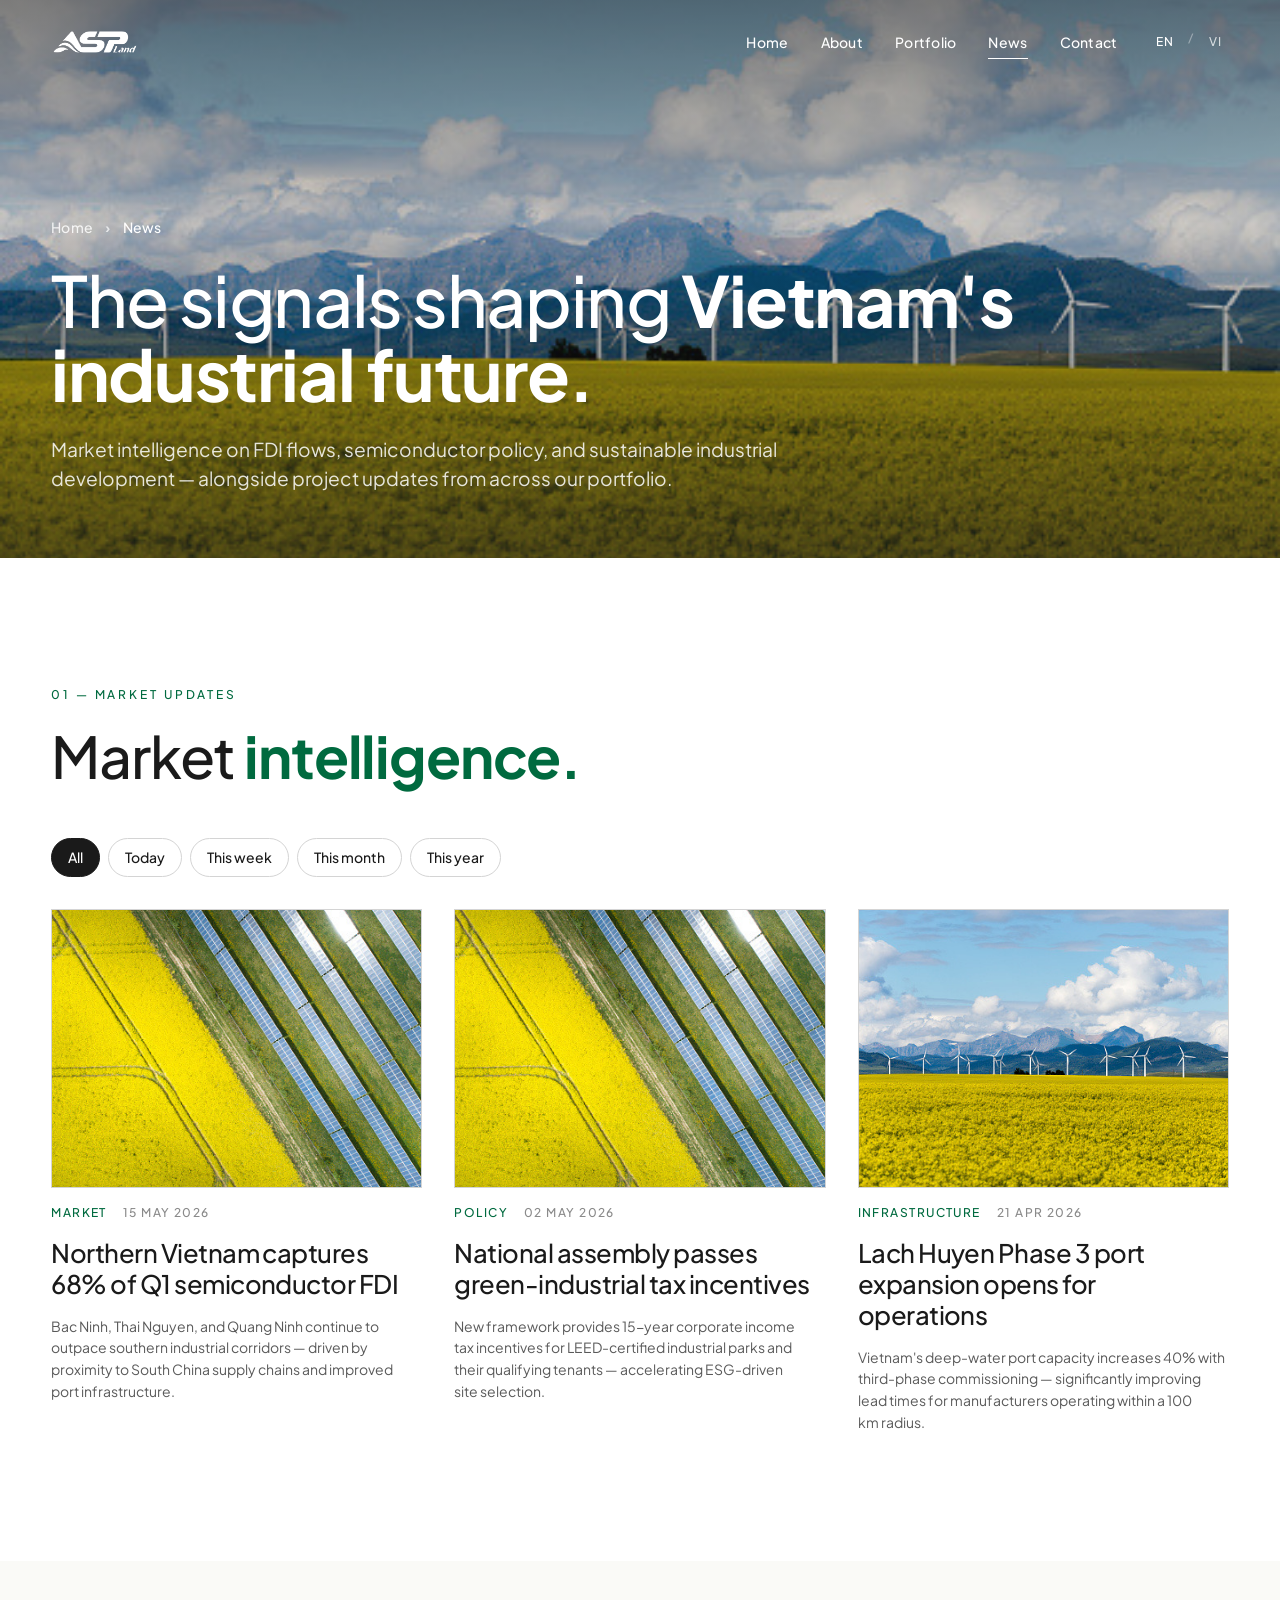
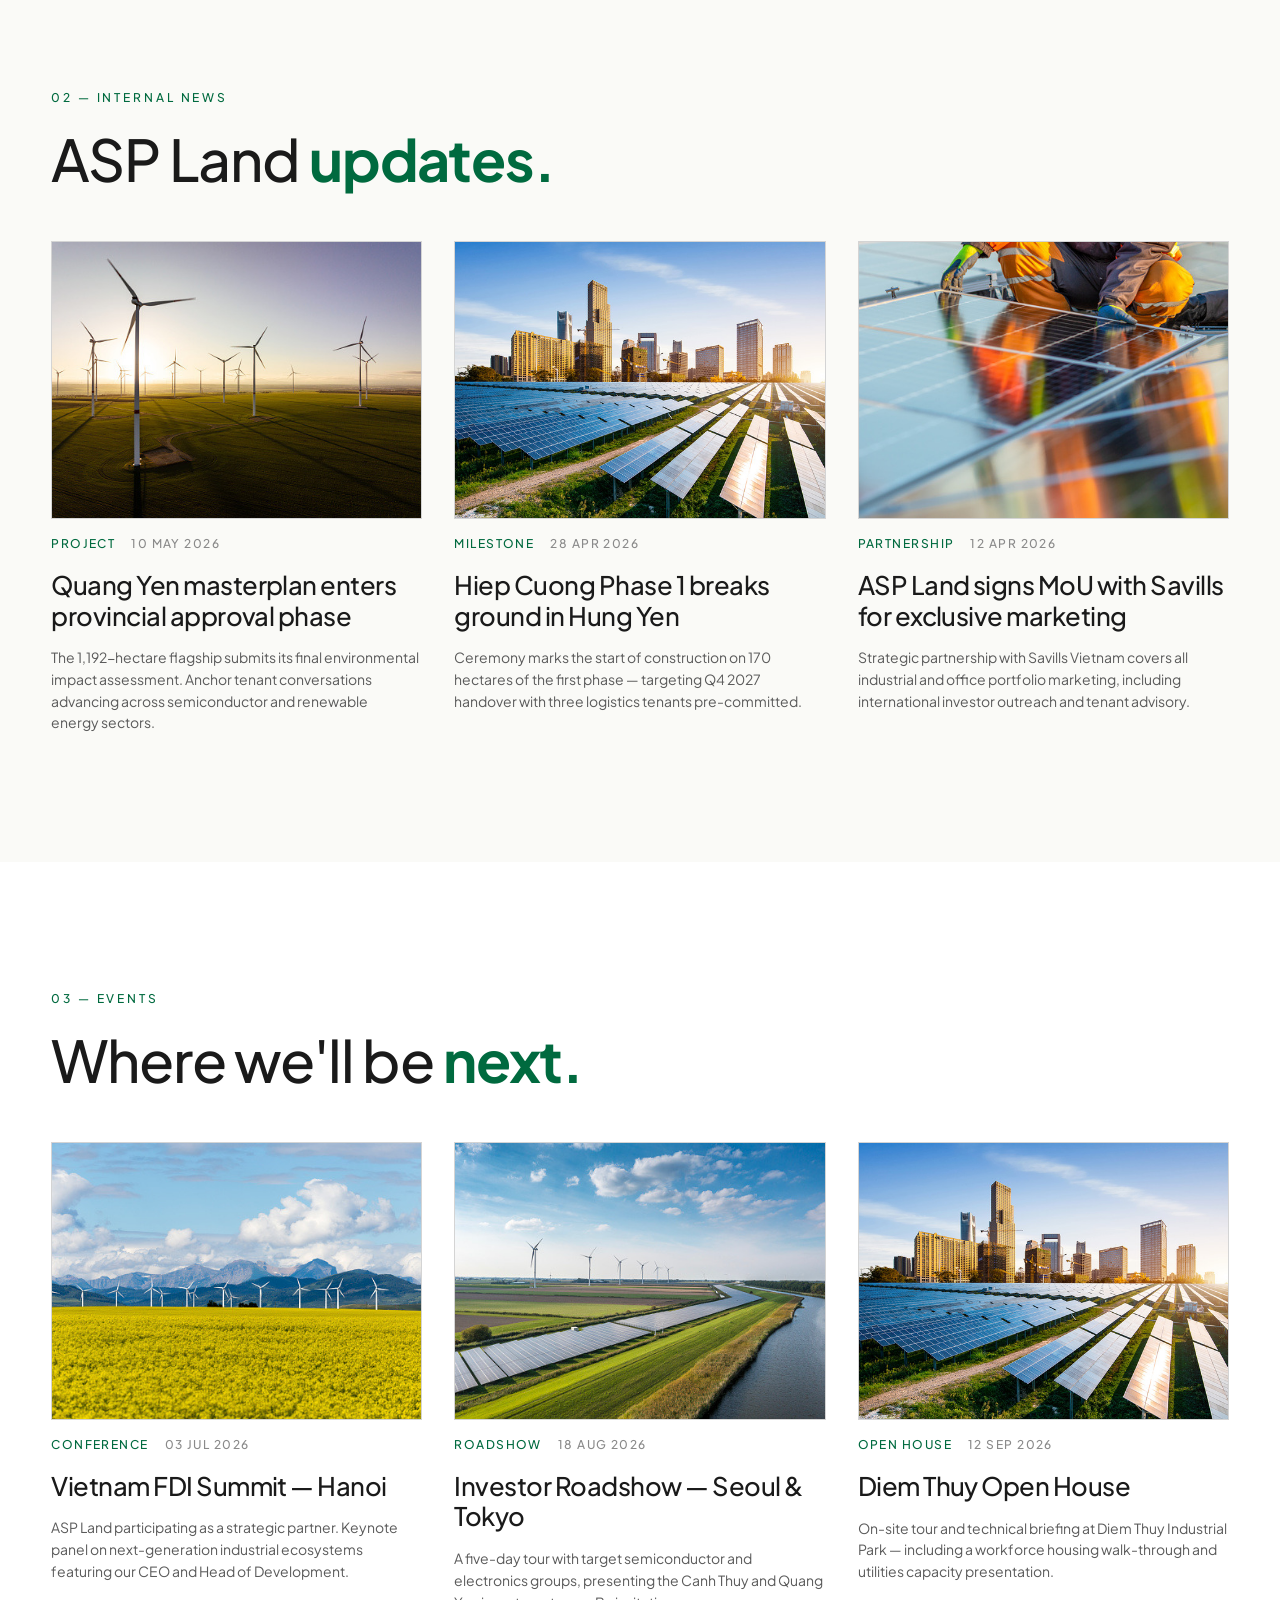
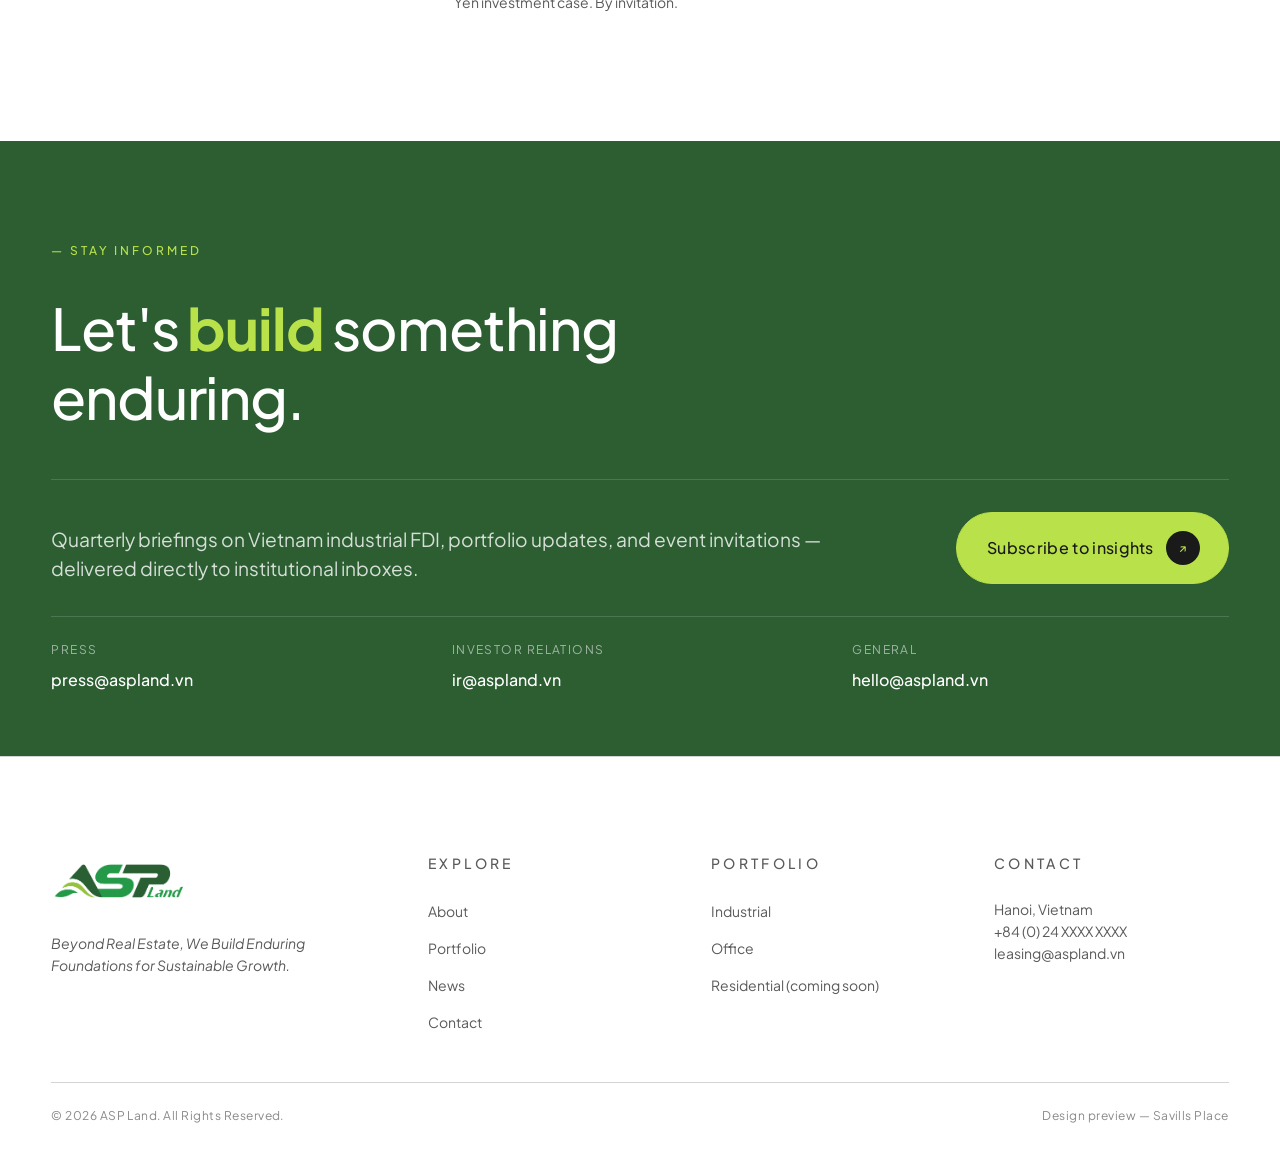
<file: option-1/news.html>
<!DOCTYPE html>
<html lang="en">
<head>
  <meta charset="UTF-8" />
  <meta name="viewport" content="width=device-width, initial-scale=1.0" />
  <title>News — ASP Land</title>
  <meta name="description" content="Market updates, internal news, and events from ASP Land — Vietnam's next-generation industrial developer." />
  <link rel="stylesheet" href="../shared/css/fonts.css" />
  <link rel="stylesheet" href="../shared/css/tokens.css" />
  <link rel="stylesheet" href="../shared/css/reset.css" />
  <link rel="stylesheet" href="css/option-1.css" />
</head>
<body>

  <header class="site-header">
    <a href="../index.html" class="site-header__logo" aria-label="ASP Land home">
      <img src="../shared/brand-graphic/logo.png" alt="ASP Land" />
    </a>
    <button class="nav-toggle" type="button" aria-label="Open menu" aria-expanded="false" aria-controls="primary-nav">
      <span class="nav-toggle__bar"></span><span class="nav-toggle__bar"></span><span class="nav-toggle__bar"></span>
    </button>
    <nav class="site-nav" id="primary-nav" aria-label="Primary">
      <ul class="site-nav__list">
        <li><a class="site-nav__link" href="index.html">Home</a></li>
        <li><a class="site-nav__link" href="about.html">About</a></li>
        <li><a class="site-nav__link" href="portfolio-industrial.html">Portfolio</a></li>
        <li><a class="site-nav__link" aria-current="page" href="news.html">News</a></li>
        <li><a class="site-nav__link" href="contact.html">Contact</a></li>
      </ul>
      <div class="lang-switch" role="group" aria-label="Language">
        <button type="button" class="is-active">EN</button>
        <span class="lang-switch__divider">/</span>
        <button type="button">VI</button>
      </div>
    </nav>
  </header>
  <div class="nav-backdrop" aria-hidden="true"></div>

  <section class="page-hero">
    <div class="page-hero__media">
      <img src="../shared/project-img/stock-turbines-field-mountains.jpg" alt="ASP Land News" />
    </div>
    <div class="page-hero__content">
      <nav class="breadcrumb" aria-label="Breadcrumb">
        <a class="breadcrumb__item" href="index.html">Home</a>
        <span class="breadcrumb__sep" aria-hidden="true">›</span>
        <span class="breadcrumb__item" aria-current="page">News</span>
      </nav>
      <h1 class="page-hero__title">The signals shaping <em>Vietnam's industrial future.</em></h1>
      <p class="page-hero__subtitle">
        Market intelligence on FDI flows, semiconductor policy, and sustainable industrial development —
        alongside project updates from across our portfolio.
      </p>
    </div>
  </section>

  <!-- MARKET UPDATES -->
  <section class="news-section reveal">
    <div class="news-section__head">
      <p class="eyebrow" style="margin-bottom:var(--space-4)">01 — Market Updates</p>
      <h2>Market <em>intelligence.</em></h2>
    </div>

    <div class="news-filter" role="tablist" aria-label="Filter news by date">
      <button type="button" class="news-filter__chip is-active" data-filter="all" role="tab" aria-selected="true">All</button>
      <button type="button" class="news-filter__chip" data-filter="today" role="tab" aria-selected="false">Today</button>
      <button type="button" class="news-filter__chip" data-filter="week" role="tab" aria-selected="false">This week</button>
      <button type="button" class="news-filter__chip" data-filter="month" role="tab" aria-selected="false">This month</button>
      <button type="button" class="news-filter__chip" data-filter="year" role="tab" aria-selected="false">This year</button>
    </div>

    <div class="news-grid">
      <a href="#" class="news-card">
        <div class="news-card__visual"><img src="../shared/project-img/stock-aerial-solar-field.jpg" alt="" /></div>
        <div class="news-card__meta"><span class="news-card__tag">Market</span><span>15 May 2026</span></div>
        <h3 class="news-card__title">Northern Vietnam captures 68% of Q1 semiconductor FDI</h3>
        <p class="news-card__excerpt">Bac Ninh, Thai Nguyen, and Quang Ninh continue to outpace southern industrial corridors — driven by proximity to South China supply chains and improved port infrastructure.</p>
      </a>
      <a href="#" class="news-card">
        <div class="news-card__visual"><img src="../shared/project-img/stock-aerial-solar-field.jpg" alt="" /></div>
        <div class="news-card__meta"><span class="news-card__tag">Policy</span><span>02 May 2026</span></div>
        <h3 class="news-card__title">National assembly passes green-industrial tax incentives</h3>
        <p class="news-card__excerpt">New framework provides 15-year corporate income tax incentives for LEED-certified industrial parks and their qualifying tenants — accelerating ESG-driven site selection.</p>
      </a>
      <a href="#" class="news-card">
        <div class="news-card__visual"><img src="../shared/project-img/stock-turbines-field-mountains.jpg" alt="" /></div>
        <div class="news-card__meta"><span class="news-card__tag">Infrastructure</span><span>21 Apr 2026</span></div>
        <h3 class="news-card__title">Lach Huyen Phase 3 port expansion opens for operations</h3>
        <p class="news-card__excerpt">Vietnam's deep-water port capacity increases 40% with third-phase commissioning — significantly improving lead times for manufacturers operating within a 100 km radius.</p>
      </a>
    </div>
  </section>

  <!-- INTERNAL NEWS -->
  <section class="news-section reveal" style="background: var(--color-bg-soft);">
    <div class="news-section__head">
      <p class="eyebrow" style="margin-bottom:var(--space-4)">02 — Internal News</p>
      <h2>ASP Land <em>updates.</em></h2>
    </div>
    <div class="news-grid">
      <a href="#" class="news-card">
        <div class="news-card__visual"><img src="../shared/project-img/stock-turbines-sunset.jpg" alt="" /></div>
        <div class="news-card__meta"><span class="news-card__tag">Project</span><span>10 May 2026</span></div>
        <h3 class="news-card__title">Quang Yen masterplan enters provincial approval phase</h3>
        <p class="news-card__excerpt">The 1,192-hectare flagship submits its final environmental impact assessment. Anchor tenant conversations advancing across semiconductor and renewable energy sectors.</p>
      </a>
      <a href="#" class="news-card">
        <div class="news-card__visual"><img src="../shared/project-img/stock-solar-city-sunset.jpg" alt="" /></div>
        <div class="news-card__meta"><span class="news-card__tag">Milestone</span><span>28 Apr 2026</span></div>
        <h3 class="news-card__title">Hiep Cuong Phase 1 breaks ground in Hung Yen</h3>
        <p class="news-card__excerpt">Ceremony marks the start of construction on 170 hectares of the first phase — targeting Q4 2027 handover with three logistics tenants pre-committed.</p>
      </a>
      <a href="#" class="news-card">
        <div class="news-card__visual"><img src="../shared/project-img/stock-worker-solar.jpg" alt="" /></div>
        <div class="news-card__meta"><span class="news-card__tag">Partnership</span><span>12 Apr 2026</span></div>
        <h3 class="news-card__title">ASP Land signs MoU with Savills for exclusive marketing</h3>
        <p class="news-card__excerpt">Strategic partnership with Savills Vietnam covers all industrial and office portfolio marketing, including international investor outreach and tenant advisory.</p>
      </a>
    </div>
  </section>

  <!-- EVENTS -->
  <section class="news-section reveal">
    <div class="news-section__head">
      <p class="eyebrow" style="margin-bottom:var(--space-4)">03 — Events</p>
      <h2>Where we'll be <em>next.</em></h2>
    </div>
    <div class="news-grid">
      <a href="#" class="news-card">
        <div class="news-card__visual"><img src="../shared/project-img/stock-turbines-field-mountains.jpg" alt="" /></div>
        <div class="news-card__meta"><span class="news-card__tag">Conference</span><span>03 Jul 2026</span></div>
        <h3 class="news-card__title">Vietnam FDI Summit — Hanoi</h3>
        <p class="news-card__excerpt">ASP Land participating as a strategic partner. Keynote panel on next-generation industrial ecosystems featuring our CEO and Head of Development.</p>
      </a>
      <a href="#" class="news-card">
        <div class="news-card__visual"><img src="../shared/project-img/stock-renewable-landscape.jpg" alt="" /></div>
        <div class="news-card__meta"><span class="news-card__tag">Roadshow</span><span>18 Aug 2026</span></div>
        <h3 class="news-card__title">Investor Roadshow — Seoul &amp; Tokyo</h3>
        <p class="news-card__excerpt">A five-day tour with target semiconductor and electronics groups, presenting the Canh Thuy and Quang Yen investment case. By invitation.</p>
      </a>
      <a href="#" class="news-card">
        <div class="news-card__visual"><img src="../shared/project-img/stock-solar-city-sunset.jpg" alt="" /></div>
        <div class="news-card__meta"><span class="news-card__tag">Open house</span><span>12 Sep 2026</span></div>
        <h3 class="news-card__title">Diem Thuy Open House</h3>
        <p class="news-card__excerpt">On-site tour and technical briefing at Diem Thuy Industrial Park — including a workforce housing walk-through and utilities capacity presentation.</p>
      </a>
    </div>
  </section>

  <section class="contact-cta contact-cta--dark" id="contact">
    <div class="contact-cta__hero">
      <span class="eyebrow contact-cta__eyebrow">— Stay informed</span>
      <h2 class="contact-cta__title">Let's <em>build</em> something enduring.</h2>
      <div class="contact-cta__row">
        <p class="contact-cta__lead">
          Quarterly briefings on Vietnam industrial FDI, portfolio updates, and event
          invitations — delivered directly to institutional inboxes.
        </p>
        <a href="contact.html" class="pill-btn pill-btn--primary pill-btn--lg">
          Subscribe to insights <span class="pill-btn__arrow" aria-hidden="true">↗</span>
        </a>
      </div>
      <dl class="contact-cta__grid">
        <div><dt>Press</dt><dd>press@aspland.vn</dd></div>
        <div><dt>Investor Relations</dt><dd>ir@aspland.vn</dd></div>
        <div><dt>General</dt><dd>hello@aspland.vn</dd></div>
      </dl>
    </div>
  </section>

  <footer class="site-footer">
    <div class="site-footer__inner">
      <div class="site-footer__top">
        <div class="site-footer__brand">
          <img src="../shared/brand-graphic/logo.png" alt="ASP Land" />
          <p class="tagline">Beyond Real Estate, We Build Enduring Foundations for Sustainable Growth.</p>
        </div>
        <div class="footer-col">
          <p class="footer-col__title">Explore</p>
          <ul>
            <li><a href="about.html">About</a></li>
            <li><a href="portfolio-industrial.html">Portfolio</a></li>
            <li><a href="news.html">News</a></li>
            <li><a href="contact.html">Contact</a></li>
          </ul>
        </div>
        <div class="footer-col">
          <p class="footer-col__title">Portfolio</p>
          <ul>
            <li><a href="portfolio-industrial.html">Industrial</a></li>
            <li><a href="portfolio-office.html">Office</a></li>
            <li><a href="#">Residential (coming soon)</a></li>
          </ul>
        </div>
        <div class="footer-col">
          <p class="footer-col__title">Contact</p>
          <p>Hanoi, Vietnam<br />+84 (0) 24 XXXX XXXX<br />leasing@aspland.vn</p>
        </div>
      </div>
      <div class="site-footer__bottom">
        <span>© 2026 ASP Land. All Rights Reserved.</span>
        <span>Design preview — Savills Place</span>
      </div>
    </div>
  </footer>

  <script src="../shared/js/site.js"></script>
</body>
</html>
</file>
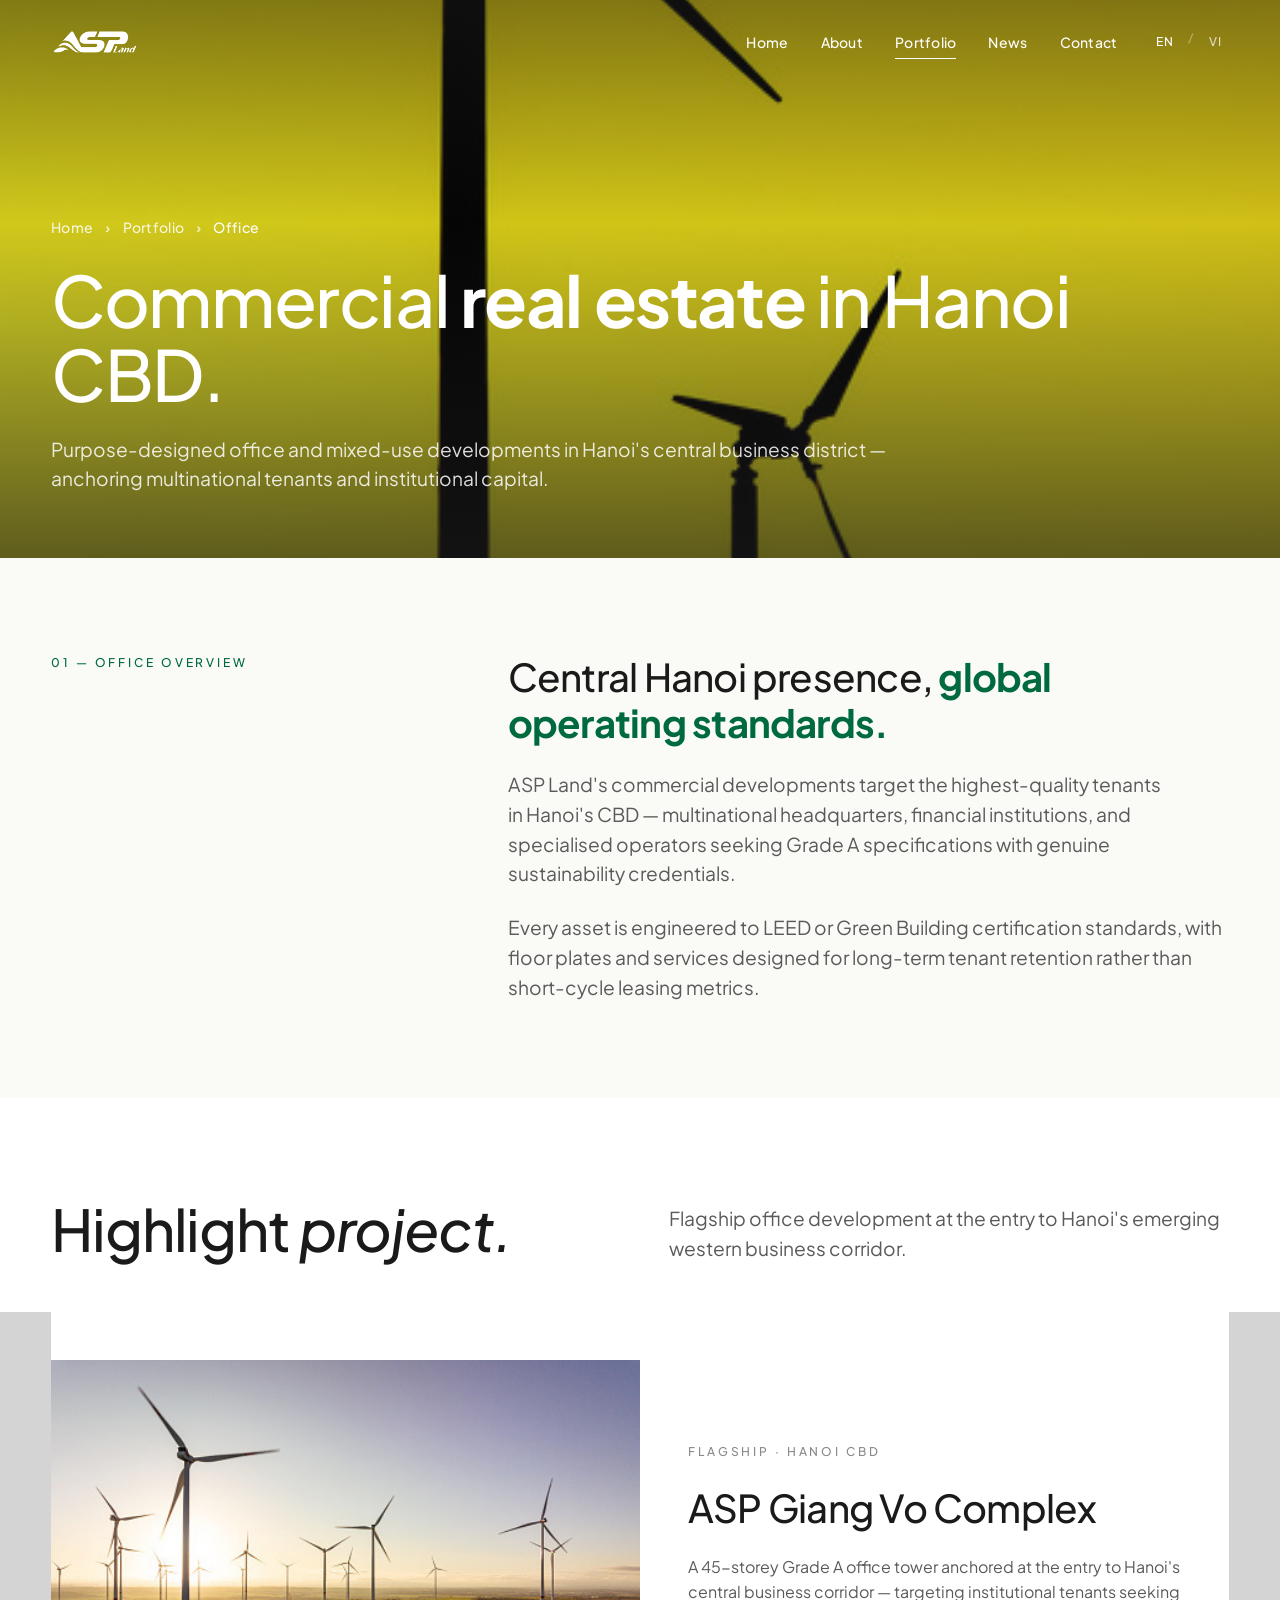
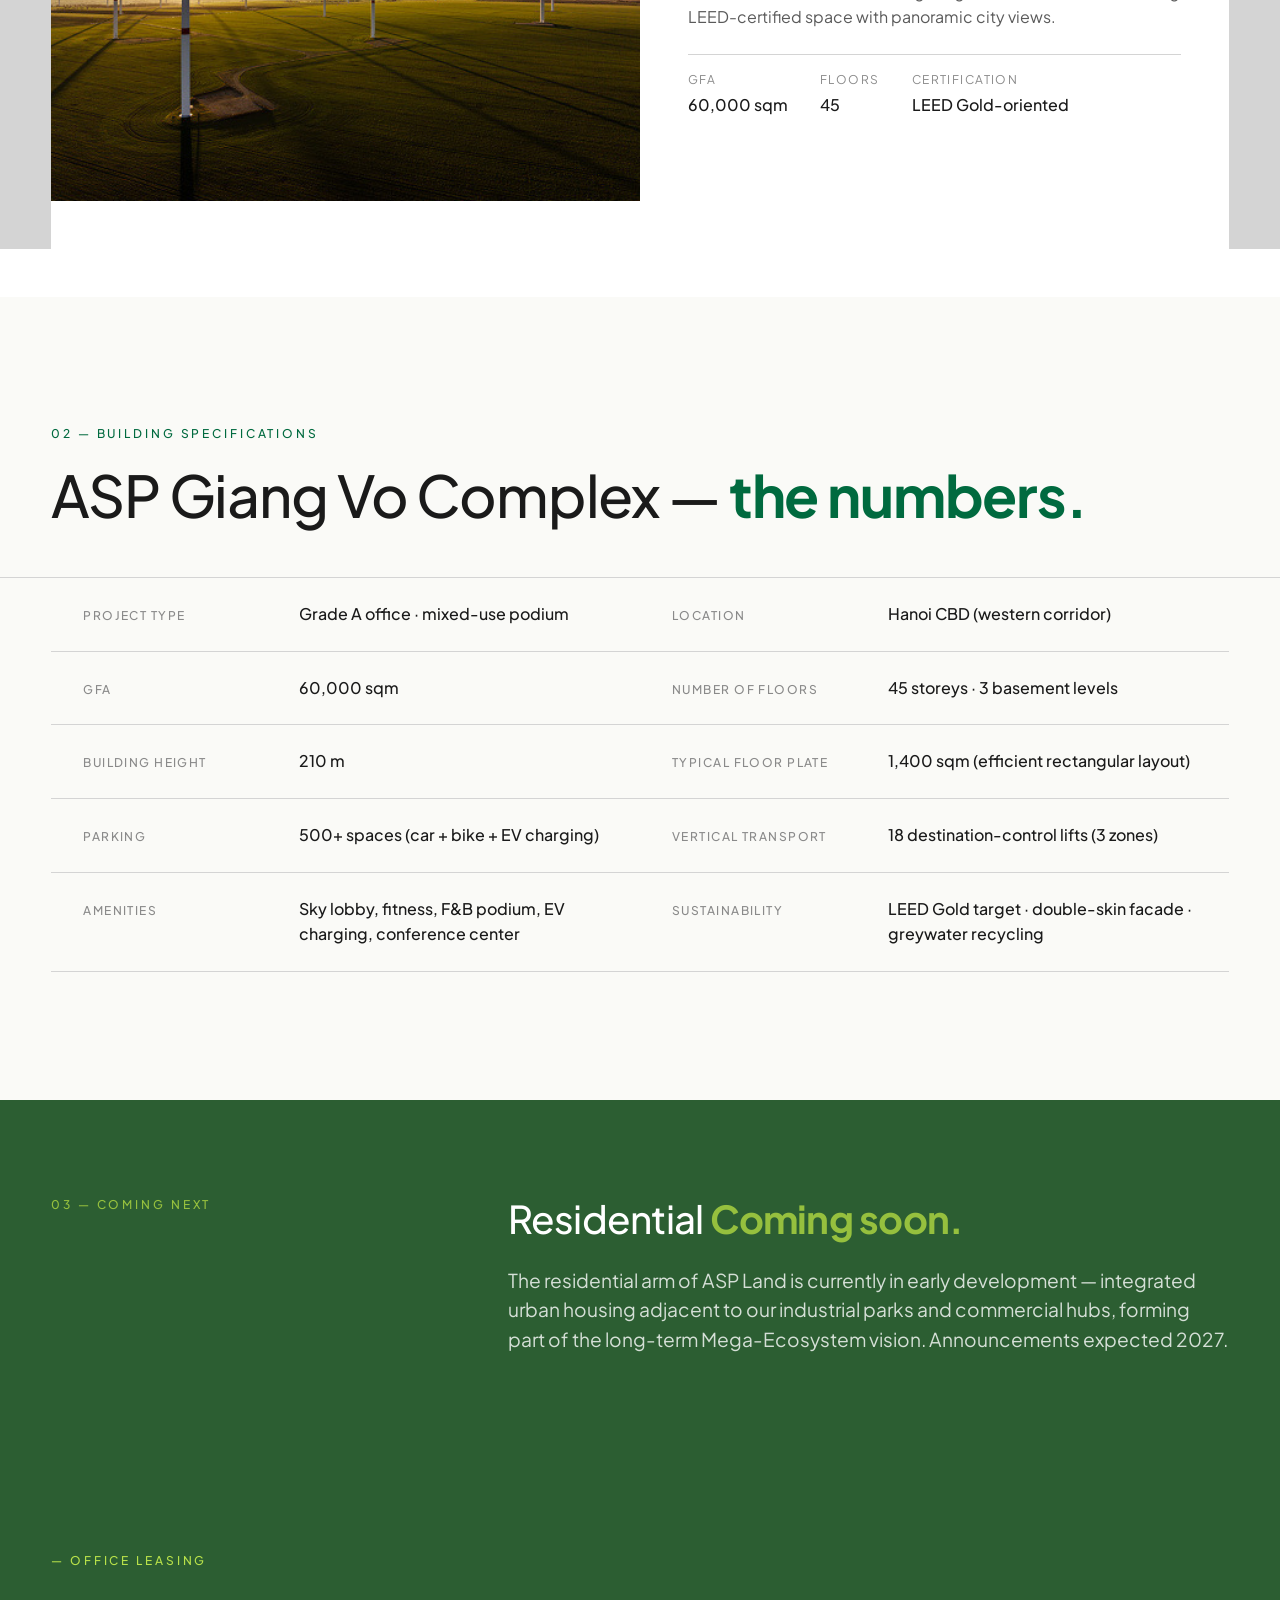
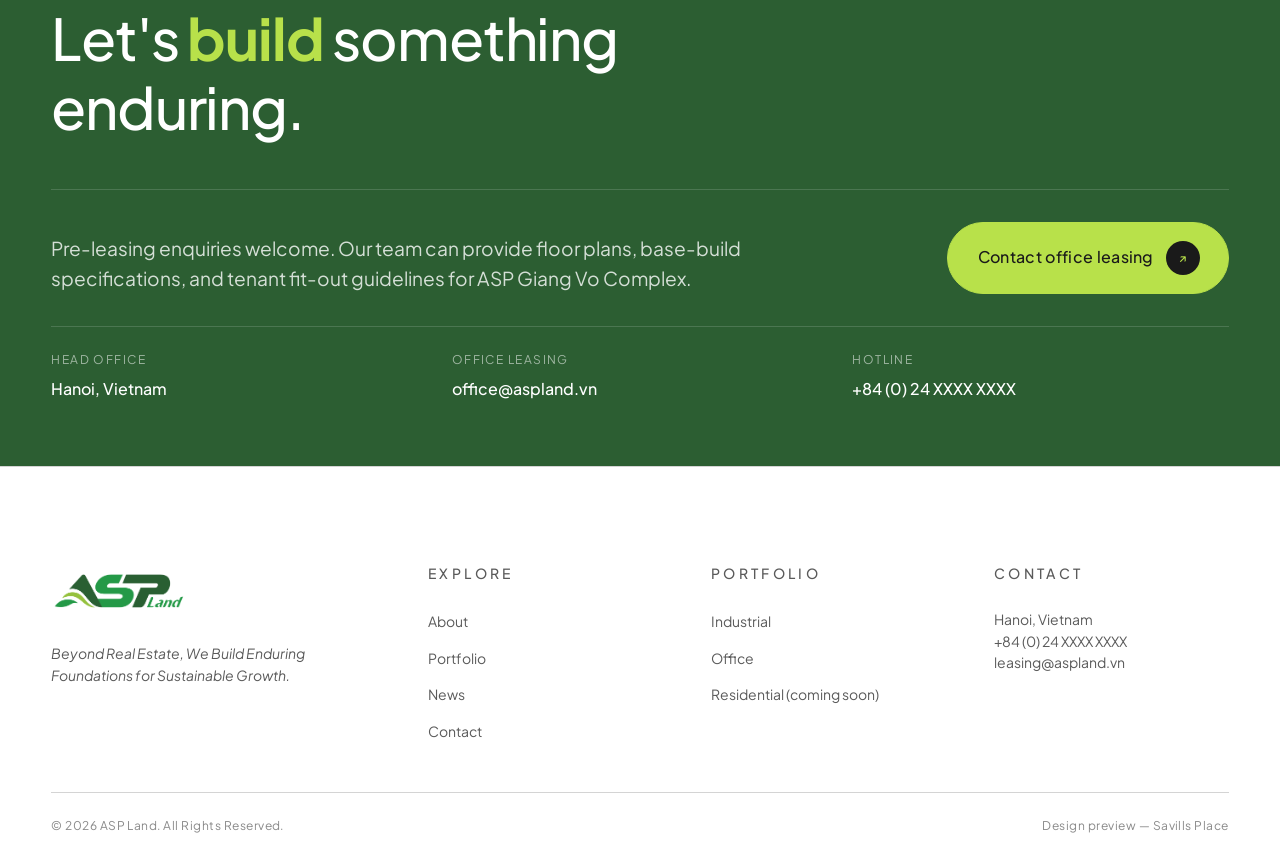
<file: option-1/portfolio-office.html>
<!DOCTYPE html>
<html lang="en">
<head>
  <meta charset="UTF-8" />
  <meta name="viewport" content="width=device-width, initial-scale=1.0" />
  <title>Office Portfolio — ASP Land</title>
  <meta name="description" content="Commercial and office developments in Hanoi's central business district — purpose-designed for multinational tenants and institutional investors." />
  <link rel="stylesheet" href="../shared/css/fonts.css" />
  <link rel="stylesheet" href="../shared/css/tokens.css" />
  <link rel="stylesheet" href="../shared/css/reset.css" />
  <link rel="stylesheet" href="css/option-1.css" />
</head>
<body>

  <header class="site-header">
    <a href="../index.html" class="site-header__logo" aria-label="ASP Land home">
      <img src="../shared/brand-graphic/logo.png" alt="ASP Land" />
    </a>
    <button class="nav-toggle" type="button" aria-label="Open menu" aria-expanded="false" aria-controls="primary-nav">
      <span class="nav-toggle__bar"></span><span class="nav-toggle__bar"></span><span class="nav-toggle__bar"></span>
    </button>
    <nav class="site-nav" id="primary-nav" aria-label="Primary">
      <ul class="site-nav__list">
        <li><a class="site-nav__link" href="index.html">Home</a></li>
        <li><a class="site-nav__link" href="about.html">About</a></li>
        <li><a class="site-nav__link" aria-current="page" href="portfolio-industrial.html">Portfolio</a></li>
        <li><a class="site-nav__link" href="news.html">News</a></li>
        <li><a class="site-nav__link" href="contact.html">Contact</a></li>
      </ul>
      <div class="lang-switch" role="group" aria-label="Language">
        <button type="button" class="is-active">EN</button>
        <span class="lang-switch__divider">/</span>
        <button type="button">VI</button>
      </div>
    </nav>
  </header>
  <div class="nav-backdrop" aria-hidden="true"></div>

  <section class="page-hero">
    <div class="page-hero__media">
      <img src="../shared/project-img/stock-turbines-silhouette.jpg" alt="ASP Land Office Portfolio" />
    </div>
    <div class="page-hero__content">
      <nav class="breadcrumb" aria-label="Breadcrumb">
        <a class="breadcrumb__item" href="index.html">Home</a>
        <span class="breadcrumb__sep" aria-hidden="true">›</span>
        <a class="breadcrumb__item" href="portfolio-industrial.html">Portfolio</a>
        <span class="breadcrumb__sep" aria-hidden="true">›</span>
        <span class="breadcrumb__item" aria-current="page">Office</span>
      </nav>
      <h1 class="page-hero__title">Commercial <em>real estate</em> in Hanoi CBD.</h1>
      <p class="page-hero__subtitle">
        Purpose-designed office and mixed-use developments in Hanoi's central business district —
        anchoring multinational tenants and institutional capital.
      </p>
    </div>
  </section>

  <section class="text-block reveal">
    <div class="text-block__inner">
      <div class="text-block__label">
        <p class="eyebrow">01 — Office Overview</p>
      </div>
      <div class="text-block__body">
        <h2>Central Hanoi presence, <em>global operating standards.</em></h2>
        <p>
          ASP Land's commercial developments target the highest-quality tenants in Hanoi's CBD —
          multinational headquarters, financial institutions, and specialised operators seeking
          Grade A specifications with genuine sustainability credentials.
        </p>
        <p>
          Every asset is engineered to LEED or Green Building certification standards, with
          floor plates and services designed for long-term tenant retention rather than short-cycle
          leasing metrics.
        </p>
      </div>
    </div>
  </section>

  <!-- HIGHLIGHT PROJECT -->
  <section class="featured reveal">
    <div class="featured__head">
      <h2>Highlight <em>project.</em></h2>
      <p>Flagship office development at the entry to Hanoi's emerging western business corridor.</p>
    </div>

    <div class="featured__list">
      <a href="#" class="feature-card" style="pointer-events:none;">
        <div class="feature-card__visual"><img src="../shared/project-img/stock-turbines-sunset.jpg" alt="ASP Giang Vo Complex" /></div>
        <div class="feature-card__body">
          <span class="feature-card__num">Flagship · Hanoi CBD</span>
          <h3 class="feature-card__title">ASP Giang Vo Complex</h3>
          <p style="color:var(--color-text-muted)">
            A 45-storey Grade A office tower anchored at the entry to Hanoi's central business corridor —
            targeting institutional tenants seeking LEED-certified space with panoramic city views.
          </p>
          <div class="feature-card__meta">
            <div class="feature-card__meta-item"><span>GFA</span><strong>60,000 sqm</strong></div>
            <div class="feature-card__meta-item"><span>Floors</span><strong>45</strong></div>
            <div class="feature-card__meta-item"><span>Certification</span><strong>LEED Gold-oriented</strong></div>
          </div>
        </div>
      </a>
    </div>
  </section>

  <!-- SPECS -->
  <section class="specs reveal" style="background: var(--color-bg-soft);">
    <div class="specs__head">
      <p class="eyebrow" style="margin-bottom:var(--space-4)">02 — Building specifications</p>
      <h2>ASP Giang Vo Complex — <em>the numbers.</em></h2>
    </div>
    <dl class="specs__grid">
      <div class="spec-row"><dt>Project type</dt><dd>Grade A office · mixed-use podium</dd></div>
      <div class="spec-row"><dt>Location</dt><dd>Hanoi CBD (western corridor)</dd></div>
      <div class="spec-row"><dt>GFA</dt><dd>60,000 sqm</dd></div>
      <div class="spec-row"><dt>Number of floors</dt><dd>45 storeys · 3 basement levels</dd></div>
      <div class="spec-row"><dt>Building height</dt><dd>210 m</dd></div>
      <div class="spec-row"><dt>Typical floor plate</dt><dd>1,400 sqm (efficient rectangular layout)</dd></div>
      <div class="spec-row"><dt>Parking</dt><dd>500+ spaces (car + bike + EV charging)</dd></div>
      <div class="spec-row"><dt>Vertical transport</dt><dd>18 destination-control lifts (3 zones)</dd></div>
      <div class="spec-row"><dt>Amenities</dt><dd>Sky lobby, fitness, F&amp;B podium, EV charging, conference center</dd></div>
      <div class="spec-row"><dt>Sustainability</dt><dd>LEED Gold target · double-skin facade · greywater recycling</dd></div>
    </dl>
  </section>

  <!-- COMING SOON RESIDENTIAL -->
  <section class="text-block reveal" style="background: var(--color-green-forest); color: var(--color-white);">
    <div class="text-block__inner">
      <div class="text-block__label">
        <p class="eyebrow" style="color: var(--color-green-bright);">03 — Coming next</p>
      </div>
      <div class="text-block__body">
        <h2 style="color: var(--color-white);">Residential <em style="color: var(--color-green-bright);">Coming soon.</em></h2>
        <p style="color: rgba(255,255,255,0.8);">
          The residential arm of ASP Land is currently in early development — integrated urban housing
          adjacent to our industrial parks and commercial hubs, forming part of the long-term
          Mega-Ecosystem vision. Announcements expected 2027.
        </p>
      </div>
    </div>
  </section>

  <section class="contact-cta contact-cta--dark" id="contact">
    <div class="contact-cta__hero">
      <span class="eyebrow contact-cta__eyebrow">— Office leasing</span>
      <h2 class="contact-cta__title">Let's <em>build</em> something enduring.</h2>
      <div class="contact-cta__row">
        <p class="contact-cta__lead">
          Pre-leasing enquiries welcome. Our team can provide floor plans, base-build
          specifications, and tenant fit-out guidelines for ASP Giang Vo Complex.
        </p>
        <a href="contact.html" class="pill-btn pill-btn--primary pill-btn--lg">
          Contact office leasing <span class="pill-btn__arrow" aria-hidden="true">↗</span>
        </a>
      </div>
      <dl class="contact-cta__grid">
        <div><dt>Head Office</dt><dd>Hanoi, Vietnam</dd></div>
        <div><dt>Office Leasing</dt><dd>office@aspland.vn</dd></div>
        <div><dt>Hotline</dt><dd>+84 (0) 24 XXXX XXXX</dd></div>
      </dl>
    </div>
  </section>

  <footer class="site-footer">
    <div class="site-footer__inner">
      <div class="site-footer__top">
        <div class="site-footer__brand">
          <img src="../shared/brand-graphic/logo.png" alt="ASP Land" />
          <p class="tagline">Beyond Real Estate, We Build Enduring Foundations for Sustainable Growth.</p>
        </div>
        <div class="footer-col">
          <p class="footer-col__title">Explore</p>
          <ul>
            <li><a href="about.html">About</a></li>
            <li><a href="portfolio-industrial.html">Portfolio</a></li>
            <li><a href="news.html">News</a></li>
            <li><a href="contact.html">Contact</a></li>
          </ul>
        </div>
        <div class="footer-col">
          <p class="footer-col__title">Portfolio</p>
          <ul>
            <li><a href="portfolio-industrial.html">Industrial</a></li>
            <li><a href="portfolio-office.html">Office</a></li>
            <li><a href="#">Residential (coming soon)</a></li>
          </ul>
        </div>
        <div class="footer-col">
          <p class="footer-col__title">Contact</p>
          <p>Hanoi, Vietnam<br />+84 (0) 24 XXXX XXXX<br />leasing@aspland.vn</p>
        </div>
      </div>
      <div class="site-footer__bottom">
        <span>© 2026 ASP Land. All Rights Reserved.</span>
        <span>Design preview — Savills Place</span>
      </div>
    </div>
  </footer>

  <script src="../shared/js/site.js"></script>
</body>
</html>
</file>
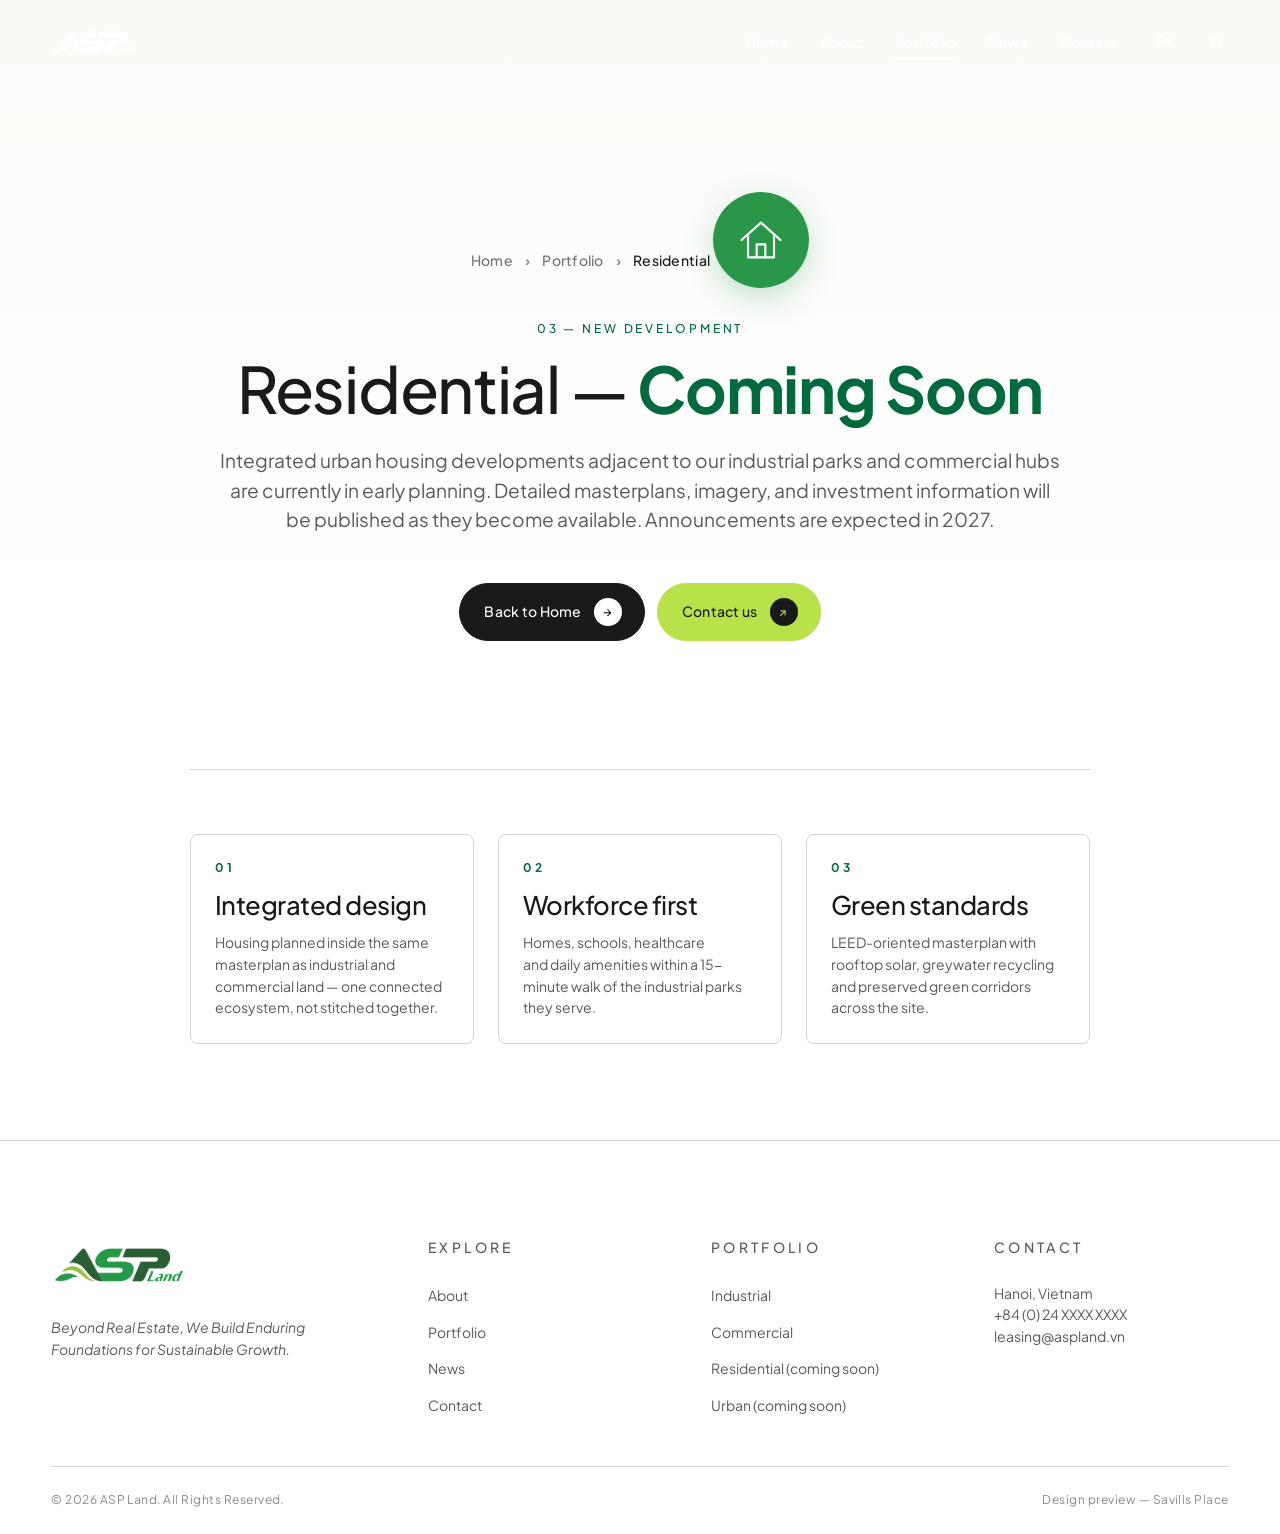
<file: option-1/portfolio-residential.html>
<!DOCTYPE html>
<html lang="en">
<head>
  <meta charset="UTF-8" />
  <meta name="viewport" content="width=device-width, initial-scale=1.0" />
  <title>Residential Portfolio — ASP Land</title>
  <meta name="description" content="Integrated urban housing developments adjacent to industrial parks and commercial hubs — part of ASP Land's long-term Mega-Ecosystem vision." />
  <link rel="stylesheet" href="../shared/css/fonts.css" />
  <link rel="stylesheet" href="../shared/css/tokens.css" />
  <link rel="stylesheet" href="../shared/css/reset.css" />
  <link rel="stylesheet" href="css/option-1.css" />
</head>
<body>

  <header class="site-header">
    <a href="../index.html" class="site-header__logo" aria-label="ASP Land home">
      <img src="../shared/brand-graphic/logo.png" alt="ASP Land" />
    </a>
    <button class="nav-toggle" type="button" aria-label="Open menu" aria-expanded="false" aria-controls="primary-nav">
      <span class="nav-toggle__bar"></span><span class="nav-toggle__bar"></span><span class="nav-toggle__bar"></span>
    </button>
    <nav class="site-nav" id="primary-nav" aria-label="Primary">
      <ul class="site-nav__list">
        <li><a class="site-nav__link" href="index.html">Home</a></li>
        <li><a class="site-nav__link" href="about.html">About</a></li>
        <li><a class="site-nav__link" aria-current="page" href="portfolio-industrial.html">Portfolio</a></li>
        <li><a class="site-nav__link" href="news.html">News</a></li>
        <li><a class="site-nav__link" href="contact.html">Contact</a></li>
      </ul>
      <div class="lang-switch" role="group" aria-label="Language">
        <button type="button" class="is-active">EN</button>
        <span class="lang-switch__divider">/</span>
        <button type="button">VI</button>
      </div>
    </nav>
  </header>
  <div class="nav-backdrop" aria-hidden="true"></div>

  <main class="coming-soon">
    <div class="coming-soon__inner">
      <nav class="breadcrumb coming-soon__crumb" aria-label="Breadcrumb">
        <a class="breadcrumb__item" href="index.html">Home</a>
        <span class="breadcrumb__sep" aria-hidden="true">›</span>
        <a class="breadcrumb__item" href="portfolio-industrial.html">Portfolio</a>
        <span class="breadcrumb__sep" aria-hidden="true">›</span>
        <span class="breadcrumb__item" aria-current="page">Residential</span>
      </nav>

      <div class="coming-soon__icon" aria-hidden="true">
        <svg viewBox="0 0 48 48" width="52" height="52" fill="none" stroke="currentColor" stroke-width="2" stroke-linecap="round" stroke-linejoin="round">
          <path d="M6 24l18-16 18 16"/>
          <path d="M12 20v20h24V20"/>
          <path d="M20 40V28h8v12"/>
        </svg>
      </div>

      <p class="eyebrow coming-soon__eyebrow">03 — New Development</p>
      <h1 class="coming-soon__title">Residential — <em>Coming Soon</em></h1>
      <p class="coming-soon__body">
        Integrated urban housing developments adjacent to our industrial parks and commercial hubs
        are currently in early planning. Detailed masterplans, imagery, and investment information
        will be published as they become available. Announcements are expected in 2027.
      </p>

      <div class="coming-soon__actions">
        <a href="index.html" class="pill-btn pill-btn--dark">
          Back to Home <span class="pill-btn__arrow" aria-hidden="true">→</span>
        </a>
        <a href="contact.html" class="pill-btn pill-btn--primary">
          Contact us <span class="pill-btn__arrow" aria-hidden="true">↗</span>
        </a>
      </div>

      <div class="coming-soon__pillars">
        <div class="coming-soon__pillar">
          <span class="coming-soon__pillar-num">01</span>
          <h3>Integrated design</h3>
          <p>Housing planned inside the same masterplan as industrial and commercial land — one connected ecosystem, not stitched together.</p>
        </div>
        <div class="coming-soon__pillar">
          <span class="coming-soon__pillar-num">02</span>
          <h3>Workforce first</h3>
          <p>Homes, schools, healthcare and daily amenities within a 15-minute walk of the industrial parks they serve.</p>
        </div>
        <div class="coming-soon__pillar">
          <span class="coming-soon__pillar-num">03</span>
          <h3>Green standards</h3>
          <p>LEED-oriented masterplan with rooftop solar, greywater recycling and preserved green corridors across the site.</p>
        </div>
      </div>
    </div>
  </main>

  <!-- FOOTER -->
  <footer class="site-footer">
    <div class="site-footer__inner">
      <div class="site-footer__top">
        <div class="site-footer__brand">
          <img src="../shared/brand-graphic/logo.png" alt="ASP Land" />
          <p class="tagline">Beyond Real Estate, We Build Enduring Foundations for Sustainable Growth.</p>
        </div>
        <div class="footer-col">
          <p class="footer-col__title">Explore</p>
          <ul>
            <li><a href="about.html">About</a></li>
            <li><a href="portfolio-industrial.html">Portfolio</a></li>
            <li><a href="news.html">News</a></li>
            <li><a href="contact.html">Contact</a></li>
          </ul>
        </div>
        <div class="footer-col">
          <p class="footer-col__title">Portfolio</p>
          <ul>
            <li><a href="portfolio-industrial.html">Industrial</a></li>
            <li><a href="portfolio-office.html">Commercial</a></li>
            <li><a href="portfolio-residential.html">Residential (coming soon)</a></li>
            <li><a href="portfolio-urban.html">Urban (coming soon)</a></li>
          </ul>
        </div>
        <div class="footer-col">
          <p class="footer-col__title">Contact</p>
          <p>Hanoi, Vietnam<br />+84 (0) 24 XXXX XXXX<br />leasing@aspland.vn</p>
        </div>
      </div>
      <div class="site-footer__bottom">
        <span>© 2026 ASP Land. All Rights Reserved.</span>
        <span>Design preview — Savills Place</span>
      </div>
    </div>
  </footer>

  <script src="../shared/js/site.js"></script>
</body>
</html>
</file>
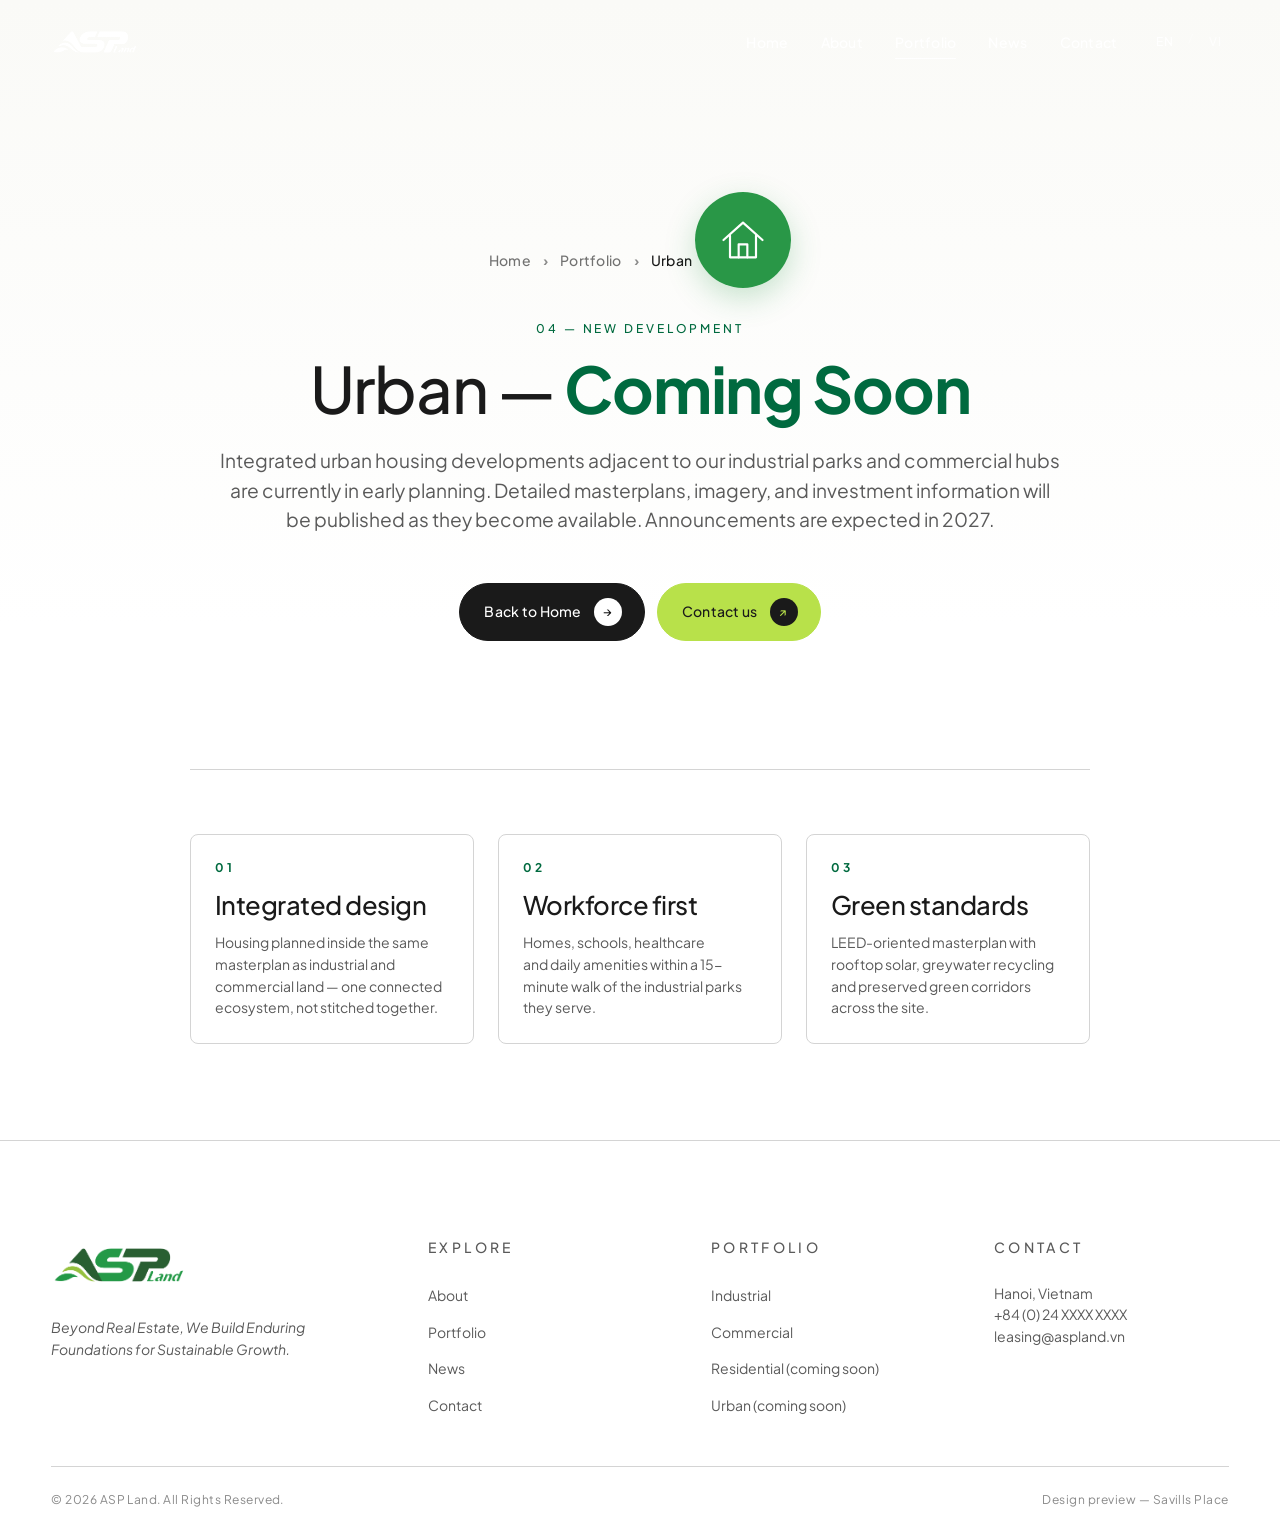
<file: option-1/portfolio-urban.html>
<!DOCTYPE html>
<html lang="en">
<head>
  <meta charset="UTF-8" />
  <meta name="viewport" content="width=device-width, initial-scale=1.0" />
  <title>Urban Portfolio — ASP Land</title>
  <meta name="description" content="Integrated urban housing developments adjacent to industrial parks and commercial hubs — part of ASP Land's long-term Mega-Ecosystem vision." />
  <link rel="stylesheet" href="../shared/css/fonts.css" />
  <link rel="stylesheet" href="../shared/css/tokens.css" />
  <link rel="stylesheet" href="../shared/css/reset.css" />
  <link rel="stylesheet" href="css/option-1.css" />
</head>
<body>

  <header class="site-header">
    <a href="../index.html" class="site-header__logo" aria-label="ASP Land home">
      <img src="../shared/brand-graphic/logo.png" alt="ASP Land" />
    </a>
    <button class="nav-toggle" type="button" aria-label="Open menu" aria-expanded="false" aria-controls="primary-nav">
      <span class="nav-toggle__bar"></span><span class="nav-toggle__bar"></span><span class="nav-toggle__bar"></span>
    </button>
    <nav class="site-nav" id="primary-nav" aria-label="Primary">
      <ul class="site-nav__list">
        <li><a class="site-nav__link" href="index.html">Home</a></li>
        <li><a class="site-nav__link" href="about.html">About</a></li>
        <li><a class="site-nav__link" aria-current="page" href="portfolio-industrial.html">Portfolio</a></li>
        <li><a class="site-nav__link" href="news.html">News</a></li>
        <li><a class="site-nav__link" href="contact.html">Contact</a></li>
      </ul>
      <div class="lang-switch" role="group" aria-label="Language">
        <button type="button" class="is-active">EN</button>
        <span class="lang-switch__divider">/</span>
        <button type="button">VI</button>
      </div>
    </nav>
  </header>
  <div class="nav-backdrop" aria-hidden="true"></div>

  <main class="coming-soon">
    <div class="coming-soon__inner">
      <nav class="breadcrumb coming-soon__crumb" aria-label="Breadcrumb">
        <a class="breadcrumb__item" href="index.html">Home</a>
        <span class="breadcrumb__sep" aria-hidden="true">›</span>
        <a class="breadcrumb__item" href="portfolio-industrial.html">Portfolio</a>
        <span class="breadcrumb__sep" aria-hidden="true">›</span>
        <span class="breadcrumb__item" aria-current="page">Urban</span>
      </nav>

      <div class="coming-soon__icon" aria-hidden="true">
        <svg viewBox="0 0 48 48" width="52" height="52" fill="none" stroke="currentColor" stroke-width="2" stroke-linecap="round" stroke-linejoin="round">
          <path d="M6 24l18-16 18 16"/>
          <path d="M12 20v20h24V20"/>
          <path d="M20 40V28h8v12"/>
        </svg>
      </div>

      <p class="eyebrow coming-soon__eyebrow">04 — New Development</p>
      <h1 class="coming-soon__title">Urban — <em>Coming Soon</em></h1>
      <p class="coming-soon__body">
        Integrated urban housing developments adjacent to our industrial parks and commercial hubs
        are currently in early planning. Detailed masterplans, imagery, and investment information
        will be published as they become available. Announcements are expected in 2027.
      </p>

      <div class="coming-soon__actions">
        <a href="index.html" class="pill-btn pill-btn--dark">
          Back to Home <span class="pill-btn__arrow" aria-hidden="true">→</span>
        </a>
        <a href="contact.html" class="pill-btn pill-btn--primary">
          Contact us <span class="pill-btn__arrow" aria-hidden="true">↗</span>
        </a>
      </div>

      <div class="coming-soon__pillars">
        <div class="coming-soon__pillar">
          <span class="coming-soon__pillar-num">01</span>
          <h3>Integrated design</h3>
          <p>Housing planned inside the same masterplan as industrial and commercial land — one connected ecosystem, not stitched together.</p>
        </div>
        <div class="coming-soon__pillar">
          <span class="coming-soon__pillar-num">02</span>
          <h3>Workforce first</h3>
          <p>Homes, schools, healthcare and daily amenities within a 15-minute walk of the industrial parks they serve.</p>
        </div>
        <div class="coming-soon__pillar">
          <span class="coming-soon__pillar-num">03</span>
          <h3>Green standards</h3>
          <p>LEED-oriented masterplan with rooftop solar, greywater recycling and preserved green corridors across the site.</p>
        </div>
      </div>
    </div>
  </main>

  <!-- FOOTER -->
  <footer class="site-footer">
    <div class="site-footer__inner">
      <div class="site-footer__top">
        <div class="site-footer__brand">
          <img src="../shared/brand-graphic/logo.png" alt="ASP Land" />
          <p class="tagline">Beyond Real Estate, We Build Enduring Foundations for Sustainable Growth.</p>
        </div>
        <div class="footer-col">
          <p class="footer-col__title">Explore</p>
          <ul>
            <li><a href="about.html">About</a></li>
            <li><a href="portfolio-industrial.html">Portfolio</a></li>
            <li><a href="news.html">News</a></li>
            <li><a href="contact.html">Contact</a></li>
          </ul>
        </div>
        <div class="footer-col">
          <p class="footer-col__title">Portfolio</p>
          <ul>
            <li><a href="portfolio-industrial.html">Industrial</a></li>
            <li><a href="portfolio-office.html">Commercial</a></li>
            <li><a href="portfolio-residential.html">Residential (coming soon)</a></li>
            <li><a href="portfolio-urban.html">Urban (coming soon)</a></li>
          </ul>
        </div>
        <div class="footer-col">
          <p class="footer-col__title">Contact</p>
          <p>Hanoi, Vietnam<br />+84 (0) 24 XXXX XXXX<br />leasing@aspland.vn</p>
        </div>
      </div>
      <div class="site-footer__bottom">
        <span>© 2026 ASP Land. All Rights Reserved.</span>
        <span>Design preview — Savills Place</span>
      </div>
    </div>
  </footer>

  <script src="../shared/js/site.js"></script>
</body>
</html>
</file>
<file: shared/css/fonts.css>
/* ============================================
   Plus Jakarta Sans — Primary brand font for ASP Land
   Loaded from Google Fonts (fallback: system sans).
   ============================================ */

@import url('https://fonts.googleapis.com/css2?family=Plus+Jakarta+Sans:wght@300;400;500;600;700;800&display=swap');
</file>
<file: shared/css/tokens.css>
/* ============================================
   ASP Land — Design Tokens
   Sourced from SHOW-GUIDELINE-BRAND-ASP LAND.pdf
   ============================================ */

:root {
  /* ---------- Brand colors (from PDF guideline) ---------- */
  --color-green-bright: #96C03E;  /* Accent — CTA, pin, highlight */
  --color-green-fresh:  #299747;  /* Primary action — buttons, links */
  --color-green-deep:   #006A3F;  /* Heading emphasis, anchored sections */
  --color-green-forest: #2C5E32;  /* Dark sections, footer */
  --color-green-lime:   #B8E14A;  /* Softer opt-3 pill accent (less harsh than pure lime) */
  --color-green-mist:   #EAF3D8;  /* Very light green — subtle gradient sections */

  /* ---------- Section-tint gradients (subtle opt-3 mix) ---------- */
  --gradient-mist:  linear-gradient(180deg, var(--color-bg-soft) 0%, var(--color-green-mist) 100%);
  --gradient-dark:  radial-gradient(circle at 20% 20%, #0f3d1c 0%, #061b0d 60%, #030d05 100%);

  /* ---------- Neutrals ---------- */
  --color-ink:        #1A1A1A;
  --color-ink-soft:   #3D3D3D;
  --color-gray-700:   #5A5A5A;
  --color-gray-500:   #8A8A8A;
  --color-gray-300:   #D4D4D4;
  --color-gray-100:   #F0F0F0;
  --color-bg-soft:    #FAFAF7;   /* Off-white editorial background */
  --color-white:      #FFFFFF;

  /* ---------- Functional ---------- */
  --color-text:           var(--color-ink);
  --color-text-muted:     var(--color-gray-700);
  --color-text-on-dark:   var(--color-white);
  --color-border:         var(--color-gray-300);
  --color-bg:             var(--color-white);
  --color-bg-subtle:      var(--color-bg-soft);
  --color-bg-dark:        var(--color-green-forest);

  /* ---------- Type ---------- */
  --font-display: 'Plus Jakarta Sans', 'Inter', -apple-system, BlinkMacSystemFont, sans-serif;
  --font-body:    'Plus Jakarta Sans', 'Inter', -apple-system, BlinkMacSystemFont, sans-serif;

  /* Editorial type scale */
  --fs-hero:   clamp(3rem, 7vw, 6rem);     /* 48 → 96px */
  --fs-h1:     clamp(2.25rem, 4.5vw, 3.75rem);
  --fs-h2:     clamp(1.75rem, 3vw, 2.75rem);
  --fs-h3:     clamp(1.25rem, 2vw, 1.75rem);
  --fs-lead:   clamp(1.125rem, 1.5vw, 1.375rem);
  --fs-body:   1rem;
  --fs-small:  0.875rem;
  --fs-micro:  0.75rem;

  --lh-tight:  1.05;
  --lh-snug:   1.2;
  --lh-base:   1.55;
  --lh-loose:  1.75;

  --tracking-tight: -0.02em;
  --tracking-base: 0;
  --tracking-wide: 0.12em;
  --tracking-x-wide: 0.24em;

  /* ---------- Spacing scale (8pt base) ---------- */
  --space-1: 0.25rem;
  --space-2: 0.5rem;
  --space-3: 0.75rem;
  --space-4: 1rem;
  --space-5: 1.5rem;
  --space-6: 2rem;
  --space-7: 3rem;
  --space-8: 4rem;
  --space-9: 6rem;
  --space-10: 8rem;
  --space-11: 12rem;

  /* ---------- Layout ---------- */
  --container-max: 1440px;
  --container-pad: clamp(1.25rem, 4vw, 4rem);
  --container-pad-tight: clamp(1rem, 2vw, 2rem);

  /* ---------- Border & shape ---------- */
  --radius-sm: 2px;
  --radius-md: 4px;
  --radius-lg: 8px;
  --radius-pill: 999px;

  /* ---------- Shadow (restrained — editorial) ---------- */
  --shadow-sm: 0 1px 2px rgba(26, 26, 26, 0.04);
  --shadow-md: 0 8px 24px rgba(26, 26, 26, 0.06);
  --shadow-lg: 0 24px 60px rgba(26, 26, 26, 0.10);

  /* ---------- Motion ---------- */
  --ease-out: cubic-bezier(0.2, 0.7, 0.2, 1);
  --ease-in-out: cubic-bezier(0.65, 0, 0.35, 1);
  --duration-fast: 200ms;
  --duration-base: 400ms;
  --duration-slow: 800ms;

  /* ---------- Z-index ---------- */
  --z-header: 100;
  --z-modal: 200;
}
</file>
<file: option-2/css/option-2.css>
/* ============================================
   Option 2 — Institutional & Global
   References: WHA Industrial Estate
   Voice: financial-grade, data-led, investor deck
   ============================================ */

:root {
  --o2-ink: #0E1B14;
  --o2-ink-soft: #223528;
  --o2-forest: #0B3B26;
  --o2-deep: #0F5133;
  --o2-fresh: #1D7A47;
  --o2-bright: #96C03E;
  --o2-cream: #F5F2E9;
  --o2-paper: #FAFAF5;
  --o2-line: #D9D6CB;
  --o2-mute: #6E7570;
}

body {
  background: var(--o2-paper);
  color: var(--o2-ink);
  font-feature-settings: 'ss01', 'tnum';
}

/* ============================================
   Ticker strip — top marker
   ============================================ */
.ticker {
  background: var(--o2-forest);
  color: var(--o2-cream);
  padding: 10px 0;
  overflow: hidden;
  border-bottom: 1px solid rgba(255,255,255,0.08);
  position: fixed;
  top: 0;
  left: 0;
  right: 0;
  z-index: 110;
  font-size: 11px;
  letter-spacing: 0.2em;
  text-transform: uppercase;
}
.ticker__track {
  display: flex;
  gap: var(--space-8);
  animation: ticker-scroll 40s linear infinite;
  white-space: nowrap;
}
.ticker__item { display: inline-flex; gap: 12px; align-items: center; }
.ticker__item::before {
  content: '';
  width: 4px;
  height: 4px;
  border-radius: 50%;
  background: var(--o2-bright);
}
.ticker__item strong { color: var(--o2-bright); font-weight: 700; letter-spacing: 0.02em; }
@keyframes ticker-scroll {
  0% { transform: translateX(0); }
  100% { transform: translateX(-50%); }
}

/* ============================================
   Header — dark green, tight, formal
   ============================================ */
.site-header {
  position: fixed;
  top: 32px;
  left: 0;
  right: 0;
  z-index: 100;
  background: var(--o2-ink);
  color: var(--o2-cream);
  padding: 0 var(--container-pad);
  height: 68px;
  display: flex;
  align-items: center;
  justify-content: space-between;
  border-bottom: 1px solid rgba(255,255,255,0.08);
}
.site-header__logo { display: flex; align-items: center; gap: 12px; }
.site-header__logo img {
  height: 32px;
  filter: brightness(0) invert(1);
}
.site-header__logo::after {
  content: 'Investor Preview';
  font-size: 10px;
  letter-spacing: 0.24em;
  text-transform: uppercase;
  color: var(--o2-bright);
  padding-left: 16px;
  border-left: 1px solid rgba(255,255,255,0.15);
}
@media (max-width: 640px) {
  .site-header__logo::after { display: none; }
}

.site-nav {
  display: flex;
  align-items: center;
  gap: var(--space-6);
}
.site-nav__list {
  display: flex;
  gap: 32px;
  align-items: center;
}
.site-nav__link {
  font-size: 12px;
  letter-spacing: 0.16em;
  text-transform: uppercase;
  font-weight: 500;
  color: rgba(245,242,233,0.7);
  transition: color 200ms ease;
  padding-block: 8px;
  position: relative;
}
.site-nav__link:hover, .site-nav__link[aria-current="page"] {
  color: var(--o2-bright);
}
.site-nav__link[aria-current="page"]::after {
  content: '';
  position: absolute;
  bottom: 0;
  left: 0;
  right: 0;
  height: 2px;
  background: var(--o2-bright);
}
.lang-switch {
  display: flex;
  gap: 6px;
  font-size: 11px;
  letter-spacing: 0.2em;
  text-transform: uppercase;
  color: rgba(245,242,233,0.5);
  padding-left: 24px;
  border-left: 1px solid rgba(255,255,255,0.1);
}
.lang-switch button {
  color: rgba(245,242,233,0.5);
  font-size: 11px;
  letter-spacing: 0.2em;
  text-transform: uppercase;
  padding: 4px 6px;
}
.lang-switch button.is-active { color: var(--o2-bright); font-weight: 700; }
.lang-switch__divider { color: rgba(245,242,233,0.3); }

/* Hamburger */
.nav-toggle {
  display: none;
  background: transparent;
  border: 1px solid rgba(255,255,255,0.2);
  width: 40px;
  height: 40px;
  cursor: pointer;
  padding: 0;
  align-items: center;
  justify-content: center;
  flex-direction: column;
  gap: 4px;
  color: var(--o2-cream);
}
.nav-toggle__bar {
  display: block;
  width: 18px;
  height: 2px;
  background: currentColor;
}

.nav-backdrop {
  position: fixed;
  inset: 0;
  background: rgba(11, 59, 38, 0.7);
  opacity: 0;
  pointer-events: none;
  transition: opacity 300ms ease;
  z-index: 99;
}
body.nav-open .nav-backdrop { opacity: 1; pointer-events: auto; }

/* ============================================
   Hero — split layout, factsheet feel
   ============================================ */
.hero {
  padding: calc(32px + 68px + 40px) 0 var(--space-9);
  background: var(--o2-ink);
  color: var(--o2-cream);
  position: relative;
  overflow: hidden;
}
.hero__grid {
  max-width: 1600px;
  margin-inline: auto;
  padding-inline: var(--container-pad);
  display: grid;
  grid-template-columns: 1.35fr 1fr;
  gap: var(--space-8);
  align-items: end;
  min-height: 82vh;
}
@media (max-width: 1024px) {
  .hero__grid { grid-template-columns: 1fr; min-height: auto; }
}
.hero__label {
  font-size: 11px;
  letter-spacing: 0.3em;
  text-transform: uppercase;
  color: var(--o2-bright);
  margin-bottom: var(--space-6);
  display: inline-flex;
  align-items: center;
  gap: 12px;
}
.hero__label::before {
  content: '';
  width: 32px;
  height: 1px;
  background: currentColor;
}
.hero__title {
  font-size: clamp(2.5rem, 5.5vw, 5rem);
  font-weight: 500;
  line-height: 0.98;
  letter-spacing: -0.03em;
  margin-bottom: var(--space-6);
  max-width: 22ch;
}
.hero__title em {
  font-style: normal;
  font-weight: 700;
  color: var(--o2-bright);
}
.hero__sub {
  font-size: 1rem;
  line-height: 1.6;
  color: rgba(245,242,233,0.75);
  max-width: 52ch;
  margin-bottom: var(--space-7);
}
.hero__cta-row {
  display: flex;
  gap: 12px;
  flex-wrap: wrap;
}

.btn-fill {
  display: inline-flex;
  align-items: center;
  gap: 10px;
  padding: 14px 26px;
  background: var(--o2-bright);
  color: var(--o2-ink);
  font-size: 12px;
  letter-spacing: 0.18em;
  text-transform: uppercase;
  font-weight: 700;
  border: 1px solid var(--o2-bright);
  transition: background 200ms ease, transform 200ms ease;
}
.btn-fill:hover { background: white; border-color: white; }
.btn-outline {
  display: inline-flex;
  align-items: center;
  gap: 10px;
  padding: 14px 26px;
  background: transparent;
  color: var(--o2-cream);
  font-size: 12px;
  letter-spacing: 0.18em;
  text-transform: uppercase;
  font-weight: 700;
  border: 1px solid rgba(255,255,255,0.3);
  transition: border-color 200ms ease, color 200ms ease;
}
.btn-outline:hover { border-color: var(--o2-bright); color: var(--o2-bright); }

/* Hero factsheet card (right side) */
.factsheet {
  background: rgba(255,255,255,0.04);
  border: 1px solid rgba(255,255,255,0.1);
  padding: var(--space-6);
  backdrop-filter: blur(8px);
}
.factsheet__label {
  font-size: 10px;
  letter-spacing: 0.3em;
  text-transform: uppercase;
  color: var(--o2-bright);
  padding-bottom: var(--space-4);
  border-bottom: 1px solid rgba(255,255,255,0.1);
  margin-bottom: var(--space-5);
  display: flex;
  justify-content: space-between;
}
.factsheet__label span:last-child { color: rgba(245,242,233,0.5); font-weight: 400; }
.factsheet__row {
  display: grid;
  grid-template-columns: 1fr auto;
  padding: var(--space-3) 0;
  gap: 12px;
  border-bottom: 1px dashed rgba(255,255,255,0.08);
  font-variant-numeric: tabular-nums;
}
.factsheet__row:last-child { border-bottom: none; }
.factsheet__row dt {
  font-size: 12px;
  letter-spacing: 0.08em;
  text-transform: uppercase;
  color: rgba(245,242,233,0.6);
}
.factsheet__row dd {
  font-size: 18px;
  font-weight: 700;
  color: var(--o2-cream);
  letter-spacing: -0.02em;
}
.factsheet__row dd.is-accent { color: var(--o2-bright); }
.factsheet__foot {
  margin-top: var(--space-5);
  padding-top: var(--space-4);
  border-top: 1px solid rgba(255,255,255,0.1);
  font-size: 10px;
  letter-spacing: 0.16em;
  text-transform: uppercase;
  color: rgba(245,242,233,0.5);
}

/* ============================================
   KPI band — big numbers
   ============================================ */
.kpi-band {
  background: var(--o2-cream);
  border-block: 1px solid var(--o2-line);
  padding-block: var(--space-7);
}
.kpi-band__grid {
  max-width: 1600px;
  margin-inline: auto;
  padding-inline: var(--container-pad);
  display: grid;
  grid-template-columns: repeat(4, 1fr);
  gap: var(--space-5);
}
@media (max-width: 900px) { .kpi-band__grid { grid-template-columns: repeat(2, 1fr); } }
@media (max-width: 500px) { .kpi-band__grid { grid-template-columns: 1fr; } }
.kpi {
  display: flex;
  flex-direction: column;
  gap: 6px;
}
.kpi__value {
  font-size: clamp(2.5rem, 4vw, 3.5rem);
  font-weight: 700;
  color: var(--o2-forest);
  letter-spacing: -0.03em;
  line-height: 1;
  font-variant-numeric: tabular-nums;
}
.kpi__value sup {
  font-size: 0.4em;
  vertical-align: super;
  color: var(--o2-fresh);
  font-weight: 500;
  letter-spacing: 0;
}
.kpi__unit {
  font-size: 11px;
  letter-spacing: 0.24em;
  text-transform: uppercase;
  color: var(--o2-mute);
  font-weight: 500;
}
.kpi__label {
  font-size: 14px;
  color: var(--o2-ink-soft);
  line-height: 1.4;
  margin-top: 8px;
  max-width: 22ch;
}

/* ============================================
   Section head shared
   ============================================ */
.section-head {
  max-width: 1600px;
  margin-inline: auto;
  padding-inline: var(--container-pad);
  padding-block: var(--space-9) var(--space-6);
}
.section-head__label {
  font-size: 11px;
  letter-spacing: 0.3em;
  text-transform: uppercase;
  color: var(--o2-fresh);
  margin-bottom: var(--space-4);
  display: inline-flex;
  align-items: center;
  gap: 12px;
}
.section-head__label::before {
  content: attr(data-num);
  color: var(--o2-mute);
  font-weight: 700;
}
.section-head h2 {
  font-size: clamp(1.75rem, 3.4vw, 3rem);
  font-weight: 500;
  line-height: 1.1;
  letter-spacing: -0.02em;
  max-width: 20ch;
}
.section-head h2 em {
  font-style: normal;
  font-weight: 700;
  color: var(--o2-forest);
}

/* ============================================
   Portfolio matrix — dense table-like
   ============================================ */
.portfolio-matrix {
  padding-bottom: var(--space-10);
  background: var(--o2-paper);
}
.portfolio-matrix__inner {
  max-width: 1600px;
  margin-inline: auto;
  padding-inline: var(--container-pad);
}
.portfolio-table {
  border-top: 2px solid var(--o2-ink);
}
.portfolio-row {
  display: grid;
  grid-template-columns: 60px 2fr 1fr 1fr 1fr 1fr 40px;
  padding: var(--space-5) 0;
  border-bottom: 1px solid var(--o2-line);
  align-items: center;
  gap: var(--space-4);
  transition: background 200ms ease;
  font-variant-numeric: tabular-nums;
  text-decoration: none;
  color: inherit;
  cursor: pointer;
}
.portfolio-row:hover { background: rgba(15,81,51,0.03); }
.portfolio-row--head {
  padding: var(--space-3) 0;
  border-bottom: 1px solid var(--o2-line);
  background: var(--o2-cream);
  cursor: default;
}
.portfolio-row--head:hover { background: var(--o2-cream); }
.portfolio-row--head span,
.portfolio-row--head strong {
  font-size: 10px;
  letter-spacing: 0.2em;
  text-transform: uppercase;
  color: var(--o2-mute);
  font-weight: 500;
}
.portfolio-row__num {
  font-size: 13px;
  color: var(--o2-mute);
  font-weight: 500;
}
.portfolio-row__name {
  display: flex;
  flex-direction: column;
  gap: 4px;
}
.portfolio-row__name strong {
  font-size: 16px;
  font-weight: 500;
  color: var(--o2-ink);
  letter-spacing: -0.01em;
}
.portfolio-row__name span {
  font-size: 11px;
  letter-spacing: 0.16em;
  text-transform: uppercase;
  color: var(--o2-fresh);
}
.portfolio-row__cell {
  font-size: 15px;
  font-weight: 500;
  color: var(--o2-ink-soft);
}
.portfolio-row__cell.is-big {
  font-size: 20px;
  font-weight: 700;
  color: var(--o2-forest);
}
.portfolio-row__status {
  display: inline-flex;
  align-items: center;
  gap: 8px;
  font-size: 12px;
  color: var(--o2-ink-soft);
  padding: 5px 10px;
  border: 1px solid var(--o2-line);
  background: white;
}
.portfolio-row__status::before {
  content: '';
  width: 6px; height: 6px; border-radius: 50%;
}
.portfolio-row__status.is-active::before { background: var(--o2-fresh); }
.portfolio-row__status.is-build::before { background: var(--o2-bright); }
.portfolio-row__status.is-plan::before { background: var(--o2-mute); }
.portfolio-row__arrow {
  text-align: right;
  color: var(--o2-mute);
  font-size: 18px;
  transition: transform 200ms ease, color 200ms ease;
}
.portfolio-row:hover .portfolio-row__arrow {
  color: var(--o2-forest);
  transform: translateX(6px);
}
@media (max-width: 900px) {
  .portfolio-row { grid-template-columns: 40px 2fr 1fr auto; gap: 12px; }
  .portfolio-row .hide-mobile { display: none; }
  .portfolio-row__cell.is-big { font-size: 15px; }
}

/* ============================================
   Value-prop block — 3 pillars
   ============================================ */
.pillars {
  background: var(--o2-cream);
  padding-block: var(--space-10);
  border-block: 1px solid var(--o2-line);
}
.pillars__grid {
  max-width: 1600px;
  margin-inline: auto;
  padding-inline: var(--container-pad);
  display: grid;
  grid-template-columns: repeat(3, 1fr);
  gap: 0;
  border-left: 1px solid var(--o2-line);
}
@media (max-width: 900px) { .pillars__grid { grid-template-columns: 1fr; } }
.pillar {
  padding: 0 var(--space-6) var(--space-6);
  border-right: 1px solid var(--o2-line);
  display: flex;
  flex-direction: column;
  gap: var(--space-4);
  min-height: 480px;
  background: transparent;
  transition: background 200ms ease;
}
.pillar:hover { background: var(--o2-paper); }

.pillar__visual {
  aspect-ratio: 16/10;
  overflow: hidden;
  background: var(--o2-ink);
  margin: 0 calc(-1 * var(--space-6));
  margin-bottom: var(--space-4);
  position: relative;
}
.pillar__visual img {
  width: 100%;
  height: 100%;
  object-fit: cover;
  transition: transform 600ms cubic-bezier(0.2, 0.7, 0.2, 1);
}
.pillar:hover .pillar__visual img { transform: scale(1.05); }
.pillar__visual::after {
  content: '';
  position: absolute;
  inset: 0;
  background: linear-gradient(180deg, transparent 40%, rgba(11,27,20,0.35) 100%);
  pointer-events: none;
}
.pillar__visual-tag {
  position: absolute;
  bottom: 16px; left: 16px;
  z-index: 1;
  background: var(--o2-bright);
  color: var(--o2-ink);
  font-size: 10px;
  letter-spacing: 0.24em;
  text-transform: uppercase;
  padding: 5px 10px;
  font-weight: 700;
}
.pillar__num {
  font-size: 44px;
  font-weight: 700;
  color: var(--o2-line);
  letter-spacing: -0.04em;
  line-height: 1;
  font-variant-numeric: tabular-nums;
}
.pillar__title {
  font-size: 22px;
  font-weight: 500;
  color: var(--o2-forest);
  letter-spacing: -0.01em;
  line-height: 1.2;
}
.pillar__body {
  font-size: 14px;
  color: var(--o2-ink-soft);
  line-height: 1.6;
  max-width: 32ch;
}
.pillar__meta {
  margin-top: auto;
  padding-top: var(--space-4);
  border-top: 1px dashed var(--o2-line);
  font-size: 11px;
  letter-spacing: 0.2em;
  text-transform: uppercase;
  color: var(--o2-fresh);
  font-weight: 700;
}

/* ============================================
   Investment thesis — data breakdown
   ============================================ */
.thesis {
  background: var(--o2-ink);
  color: var(--o2-cream);
  padding-block: var(--space-10);
}
.thesis .section-head { padding-inline: 0; padding-block: 0 var(--space-6); }
.thesis .section-head__label { color: var(--o2-bright); }
.thesis .section-head__label::before { color: rgba(245,242,233,0.5); }
.thesis .section-head h2 em { color: var(--o2-bright); }
.thesis__inner {
  max-width: 1600px;
  margin-inline: auto;
  padding-inline: var(--container-pad);
}
.thesis__intro {
  font-size: 1.1rem;
  color: rgba(245,242,233,0.75);
  max-width: 60ch;
  margin-bottom: var(--space-8);
  line-height: 1.6;
}
.thesis__grid {
  display: grid;
  grid-template-columns: repeat(4, 1fr);
  gap: 1px;
  background: rgba(255,255,255,0.1);
  border-block: 1px solid rgba(255,255,255,0.1);
}
@media (max-width: 900px) { .thesis__grid { grid-template-columns: repeat(2, 1fr); } }
@media (max-width: 500px) { .thesis__grid { grid-template-columns: 1fr; } }
.thesis-cell {
  background: var(--o2-ink);
  padding: var(--space-6);
  display: flex;
  flex-direction: column;
  gap: 12px;
}
.thesis-cell__pct {
  font-size: 44px;
  font-weight: 700;
  color: var(--o2-bright);
  letter-spacing: -0.03em;
  line-height: 1;
  font-variant-numeric: tabular-nums;
}
.thesis-cell__label {
  font-size: 11px;
  letter-spacing: 0.24em;
  text-transform: uppercase;
  color: rgba(245,242,233,0.6);
  font-weight: 500;
}
.thesis-cell__desc {
  font-size: 13px;
  color: rgba(245,242,233,0.75);
  line-height: 1.5;
  margin-top: 4px;
}
.thesis-cell__bar {
  height: 4px;
  background: rgba(255,255,255,0.08);
  margin-top: 12px;
  overflow: hidden;
}
.thesis-cell__bar-fill {
  height: 100%;
  background: var(--o2-bright);
}

/* ============================================
   Track record — horizontal timeline
   ============================================ */
.track {
  background: var(--o2-paper);
  padding-block: var(--space-10);
}
.track__grid {
  max-width: 1600px;
  margin-inline: auto;
  padding-inline: var(--container-pad);
  display: grid;
  grid-template-columns: repeat(6, 1fr);
  gap: var(--space-5);
  position: relative;
  padding-top: 68px;
}
.track__grid::before {
  content: '';
  position: absolute;
  top: 19px;
  left: calc(var(--container-pad) + 7px);
  right: calc(var(--container-pad) + 7px);
  height: 2px;
  background: var(--o2-fresh);
  opacity: 0.4;
  z-index: 0;
}
@media (max-width: 900px) {
  .track__grid { grid-template-columns: repeat(2, 1fr); gap: var(--space-5); padding-top: var(--space-6); }
  .track__grid::before { display: none; }
}
.track-step {
  position: relative;
  z-index: 1;
  padding-top: 0;
}
.track-step::before {
  content: '';
  position: absolute;
  top: -55px;
  left: 0;
  width: 14px;
  height: 14px;
  border-radius: 50%;
  background: var(--o2-fresh);
  border: 3px solid var(--o2-paper);
  box-shadow: 0 0 0 1px var(--o2-fresh);
}
@media (max-width: 900px) {
  .track-step { padding-top: var(--space-6); }
  .track-step::before { top: 26px; }
}
.track-step__year {
  font-size: 20px;
  font-weight: 700;
  color: var(--o2-forest);
  letter-spacing: -0.02em;
  margin-bottom: 6px;
  font-variant-numeric: tabular-nums;
}
.track-step__title {
  font-size: 14px;
  font-weight: 500;
  color: var(--o2-ink);
  margin-bottom: 6px;
}
.track-step__desc {
  font-size: 12px;
  color: var(--o2-mute);
  line-height: 1.5;
}

/* ============================================
   Enquiry / Contact — institutional
   ============================================ */
.enquiry {
  background: var(--o2-forest);
  color: var(--o2-cream);
  padding-block: var(--space-10);
}
.enquiry__inner {
  max-width: 1400px;
  margin-inline: auto;
  padding-inline: var(--container-pad);
  display: grid;
  grid-template-columns: 1.1fr 1fr;
  gap: var(--space-8);
  align-items: start;
}
@media (max-width: 900px) { .enquiry__inner { grid-template-columns: 1fr; } }
.enquiry__copy .label {
  font-size: 11px;
  letter-spacing: 0.3em;
  text-transform: uppercase;
  color: var(--o2-bright);
  margin-bottom: var(--space-5);
  display: inline-flex;
  gap: 12px;
  align-items: center;
}
.enquiry__copy .label::before {
  content: '';
  width: 32px;
  height: 1px;
  background: currentColor;
}
.enquiry__copy h2 {
  font-size: clamp(1.75rem, 3.2vw, 2.75rem);
  font-weight: 500;
  line-height: 1.1;
  letter-spacing: -0.02em;
  margin-bottom: var(--space-5);
  max-width: 18ch;
}
.enquiry__copy h2 em {
  font-style: normal;
  font-weight: 700;
  color: var(--o2-bright);
}
.enquiry__copy p {
  color: rgba(245,242,233,0.75);
  line-height: 1.6;
  max-width: 48ch;
  margin-bottom: var(--space-6);
}
.enquiry__contacts {
  display: grid;
  grid-template-columns: 1fr 1fr;
  gap: var(--space-5);
  border-top: 1px solid rgba(255,255,255,0.15);
  padding-top: var(--space-5);
}
.enquiry__contacts div span {
  display: block;
  font-size: 10px;
  letter-spacing: 0.24em;
  text-transform: uppercase;
  color: rgba(245,242,233,0.5);
  margin-bottom: 6px;
}
.enquiry__contacts div strong {
  color: var(--o2-cream);
  font-weight: 500;
  font-size: 14px;
}

.enquiry-form {
  background: rgba(255,255,255,0.04);
  border: 1px solid rgba(255,255,255,0.1);
  padding: var(--space-6);
  display: flex;
  flex-direction: column;
  gap: var(--space-4);
}
.enquiry-form label {
  font-size: 10px;
  letter-spacing: 0.24em;
  text-transform: uppercase;
  color: rgba(245,242,233,0.6);
  display: block;
  margin-bottom: 6px;
  font-weight: 500;
}
.enquiry-form input,
.enquiry-form textarea,
.enquiry-form select {
  width: 100%;
  background: transparent;
  border: none;
  border-bottom: 1px solid rgba(255,255,255,0.15);
  color: var(--o2-cream);
  padding: 8px 0;
  font: inherit;
  font-size: 14px;
  transition: border-color 200ms ease;
}
.enquiry-form input:focus,
.enquiry-form textarea:focus {
  outline: none;
  border-bottom-color: var(--o2-bright);
}
.enquiry-form input::placeholder,
.enquiry-form textarea::placeholder {
  color: rgba(245,242,233,0.4);
}
.enquiry-form textarea { resize: vertical; min-height: 80px; }
.enquiry-form__row { display: grid; grid-template-columns: 1fr 1fr; gap: var(--space-5); }
@media (max-width: 500px) { .enquiry-form__row { grid-template-columns: 1fr; } }

/* ============================================
   Footer — dark, institutional
   ============================================ */
.site-footer {
  background: var(--o2-ink);
  color: rgba(245,242,233,0.7);
  padding: var(--space-9) 0 var(--space-5);
  border-top: 1px solid rgba(255,255,255,0.08);
}
.site-footer__inner {
  max-width: 1600px;
  margin-inline: auto;
  padding-inline: var(--container-pad);
}
.site-footer__top {
  display: grid;
  grid-template-columns: 1.5fr 1fr 1fr 1fr;
  gap: var(--space-7);
  padding-bottom: var(--space-7);
  border-bottom: 1px solid rgba(255,255,255,0.08);
}
@media (max-width: 800px) { .site-footer__top { grid-template-columns: 1fr 1fr; } }
@media (max-width: 500px) { .site-footer__top { grid-template-columns: 1fr; } }
.site-footer__brand img { height: 44px; filter: brightness(0) invert(1); margin-bottom: var(--space-4); }
.site-footer__brand p { font-size: 13px; color: rgba(245,242,233,0.5); max-width: 34ch; line-height: 1.6; }
.footer-col__title {
  font-size: 10px;
  letter-spacing: 0.24em;
  text-transform: uppercase;
  color: var(--o2-bright);
  margin-bottom: var(--space-4);
  font-weight: 700;
}
.footer-col ul { display: flex; flex-direction: column; gap: 8px; }
.footer-col a { font-size: 13px; color: rgba(245,242,233,0.7); transition: color 200ms ease; }
.footer-col a:hover { color: var(--o2-bright); }
.footer-col p { font-size: 13px; color: rgba(245,242,233,0.7); line-height: 1.6; }
.site-footer__bottom {
  padding-top: var(--space-4);
  display: flex;
  justify-content: space-between;
  flex-wrap: wrap;
  gap: 8px;
  font-size: 11px;
  color: rgba(245,242,233,0.4);
  letter-spacing: 0.06em;
}

/* Mobile nav */
@media (max-width: 768px) {
  .nav-toggle { display: inline-flex; }
  .site-nav {
    position: fixed;
    top: 100px;
    right: 0;
    bottom: 0;
    background: var(--o2-ink);
    width: min(340px, 88vw);
    flex-direction: column;
    align-items: flex-start;
    padding: var(--space-7);
    gap: var(--space-6);
    transform: translateX(100%);
    transition: transform 300ms ease;
    z-index: 101;
    border-left: 1px solid rgba(255,255,255,0.1);
  }
  body.nav-open .site-nav { transform: translateX(0); }
  .site-nav__list { flex-direction: column; align-items: flex-start; gap: var(--space-5); }
  .site-nav__link { font-size: 20px; letter-spacing: -0.01em; text-transform: none; color: var(--o2-cream); }
  .lang-switch { margin-top: auto; padding-top: var(--space-5); padding-left: 0; border-left: none; border-top: 1px solid rgba(255,255,255,0.1); width: 100%; }
}

/* ============================================
   Portfolio matrix — thumbnail column
   ============================================ */
.portfolio-row {
  grid-template-columns: 96px 40px 2fr 1fr 1fr 1fr 1fr 40px;
}
.portfolio-row--head {
  grid-template-columns: 96px 40px 2fr 1fr 1fr 1fr 1fr 40px;
}
.portfolio-row__thumb {
  width: 84px;
  height: 60px;
  overflow: hidden;
  background: var(--o2-cream);
  border: 1px solid var(--o2-line);
  position: relative;
}
.portfolio-row__thumb img {
  width: 100%;
  height: 100%;
  object-fit: cover;
  transition: transform 500ms cubic-bezier(0.2,0.7,0.2,1);
}
.portfolio-row:hover .portfolio-row__thumb img { transform: scale(1.1); }
.portfolio-row--head .portfolio-row__thumb { visibility: hidden; }
@media (max-width: 900px) {
  .portfolio-row { grid-template-columns: 64px 30px 2fr 1fr auto; }
  .portfolio-row--head { grid-template-columns: 64px 30px 2fr 1fr auto; }
  .portfolio-row__thumb { width: 56px; height: 44px; }
}

/* ============================================
   Asset showcase — 2 large image cards
   ============================================ */
.showcase {
  padding-block: var(--space-10);
  background: var(--o2-paper);
}
.showcase__inner {
  max-width: 1600px;
  margin-inline: auto;
  padding-inline: var(--container-pad);
  display: grid;
  grid-template-columns: 1fr 1fr;
  gap: var(--space-6);
}
@media (max-width: 900px) { .showcase__inner { grid-template-columns: 1fr; } }
.showcase-card {
  display: flex;
  flex-direction: column;
  background: var(--o2-cream);
  border: 1px solid var(--o2-line);
  transition: transform 400ms cubic-bezier(0.2,0.7,0.2,1);
}
.showcase-card:hover { transform: translateY(-6px); }
.showcase-card__visual {
  aspect-ratio: 16/10;
  overflow: hidden;
  background: var(--o2-ink);
  position: relative;
}
.showcase-card__visual img {
  width: 100%; height: 100%; object-fit: cover;
  transition: transform 600ms cubic-bezier(0.2,0.7,0.2,1);
}
.showcase-card:hover .showcase-card__visual img { transform: scale(1.05); }
.showcase-card__tag {
  position: absolute;
  top: 20px; left: 20px;
  background: var(--o2-bright);
  color: var(--o2-ink);
  font-size: 10px;
  letter-spacing: 0.24em;
  text-transform: uppercase;
  padding: 6px 12px;
  font-weight: 700;
}
.showcase-card__body {
  padding: var(--space-6);
  display: flex;
  flex-direction: column;
  gap: var(--space-4);
}
.showcase-card__num {
  font-size: 11px;
  letter-spacing: 0.24em;
  text-transform: uppercase;
  color: var(--o2-mute);
  font-weight: 500;
}
.showcase-card__title {
  font-size: clamp(1.5rem, 2.2vw, 2rem);
  font-weight: 500;
  color: var(--o2-forest);
  letter-spacing: -0.02em;
  line-height: 1.1;
}
.showcase-card__desc {
  font-size: 15px;
  color: var(--o2-ink-soft);
  line-height: 1.55;
  max-width: 42ch;
}
.showcase-card__stats {
  display: grid;
  grid-template-columns: repeat(3, 1fr);
  gap: var(--space-4);
  padding-top: var(--space-4);
  border-top: 1px solid var(--o2-line);
  margin-top: auto;
}
.showcase-card__stat span {
  display: block;
  font-size: 10px;
  letter-spacing: 0.24em;
  text-transform: uppercase;
  color: var(--o2-mute);
  margin-bottom: 4px;
  font-weight: 500;
}
.showcase-card__stat strong {
  font-size: 18px;
  color: var(--o2-forest);
  font-weight: 700;
  letter-spacing: -0.01em;
  font-variant-numeric: tabular-nums;
}

/* ============================================
   Image band — full-bleed cinematic
   ============================================ */
.image-band {
  position: relative;
  height: 60vh;
  min-height: 480px;
  overflow: hidden;
}
.image-band img {
  width: 100%; height: 100%; object-fit: cover;
  display: block;
}
.image-band::after {
  content: '';
  position: absolute;
  inset: 0;
  background:
    linear-gradient(180deg, rgba(11,59,38,0.35) 0%, transparent 30%, transparent 60%, rgba(11,59,38,0.75) 100%);
}
.image-band__caption {
  position: absolute;
  inset: auto 0 0 0;
  padding: var(--space-8) var(--container-pad);
  color: var(--o2-cream);
  max-width: 1600px;
  margin-inline: auto;
  display: grid;
  grid-template-columns: 1fr auto;
  gap: var(--space-6);
  align-items: end;
  z-index: 2;
}
.image-band__eyebrow {
  font-size: 11px;
  letter-spacing: 0.3em;
  text-transform: uppercase;
  color: var(--o2-bright);
  margin-bottom: var(--space-4);
  display: inline-flex;
  align-items: center;
  gap: 12px;
  font-weight: 700;
}
.image-band__eyebrow::before {
  content: '';
  width: 32px;
  height: 1px;
  background: currentColor;
}
.image-band__title {
  font-size: clamp(1.75rem, 3.4vw, 3rem);
  font-weight: 500;
  line-height: 1.05;
  letter-spacing: -0.02em;
  max-width: 22ch;
}
.image-band__title em { font-style: normal; font-weight: 700; color: var(--o2-bright); }
.image-band__meta {
  display: flex;
  flex-direction: column;
  gap: 4px;
  text-align: right;
  font-size: 12px;
  letter-spacing: 0.16em;
  text-transform: uppercase;
  color: rgba(245,242,233,0.7);
}
.image-band__meta strong { color: var(--o2-cream); font-weight: 700; }
@media (max-width: 700px) {
  .image-band__caption { grid-template-columns: 1fr; }
  .image-band__meta { text-align: left; }
}

/* ============================================
   Portfolio thumbnail gallery — small band
   ============================================ */
.thumb-strip {
  padding-block: var(--space-8) var(--space-9);
  background: var(--o2-paper);
}
.thumb-strip__head {
  max-width: 1600px;
  margin-inline: auto;
  padding-inline: var(--container-pad);
  margin-bottom: var(--space-5);
  display: flex;
  justify-content: space-between;
  align-items: end;
  gap: var(--space-4);
  flex-wrap: wrap;
}
.thumb-strip__head p {
  font-size: 12px;
  letter-spacing: 0.24em;
  text-transform: uppercase;
  color: var(--o2-mute);
  font-weight: 500;
}
.thumb-strip__head h3 {
  font-size: 20px;
  font-weight: 500;
  color: var(--o2-forest);
  letter-spacing: -0.01em;
  max-width: 40ch;
}
.thumb-grid {
  max-width: 1600px;
  margin-inline: auto;
  padding-inline: var(--container-pad);
  display: grid;
  grid-template-columns: repeat(4, 1fr);
  gap: 12px;
}
@media (max-width: 900px) { .thumb-grid { grid-template-columns: repeat(2, 1fr); } }
.thumb {
  aspect-ratio: 4/3;
  overflow: hidden;
  position: relative;
  background: var(--o2-ink);
}
.thumb img {
  width: 100%; height: 100%; object-fit: cover;
  transition: transform 500ms cubic-bezier(0.2,0.7,0.2,1);
}
.thumb:hover img { transform: scale(1.06); }
.thumb__label {
  position: absolute;
  bottom: 0; left: 0; right: 0;
  padding: 12px 16px;
  background: linear-gradient(0deg, rgba(11,27,20,0.9), transparent);
  color: var(--o2-cream);
  display: flex;
  justify-content: space-between;
  align-items: end;
  font-size: 12px;
  letter-spacing: 0.02em;
}
.thumb__label strong { font-weight: 700; }
.thumb__label span { font-size: 10px; letter-spacing: 0.2em; text-transform: uppercase; color: var(--o2-bright); font-weight: 700; }
</file>
<file: option-3/css/option-3.css>
/* ============================================
   Option 3 — Bold, Dynamic, Color-forward
   References: SK D&D, The Crown Estate
   Voice: kinetic type, bold moments, energy
   ============================================ */

:root {
  --o3-ink: #0A1F14;
  --o3-cream: #EFEBDD;
  --o3-paper: #FCFBF6;
  --o3-forest: #1A4B2E;
  --o3-fresh: #1D7A47;
  --o3-lime: #96C03E;
  --o3-neon: #C9F04B;
  --o3-orange: #F0774B;
  --o3-line: rgba(10,31,20,0.12);
}

body {
  background: var(--o3-paper);
  color: var(--o3-ink);
  overflow-x: hidden;
}

/* ============================================
   Header
   ============================================ */
.site-header {
  position: fixed;
  inset: 0 0 auto 0;
  z-index: 100;
  padding: 24px var(--container-pad);
  display: flex;
  align-items: center;
  justify-content: space-between;
  mix-blend-mode: normal;
  transition: background 300ms ease, color 300ms ease, border-color 300ms ease;
  border-bottom: 1px solid transparent;
}
.site-header.is-scrolled {
  background: var(--o3-paper);
  border-bottom-color: var(--o3-line);
}
.site-header__logo { display: flex; align-items: center; gap: 12px; }
.site-header__logo img { height: 36px; }
.site-header:not(.is-scrolled) .site-header__logo img {
  filter: brightness(0) invert(1);
}
.site-header__badge {
  display: inline-flex;
  align-items: center;
  gap: 8px;
  font-size: 11px;
  letter-spacing: 0.16em;
  text-transform: uppercase;
  color: var(--o3-cream);
  padding-left: 16px;
  border-left: 1px solid rgba(255,255,255,0.25);
  font-weight: 700;
}
.site-header.is-scrolled .site-header__badge {
  color: var(--o3-forest);
  border-left-color: var(--o3-line);
}
.site-header__badge::before {
  content: '';
  width: 8px; height: 8px;
  border-radius: 50%;
  background: var(--o3-neon);
  animation: pulse 2s ease-in-out infinite;
}
@keyframes pulse {
  0%,100% { opacity: 1; transform: scale(1); }
  50% { opacity: 0.5; transform: scale(1.4); }
}

.site-nav { display: flex; align-items: center; gap: 40px; }
.site-nav__list { display: flex; gap: 32px; align-items: center; }
.site-nav__link {
  font-size: 15px;
  font-weight: 500;
  letter-spacing: -0.01em;
  color: var(--o3-cream);
  transition: color 200ms ease;
  position: relative;
}
.site-header.is-scrolled .site-nav__link { color: var(--o3-ink); }
.site-nav__link:hover { color: var(--o3-neon); }
.site-header.is-scrolled .site-nav__link:hover { color: var(--o3-fresh); }

.lang-switch {
  display: flex;
  gap: 4px;
  font-size: 13px;
  font-weight: 500;
  color: var(--o3-cream);
  padding: 6px 12px;
  border: 1px solid rgba(255,255,255,0.2);
  border-radius: 999px;
}
.lang-switch button {
  color: rgba(239,235,221,0.55);
  font-size: 13px;
  font-weight: 500;
  padding: 2px 8px;
  border-radius: 999px;
  transition: all 200ms ease;
}
.lang-switch button.is-active {
  background: var(--o3-neon);
  color: var(--o3-ink);
  font-weight: 700;
}
.site-header.is-scrolled .lang-switch { color: var(--o3-ink); border-color: var(--o3-line); }
.site-header.is-scrolled .lang-switch button { color: var(--o3-ink); }
.lang-switch__divider { display: none; }

/* Hamburger */
.nav-toggle {
  display: none;
  background: rgba(255,255,255,0.1);
  border: 1px solid rgba(255,255,255,0.2);
  border-radius: 999px;
  width: 44px;
  height: 44px;
  cursor: pointer;
  padding: 0;
  align-items: center;
  justify-content: center;
  flex-direction: column;
  gap: 5px;
  color: var(--o3-cream);
}
.site-header.is-scrolled .nav-toggle { background: transparent; border-color: var(--o3-line); color: var(--o3-ink); }
.nav-toggle__bar { display: block; width: 18px; height: 2px; background: currentColor; }

.nav-backdrop {
  position: fixed; inset: 0;
  background: rgba(10,31,20,0.5);
  opacity: 0;
  pointer-events: none;
  transition: opacity 300ms ease;
  z-index: 99;
}
body.nav-open .nav-backdrop { opacity: 1; pointer-events: auto; }

/* ============================================
   Hero — kinetic, bold, color-forward
   ============================================ */
.hero {
  position: relative;
  min-height: 100vh;
  min-height: 100svh;
  display: flex;
  flex-direction: column;
  justify-content: flex-end;
  color: var(--o3-cream);
  overflow: hidden;
  isolation: isolate;
  background: linear-gradient(135deg, #061a10 0%, #0F3D24 40%, #1a4b2e 65%, #4a6b3a 100%);
}
.hero__bg-media {
  position: absolute;
  inset: 0;
  z-index: -2;
  overflow: hidden;
}
.hero__bg-media img {
  width: 100%; height: 100%; object-fit: cover;
  opacity: 0.35;
  mix-blend-mode: luminosity;
}

.hero__blob {
  position: absolute;
  border-radius: 50%;
  filter: blur(80px);
  opacity: 0.55;
  z-index: -1;
  pointer-events: none;
}
.hero__blob--1 { background: var(--o3-neon); width: 420px; height: 420px; top: 8%; right: 6%; animation: blob-float 14s ease-in-out infinite; }
.hero__blob--2 { background: var(--o3-orange); width: 320px; height: 320px; bottom: 12%; left: 4%; opacity: 0.35; animation: blob-float 18s ease-in-out infinite reverse; }
@keyframes blob-float {
  0%,100% { transform: translate(0,0) scale(1); }
  33% { transform: translate(40px, -30px) scale(1.1); }
  66% { transform: translate(-30px, 40px) scale(0.95); }
}

.hero__topline {
  padding-top: 160px;
  padding-inline: var(--container-pad);
  max-width: 1600px;
  margin-inline: auto;
  width: 100%;
  display: flex;
  justify-content: space-between;
  align-items: flex-start;
  gap: var(--space-6);
  flex-wrap: wrap;
}
.hero__topline .label {
  font-size: 11px;
  letter-spacing: 0.32em;
  text-transform: uppercase;
  color: var(--o3-neon);
  font-weight: 700;
}
.hero__topline .stats-row {
  display: flex;
  gap: var(--space-6);
  font-size: 11px;
  letter-spacing: 0.2em;
  text-transform: uppercase;
  color: rgba(239,235,221,0.7);
}
.hero__topline .stats-row span strong { color: var(--o3-neon); font-weight: 700; margin-right: 6px; }

.hero__title-wrap {
  padding: var(--space-9) var(--container-pad) 0;
  max-width: 1600px;
  margin-inline: auto;
  width: 100%;
}
.hero__title {
  font-size: clamp(3rem, 10vw, 11rem);
  font-weight: 700;
  line-height: 0.9;
  letter-spacing: -0.05em;
  color: var(--o3-cream);
}
.hero__title .word {
  display: inline-block;
  overflow: hidden;
  padding-bottom: 0.1em;
}
.hero__title .word > span {
  display: inline-block;
  animation: hero-word-up 1s cubic-bezier(0.2,0.7,0.2,1) forwards;
  transform: translateY(110%);
}
.hero__title .word:nth-child(1) > span { animation-delay: 0.2s; }
.hero__title .word:nth-child(2) > span { animation-delay: 0.35s; }
.hero__title .word:nth-child(3) > span { animation-delay: 0.5s; }
.hero__title .word:nth-child(4) > span { animation-delay: 0.65s; }
.hero__title em {
  font-style: normal;
  color: var(--o3-neon);
  font-weight: 900;
  font-family: inherit;
}
@keyframes hero-word-up {
  to { transform: translateY(0); }
}

.hero__meta-row {
  padding: var(--space-8) var(--container-pad) var(--space-9);
  max-width: 1600px;
  margin-inline: auto;
  width: 100%;
  display: grid;
  grid-template-columns: 1fr auto;
  gap: var(--space-6);
  align-items: end;
  border-top: 1px solid rgba(239,235,221,0.15);
  margin-top: var(--space-7);
}
@media (max-width: 800px) { .hero__meta-row { grid-template-columns: 1fr; } }
.hero__meta-row p {
  font-size: 1.05rem;
  line-height: 1.55;
  color: rgba(239,235,221,0.85);
  max-width: 44ch;
}

.pill-btn {
  display: inline-flex;
  align-items: center;
  gap: 12px;
  padding: 18px 32px;
  background: var(--o3-neon);
  color: var(--o3-ink);
  font-size: 15px;
  font-weight: 700;
  letter-spacing: -0.01em;
  border: none;
  border-radius: 999px;
  transition: transform 200ms ease, background 200ms ease;
  cursor: pointer;
}
.pill-btn:hover { transform: translateY(-2px); background: var(--o3-cream); }
.pill-btn__arrow {
  width: 32px; height: 32px;
  border-radius: 50%;
  background: var(--o3-ink);
  color: var(--o3-neon);
  display: inline-flex;
  align-items: center;
  justify-content: center;
  font-size: 14px;
  margin-right: -12px;
}
.pill-btn--ghost {
  background: transparent;
  color: var(--o3-cream);
  border: 1px solid rgba(239,235,221,0.3);
}
.pill-btn--ghost:hover { background: rgba(239,235,221,0.1); }
.pill-btn--ghost .pill-btn__arrow { background: var(--o3-cream); color: var(--o3-ink); }

.pill-btn--dark {
  background: var(--o3-ink);
  color: var(--o3-cream);
}
.pill-btn--dark:hover { background: var(--o3-forest); color: var(--o3-neon); }
.pill-btn--dark .pill-btn__arrow { background: var(--o3-neon); color: var(--o3-ink); }

/* ============================================
   Section: manifesto (huge text)
   ============================================ */
.manifesto {
  background: var(--o3-paper);
  padding: var(--space-11) 0 var(--space-10);
  position: relative;
  overflow: hidden;
}
.manifesto__inner {
  max-width: 1600px;
  margin-inline: auto;
  padding-inline: var(--container-pad);
  display: grid;
  grid-template-columns: 220px 1fr;
  gap: var(--space-6);
  align-items: start;
}
@media (max-width: 900px) { .manifesto__inner { grid-template-columns: 1fr; } }
.manifesto__label {
  font-size: 12px;
  letter-spacing: 0.28em;
  text-transform: uppercase;
  color: var(--o3-fresh);
  font-weight: 700;
  padding-top: 12px;
}
.manifesto__body {
  font-size: clamp(1.75rem, 4vw, 3.75rem);
  font-weight: 500;
  line-height: 1.1;
  letter-spacing: -0.03em;
  color: var(--o3-ink);
}
.manifesto__body em {
  font-style: normal;
  color: var(--o3-fresh);
  font-weight: 700;
}
.manifesto__body .accent-block {
  background: var(--o3-neon);
  padding: 0.05em 0.2em;
  color: var(--o3-ink);
  font-weight: 700;
}

/* ============================================
   Portfolio — bold color-coded cards
   ============================================ */
.portfolio {
  background: var(--o3-paper);
  padding-block: var(--space-10);
}
.portfolio__head {
  max-width: 1600px;
  margin-inline: auto;
  padding-inline: var(--container-pad);
  margin-bottom: var(--space-8);
  display: grid;
  grid-template-columns: 1fr auto;
  gap: var(--space-5);
  align-items: end;
}
.portfolio__head .eyebrow {
  font-size: 12px;
  letter-spacing: 0.28em;
  text-transform: uppercase;
  color: var(--o3-fresh);
  font-weight: 700;
  margin-bottom: var(--space-4);
  display: inline-flex;
  align-items: center;
  gap: 12px;
}
.portfolio__head .eyebrow::before {
  content: '';
  width: 32px; height: 1px;
  background: var(--o3-fresh);
}
.portfolio__head h2 {
  font-size: clamp(2rem, 4.5vw, 4rem);
  font-weight: 700;
  letter-spacing: -0.03em;
  line-height: 1;
  max-width: 14ch;
}
.portfolio__head h2 em {
  font-style: normal;
  color: var(--o3-fresh);
}
.portfolio__grid {
  max-width: 1600px;
  margin-inline: auto;
  padding-inline: var(--container-pad);
  display: grid;
  grid-template-columns: repeat(4, 1fr);
  gap: 16px;
}
@media (max-width: 1100px) { .portfolio__grid { grid-template-columns: repeat(2, 1fr); } }
@media (max-width: 640px) { .portfolio__grid { grid-template-columns: 1fr; } }

.p-card {
  padding: var(--space-6);
  min-height: 380px;
  border-radius: 28px;
  display: flex;
  flex-direction: column;
  justify-content: space-between;
  gap: var(--space-5);
  color: var(--o3-cream);
  position: relative;
  overflow: hidden;
  transition: transform 400ms cubic-bezier(0.2,0.7,0.2,1);
  text-decoration: none;
}
.p-card:hover { transform: translateY(-8px); }
.p-card::before {
  content: '';
  position: absolute;
  inset: 0;
  background: radial-gradient(circle at 100% 100%, rgba(255,255,255,0.15), transparent 60%);
  pointer-events: none;
}

.p-card--1 { background: linear-gradient(140deg, #0F3D24 0%, #1A4B2E 100%); }
.p-card--2 { background: linear-gradient(140deg, #1D7A47 0%, #145C34 100%); }
.p-card--3 { background: linear-gradient(140deg, #96C03E 0%, #6EA02E 100%); color: var(--o3-ink); }
.p-card--3 .p-card__num { color: var(--o3-ink); opacity: 0.4; }
.p-card--3 .p-card__meta li { color: rgba(10,31,20,0.7); }
.p-card--3 .p-card__cta { color: var(--o3-ink); }
.p-card--3 .p-card__cta-arrow { background: var(--o3-ink); color: var(--o3-neon); }
.p-card--4 { background: linear-gradient(140deg, #0A1F14 0%, #223528 100%); }

.p-card__num {
  font-size: 18px;
  font-weight: 700;
  letter-spacing: -0.02em;
  opacity: 0.5;
  font-variant-numeric: tabular-nums;
}
.p-card__title {
  font-size: clamp(1.4rem, 2vw, 1.8rem);
  font-weight: 700;
  line-height: 1.05;
  letter-spacing: -0.02em;
}
.p-card__loc {
  font-size: 12px;
  letter-spacing: 0.24em;
  text-transform: uppercase;
  color: currentColor;
  opacity: 0.7;
  margin-top: 8px;
  display: block;
}
.p-card__meta {
  display: flex;
  flex-direction: column;
  gap: 8px;
  padding-top: var(--space-4);
  border-top: 1px solid currentColor;
  border-color: rgba(255,255,255,0.15);
}
.p-card--3 .p-card__meta { border-top-color: rgba(10,31,20,0.15); }
.p-card__meta li {
  display: flex;
  justify-content: space-between;
  font-size: 13px;
  letter-spacing: 0.02em;
  color: rgba(239,235,221,0.75);
}
.p-card__meta li strong {
  color: var(--o3-cream);
  font-weight: 700;
  font-variant-numeric: tabular-nums;
}
.p-card--3 .p-card__meta li strong { color: var(--o3-ink); }
.p-card__cta {
  display: inline-flex;
  align-items: center;
  gap: 10px;
  font-size: 14px;
  font-weight: 700;
  letter-spacing: -0.01em;
  color: var(--o3-cream);
}
.p-card__cta-arrow {
  width: 32px; height: 32px;
  border-radius: 50%;
  background: var(--o3-neon);
  color: var(--o3-ink);
  display: inline-flex;
  align-items: center;
  justify-content: center;
  font-size: 14px;
  transition: transform 200ms ease;
}
.p-card:hover .p-card__cta-arrow { transform: rotate(-45deg); }

/* ============================================
   Motion stats — huge marquee-style numbers
   ============================================ */
.motion-stats {
  background: var(--o3-ink);
  color: var(--o3-cream);
  padding-block: var(--space-11);
  overflow: hidden;
  position: relative;
}
.motion-stats::before {
  content: '';
  position: absolute;
  top: 20%;
  right: -10%;
  width: 500px; height: 500px;
  background: var(--o3-fresh);
  filter: blur(120px);
  opacity: 0.3;
  border-radius: 50%;
  pointer-events: none;
}
.motion-stats__head {
  max-width: 1600px;
  margin-inline: auto;
  padding-inline: var(--container-pad);
  margin-bottom: var(--space-8);
  position: relative;
  z-index: 1;
}
.motion-stats__head .eyebrow {
  font-size: 12px;
  letter-spacing: 0.28em;
  text-transform: uppercase;
  color: var(--o3-neon);
  font-weight: 700;
  margin-bottom: var(--space-4);
}
.motion-stats__head h2 {
  font-size: clamp(2rem, 4vw, 3.5rem);
  font-weight: 700;
  line-height: 1.05;
  letter-spacing: -0.03em;
  max-width: 18ch;
}
.motion-stats__head h2 em { font-style: normal; color: var(--o3-neon); }

.motion-stats__grid {
  max-width: 1600px;
  margin-inline: auto;
  padding-inline: var(--container-pad);
  display: grid;
  grid-template-columns: repeat(3, 1fr);
  gap: 24px;
  position: relative;
  z-index: 1;
}
@media (max-width: 900px) { .motion-stats__grid { grid-template-columns: 1fr; } }
.mstat {
  padding: var(--space-6);
  background: rgba(239,235,221,0.04);
  border: 1px solid rgba(239,235,221,0.1);
  border-radius: 24px;
  display: flex;
  flex-direction: column;
  gap: var(--space-4);
  transition: background 300ms ease, transform 300ms ease;
}
.mstat:hover { background: rgba(150,192,62,0.1); transform: translateY(-6px); }
.mstat__num {
  font-size: clamp(3rem, 6vw, 5rem);
  font-weight: 900;
  line-height: 0.9;
  letter-spacing: -0.05em;
  color: var(--o3-neon);
  font-variant-numeric: tabular-nums;
}
.mstat__num sup { font-size: 0.4em; vertical-align: super; }
.mstat__title {
  font-size: 20px;
  font-weight: 700;
  color: var(--o3-cream);
  letter-spacing: -0.01em;
}
.mstat__desc {
  font-size: 14px;
  color: rgba(239,235,221,0.7);
  line-height: 1.55;
}

/* ============================================
   Marquee band
   ============================================ */
.marquee-band {
  background: var(--o3-neon);
  color: var(--o3-ink);
  padding: 32px 0;
  overflow: hidden;
  border-block: 1px solid var(--o3-ink);
}
.marquee-band__track {
  display: flex;
  gap: 60px;
  animation: marquee 30s linear infinite;
  white-space: nowrap;
  font-size: clamp(2rem, 4vw, 3rem);
  font-weight: 900;
  letter-spacing: -0.03em;
}
.marquee-band__item { display: inline-flex; align-items: center; gap: 24px; }
.marquee-band__item::after {
  content: '';
  width: 14px; height: 14px;
  border-radius: 50%;
  background: var(--o3-ink);
}
@keyframes marquee {
  0% { transform: translateX(0); }
  100% { transform: translateX(-50%); }
}

/* ============================================
   Manifesto / callout — off-white bold text
   ============================================ */
.callout {
  background: var(--o3-paper);
  padding-block: var(--space-11);
  position: relative;
}
.callout__inner {
  max-width: 1400px;
  margin-inline: auto;
  padding-inline: var(--container-pad);
  display: grid;
  grid-template-columns: 1fr 1fr;
  gap: var(--space-8);
  align-items: center;
}
@media (max-width: 900px) { .callout__inner { grid-template-columns: 1fr; } }
.callout__visual {
  aspect-ratio: 4/5;
  background: var(--o3-forest);
  border-radius: 28px;
  overflow: hidden;
  position: relative;
}
.callout__visual img {
  width: 100%; height: 100%; object-fit: cover;
  transition: transform 800ms ease;
}
.callout__visual:hover img { transform: scale(1.04); }
.callout__visual .badge {
  position: absolute;
  bottom: 24px;
  left: 24px;
  background: var(--o3-neon);
  color: var(--o3-ink);
  font-size: 12px;
  letter-spacing: 0.2em;
  text-transform: uppercase;
  padding: 10px 18px;
  border-radius: 999px;
  font-weight: 700;
}
.callout__body .eyebrow {
  font-size: 12px;
  letter-spacing: 0.28em;
  text-transform: uppercase;
  color: var(--o3-fresh);
  font-weight: 700;
  margin-bottom: var(--space-4);
}
.callout__body h2 {
  font-size: clamp(2rem, 4.2vw, 3.5rem);
  font-weight: 700;
  line-height: 1.05;
  letter-spacing: -0.03em;
  margin-bottom: var(--space-5);
  max-width: 18ch;
}
.callout__body h2 em { font-style: normal; color: var(--o3-fresh); }
.callout__body p {
  font-size: 1.05rem;
  color: rgba(10,31,20,0.7);
  line-height: 1.65;
  max-width: 46ch;
  margin-bottom: var(--space-6);
}
.callout__body .stat-strip {
  display: flex;
  gap: var(--space-6);
  padding-top: var(--space-5);
  border-top: 2px solid var(--o3-ink);
  margin-bottom: var(--space-6);
}
.callout__body .stat-strip > div span {
  display: block;
  font-size: 11px;
  letter-spacing: 0.22em;
  text-transform: uppercase;
  color: rgba(10,31,20,0.5);
  margin-bottom: 4px;
  font-weight: 700;
}
.callout__body .stat-strip > div strong {
  font-size: clamp(1.5rem, 2.4vw, 2rem);
  font-weight: 900;
  letter-spacing: -0.03em;
  color: var(--o3-forest);
  font-variant-numeric: tabular-nums;
}

/* ============================================
   Contact / CTA
   ============================================ */
.big-cta {
  background: var(--o3-ink);
  color: var(--o3-cream);
  padding-block: var(--space-11);
  position: relative;
  overflow: hidden;
}
.big-cta::before {
  content: '';
  position: absolute;
  inset: 0;
  background:
    radial-gradient(circle at 20% 30%, rgba(150,192,62,0.25), transparent 40%),
    radial-gradient(circle at 80% 70%, rgba(240,119,75,0.15), transparent 45%);
  pointer-events: none;
}
.big-cta__inner {
  max-width: 1400px;
  margin-inline: auto;
  padding-inline: var(--container-pad);
  position: relative;
}
.big-cta__inner .eyebrow {
  font-size: 12px;
  letter-spacing: 0.28em;
  text-transform: uppercase;
  color: var(--o3-neon);
  font-weight: 700;
  margin-bottom: var(--space-5);
}
.big-cta__inner h2 {
  font-size: clamp(3rem, 8vw, 7rem);
  font-weight: 900;
  line-height: 0.9;
  letter-spacing: -0.05em;
  max-width: 14ch;
  margin-bottom: var(--space-6);
}
.big-cta__inner h2 em { font-style: normal; color: var(--o3-neon); }
.big-cta__meta {
  display: grid;
  grid-template-columns: 1fr auto;
  gap: var(--space-6);
  align-items: end;
  padding-top: var(--space-6);
  border-top: 1px solid rgba(239,235,221,0.15);
  margin-top: var(--space-6);
  flex-wrap: wrap;
}
@media (max-width: 800px) { .big-cta__meta { grid-template-columns: 1fr; } }
.big-cta__meta p {
  color: rgba(239,235,221,0.75);
  max-width: 48ch;
  line-height: 1.55;
}
.big-cta__contacts {
  display: grid;
  grid-template-columns: repeat(3, 1fr);
  gap: var(--space-5);
  margin-top: var(--space-7);
  padding-top: var(--space-6);
  border-top: 1px solid rgba(239,235,221,0.15);
}
@media (max-width: 640px) { .big-cta__contacts { grid-template-columns: 1fr; } }
.big-cta__contacts div span {
  display: block;
  font-size: 11px;
  letter-spacing: 0.24em;
  text-transform: uppercase;
  color: rgba(239,235,221,0.5);
  margin-bottom: 6px;
  font-weight: 700;
}
.big-cta__contacts div strong {
  font-size: 16px;
  color: var(--o3-cream);
  font-weight: 500;
}

/* ============================================
   Footer
   ============================================ */
.site-footer {
  background: var(--o3-paper);
  color: var(--o3-ink);
  padding: var(--space-8) 0 var(--space-5);
  border-top: 1px solid var(--o3-line);
}
.site-footer__inner {
  max-width: 1600px;
  margin-inline: auto;
  padding-inline: var(--container-pad);
}
.site-footer__top {
  display: grid;
  grid-template-columns: 1.5fr 1fr 1fr 1fr;
  gap: var(--space-6);
  padding-bottom: var(--space-6);
  border-bottom: 1px solid var(--o3-line);
}
@media (max-width: 800px) { .site-footer__top { grid-template-columns: 1fr 1fr; } }
@media (max-width: 500px) { .site-footer__top { grid-template-columns: 1fr; } }
.site-footer__brand img { height: 44px; margin-bottom: var(--space-4); }
.site-footer__brand p { font-size: 14px; color: rgba(10,31,20,0.6); line-height: 1.55; max-width: 32ch; }
.footer-col__title {
  font-size: 11px;
  letter-spacing: 0.24em;
  text-transform: uppercase;
  color: var(--o3-fresh);
  margin-bottom: var(--space-4);
  font-weight: 700;
}
.footer-col ul { display: flex; flex-direction: column; gap: 8px; }
.footer-col a { font-size: 14px; color: var(--o3-ink); transition: color 200ms ease; }
.footer-col a:hover { color: var(--o3-fresh); }
.footer-col p { font-size: 14px; color: rgba(10,31,20,0.65); line-height: 1.6; }
.site-footer__bottom {
  padding-top: var(--space-4);
  display: flex;
  justify-content: space-between;
  flex-wrap: wrap;
  gap: 8px;
  font-size: 12px;
  color: rgba(10,31,20,0.5);
  letter-spacing: 0.02em;
}

/* Mobile nav */
@media (max-width: 768px) {
  .nav-toggle { display: inline-flex; }
  .site-nav {
    position: fixed;
    top: 84px;
    right: 12px;
    bottom: 12px;
    width: min(340px, 88vw);
    background: var(--o3-ink);
    color: var(--o3-cream);
    flex-direction: column;
    align-items: flex-start;
    padding: var(--space-7);
    gap: var(--space-6);
    transform: translateX(calc(100% + 24px));
    transition: transform 300ms cubic-bezier(0.2,0.7,0.2,1);
    z-index: 101;
    border-radius: 28px;
    box-shadow: 0 30px 60px rgba(0,0,0,0.25);
  }
  body.nav-open .site-nav { transform: translateX(0); }
  .site-nav__list { flex-direction: column; align-items: flex-start; gap: var(--space-5); }
  .site-nav__link { font-size: 22px; letter-spacing: -0.02em; color: var(--o3-cream); font-weight: 700; }
  .site-nav__link:hover { color: var(--o3-neon); }
  .lang-switch { margin-top: auto; align-self: stretch; justify-content: center; }
}
</file>
<file: option-1/css/option-1.css>
/* ============================================
   Option 1 — Editorial & Restrained
   References: Stockland, UOL
   ============================================ */

body {
  background: var(--color-bg-soft);
  color: var(--color-ink);
}

/* ============================================
   Header — fixed, transparent over hero
   ============================================ */
.site-header {
  position: fixed;
  top: 0;
  left: 0;
  right: 0;
  z-index: var(--z-header);
  padding: var(--space-5) var(--container-pad);
  display: flex;
  align-items: center;
  justify-content: space-between;
  transition: background var(--duration-base) var(--ease-out),
              border-color var(--duration-base) var(--ease-out),
              backdrop-filter var(--duration-base) var(--ease-out);
  border-bottom: 1px solid transparent;
}

.site-header.is-scrolled {
  background: rgba(250, 250, 247, 0.92);
  backdrop-filter: saturate(140%) blur(12px);
  -webkit-backdrop-filter: saturate(140%) blur(12px);
  border-bottom-color: var(--color-border);
}

.site-header.is-on-light {
  --header-text: var(--color-ink);
  --header-text-muted: var(--color-gray-700);
}

.site-header:not(.is-on-light) {
  --header-text: var(--color-white);
  --header-text-muted: rgba(255, 255, 255, 0.75);
}

.site-header.is-scrolled {
  --header-text: var(--color-ink);
  --header-text-muted: var(--color-gray-700);
}

.site-header__logo {
  display: flex;
  align-items: center;
  gap: var(--space-3);
}
.site-header__logo img {
  height: 36px;
  width: auto;
  transition: filter var(--duration-base) var(--ease-out);
}

.site-header:not(.is-scrolled):not(.is-on-light) .site-header__logo img {
  filter: brightness(0) invert(1);
}

.site-nav {
  display: flex;
  align-items: center;
  gap: var(--space-6);
}

/* ============================================
   Hamburger button (visible only on mobile)
   ============================================ */
.nav-toggle {
  display: none;
  width: 44px;
  height: 44px;
  flex-direction: column;
  align-items: center;
  justify-content: center;
  gap: 6px;
  background: transparent;
  border: none;
  cursor: pointer;
  z-index: calc(var(--z-header) + 2);
  position: relative;
}

.nav-toggle__bar {
  display: block;
  width: 24px;
  height: 2px;
  background: var(--header-text);
  transition: transform var(--duration-base) var(--ease-out),
              opacity var(--duration-fast) var(--ease-out);
  transform-origin: center;
}

.nav-open .nav-toggle__bar { background: var(--color-ink); }

.nav-open .nav-toggle__bar:nth-child(1) {
  transform: translateY(8px) rotate(45deg);
}
.nav-open .nav-toggle__bar:nth-child(2) {
  opacity: 0;
}
.nav-open .nav-toggle__bar:nth-child(3) {
  transform: translateY(-8px) rotate(-45deg);
}

.nav-backdrop {
  position: fixed;
  inset: 0;
  background: rgba(26, 26, 26, 0.5);
  opacity: 0;
  pointer-events: none;
  transition: opacity var(--duration-base) var(--ease-out);
  z-index: calc(var(--z-header) - 1);
}
.nav-open .nav-backdrop {
  opacity: 1;
  pointer-events: auto;
}

/* Mobile nav media query is appended at end of file to win cascade order */

.site-nav__list {
  display: flex;
  gap: var(--space-6);
  align-items: center;
}

.site-nav__link {
  font-size: var(--fs-small);
  font-weight: 500;
  color: var(--header-text);
  letter-spacing: 0.02em;
  position: relative;
  padding-block: var(--space-2);
  transition: color var(--duration-fast) var(--ease-out);
}

.site-nav__link::after {
  content: '';
  position: absolute;
  left: 0;
  bottom: 0;
  width: 100%;
  height: 1px;
  background: currentColor;
  transform: scaleX(0);
  transform-origin: right;
  transition: transform var(--duration-base) var(--ease-out);
}

.site-nav__link:hover::after,
.site-nav__link[aria-current="page"]::after {
  transform: scaleX(1);
  transform-origin: left;
}

.lang-switch {
  display: flex;
  gap: var(--space-2);
  font-size: var(--fs-micro);
  letter-spacing: var(--tracking-wide);
  text-transform: uppercase;
  color: var(--header-text-muted);
  font-weight: 500;
}
.lang-switch button {
  padding: 4px 6px;
  color: var(--header-text-muted);
  font-weight: 500;
  letter-spacing: var(--tracking-wide);
  text-transform: uppercase;
  font-size: var(--fs-micro);
  transition: color var(--duration-fast) var(--ease-out);
}
.lang-switch button.is-active {
  color: var(--header-text);
}
.lang-switch__divider {
  color: var(--header-text-muted);
  opacity: 0.5;
}

/* ============================================
   Hero
   ============================================ */
.hero {
  position: relative;
  min-height: 100vh;
  min-height: 100svh;
  display: flex;
  align-items: flex-end;
  color: var(--color-white);
  overflow: hidden;
  isolation: isolate;
}

.hero__media {
  position: absolute;
  inset: 0;
  z-index: -2;
  overflow: hidden;
}
.hero__media img {
  width: 100%;
  height: 100%;
  object-fit: cover;
  transform: scale(1.05);
  transition: transform 1.5s var(--ease-out);
}
.hero.is-loaded .hero__media img {
  transform: scale(1);
}

.hero__media::after {
  content: '';
  position: absolute;
  inset: 0;
  background:
    linear-gradient(180deg, rgba(26,26,26,0.45) 0%, rgba(26,26,26,0.15) 35%, rgba(26,26,26,0.20) 60%, rgba(26,26,26,0.78) 100%),
    linear-gradient(90deg, rgba(0,0,0,0.45) 0%, transparent 55%);
  z-index: 1;
}

.hero__content {
  position: relative;
  z-index: 2;
  width: 100%;
  max-width: var(--container-max);
  margin-inline: auto;
  padding: var(--space-9) var(--container-pad) var(--space-8);
}

.hero__eyebrow {
  color: var(--color-white);
  margin-bottom: var(--space-5);
  opacity: 0;
  transform: translateY(10px);
  animation: fade-up 0.8s var(--ease-out) 0.3s forwards;
  display: inline-flex;
  align-items: center;
  gap: var(--space-3);
}
.hero__eyebrow::before {
  content: '';
  display: inline-block;
  width: 32px;
  height: 1px;
  background: var(--color-green-bright);
}

.hero__title {
  font-size: var(--fs-hero);
  line-height: 1.02;
  font-weight: 500;
  max-width: 16ch;
  letter-spacing: var(--tracking-tight);
  margin-bottom: var(--space-6);
}

.hero__title .line {
  display: block;
  overflow: hidden;
}
.hero__title .line span {
  display: inline-block;
  transform: translateY(100%);
  animation: fade-up-line 1s var(--ease-out) forwards;
}
.hero__title .line:nth-child(1) span { animation-delay: 0.5s; }
.hero__title .line:nth-child(2) span { animation-delay: 0.7s; }
.hero__title .line:nth-child(3) span { animation-delay: 0.9s; }

.hero__title em {
  font-style: normal;
  font-weight: 700;
}

.hero__meta {
  display: flex;
  align-items: flex-end;
  justify-content: space-between;
  gap: var(--space-6);
  flex-wrap: wrap;
  padding-top: var(--space-6);
  border-top: 1px solid rgba(255,255,255,0.18);
  opacity: 0;
  animation: fade-up 0.8s var(--ease-out) 1.2s forwards;
}

.hero__caption {
  font-size: var(--fs-lead);
  color: rgba(255,255,255,0.92);
  max-width: 55ch;
  line-height: var(--lh-base);
}
.hero__accent {
  font-style: normal;
  color: var(--color-green-bright);
  font-weight: 600;
  text-decoration: underline;
  text-decoration-color: var(--color-green-bright);
  text-underline-offset: 4px;
  text-decoration-thickness: 2px;
}

.hero__actions {
  display: flex;
  gap: var(--space-3);
  flex-wrap: wrap;
  align-items: center;
}

/* ============================================
   Pill button — hybrid (opt-3 shape, opt-1 softer palette)
   ============================================ */
.pill-btn {
  display: inline-flex;
  align-items: center;
  gap: var(--space-3);
  padding: 14px 22px 14px 24px;
  border-radius: var(--radius-pill);
  font-size: var(--fs-small);
  font-weight: 500;
  letter-spacing: 0.02em;
  background: var(--color-green-lime);
  color: var(--color-ink);
  border: 1px solid var(--color-green-lime);
  transition: background var(--duration-fast) var(--ease-out),
              transform var(--duration-fast) var(--ease-out),
              border-color var(--duration-fast) var(--ease-out),
              color var(--duration-fast) var(--ease-out);
}
.pill-btn:hover {
  background: var(--color-green-bright);
  border-color: var(--color-green-bright);
  transform: translateY(-2px);
}
.pill-btn__arrow {
  display: inline-flex;
  align-items: center;
  justify-content: center;
  width: 28px;
  height: 28px;
  border-radius: 50%;
  background: var(--color-ink);
  color: var(--color-green-lime);
  font-size: 12px;
  line-height: 1;
  transition: transform var(--duration-fast) var(--ease-out),
              background var(--duration-fast) var(--ease-out);
}
.pill-btn:hover .pill-btn__arrow {
  transform: rotate(-45deg) translateX(0);
}
.pill-btn--dark {
  background: var(--color-ink);
  border-color: var(--color-ink);
  color: var(--color-white);
}
.pill-btn--dark:hover {
  background: #000;
  border-color: #000;
  transform: translateY(-2px);
}
.pill-btn--dark .pill-btn__arrow {
  background: var(--color-white);
  color: var(--color-ink);
}
.pill-btn--ghost {
  background: transparent;
  border-color: rgba(255,255,255,0.4);
  color: var(--color-white);
}
.pill-btn--ghost:hover {
  background: rgba(255,255,255,0.10);
  border-color: rgba(255,255,255,0.7);
  transform: translateY(-2px);
}
.pill-btn--ghost .pill-btn__arrow {
  background: var(--color-white);
  color: var(--color-ink);
}
.pill-btn--lg {
  padding: 18px 28px 18px 30px;
  font-size: var(--fs-body);
}
.pill-btn--lg .pill-btn__arrow {
  width: 34px;
  height: 34px;
}
/* On light sections the ghost variant needs a dark border */
.on-light .pill-btn--ghost {
  border-color: rgba(26,26,26,0.25);
  color: var(--color-ink);
}
.on-light .pill-btn--ghost .pill-btn__arrow {
  background: var(--color-ink);
  color: var(--color-white);
}

@keyframes fade-up {
  to { opacity: 1; transform: translateY(0); }
}
@keyframes fade-up-line {
  to { transform: translateY(0); }
}

/* ============================================
   Section: Statement (About teaser)
   ============================================ */
.statement {
  padding: var(--space-9) var(--container-pad);
  max-width: var(--container-max);
  margin-inline: auto;
}

.statement__grid {
  display: grid;
  grid-template-columns: 1fr 2fr;
  gap: var(--space-9);
  align-items: start;
}
@media (max-width: 900px) {
  .statement__grid { grid-template-columns: 1fr; gap: var(--space-6); }
}

.statement__label {
  position: sticky;
  top: 120px;
}
@media (max-width: 900px) {
  .statement__label { position: static; top: auto; }
}

.statement__body h2 {
  font-size: var(--fs-h1);
  line-height: var(--lh-snug);
  font-weight: 500;
  letter-spacing: var(--tracking-tight);
  margin-bottom: var(--space-6);
  max-width: 22ch;
}
.statement__body h2 em {
  font-style: normal;
  font-weight: 700;
  color: var(--color-green-deep);
}

.statement__body p {
  font-size: var(--fs-lead);
  color: var(--color-text-muted);
  line-height: var(--lh-base);
  max-width: 55ch;
  margin-bottom: var(--space-5);
}

.statement__stats {
  display: grid;
  grid-template-columns: repeat(3, 1fr);
  gap: var(--space-6);
  margin-top: var(--space-8);
  padding-top: var(--space-6);
  border-top: 1px solid var(--color-border);
}
@media (max-width: 700px) {
  .statement__stats { grid-template-columns: 1fr 1fr; }
}

.stat__value {
  font-size: clamp(2rem, 3.5vw, 3rem);
  font-weight: 700;
  color: var(--color-green-deep);
  letter-spacing: var(--tracking-tight);
  line-height: 1;
}
.stat__value sup {
  font-size: 0.5em;
  font-weight: 700;
  margin-left: 2px;
  vertical-align: top;
}
.stat__label {
  margin-top: var(--space-3);
  font-size: var(--fs-small);
  color: var(--color-text-muted);
  letter-spacing: 0.02em;
  max-width: 22ch;
}

/* ============================================
   Statement — centered variant (5-icon-card layout)
   ============================================ */
.statement--centered {
  text-align: center;
  padding: var(--space-9) var(--container-pad);
  max-width: var(--container-max);
  margin-inline: auto;
}
.statement--centered .statement__eyebrow {
  margin-bottom: var(--space-5);
}
.statement__title {
  font-size: clamp(1.75rem, 3.4vw, 2.75rem);
  font-weight: 500;
  line-height: var(--lh-snug);
  letter-spacing: var(--tracking-tight);
  max-width: 22ch;
  margin: 0 auto var(--space-5);
  color: var(--color-ink);
}
.statement__title em {
  font-style: normal;
  font-weight: 700;
  color: var(--color-green-deep);
}
.statement__lead {
  font-size: var(--fs-lead);
  color: var(--color-text-muted);
  line-height: var(--lh-base);
  max-width: 65ch;
  margin: 0 auto var(--space-8);
}

.statement__stats--icons {
  display: grid;
  grid-template-columns: repeat(5, 1fr);
  gap: var(--space-5);
  margin-top: var(--space-6);
  padding-top: 0;
  border-top: none;
}
@media (max-width: 1024px) { .statement__stats--icons { grid-template-columns: repeat(3, 1fr); } }
@media (max-width: 640px)  { .statement__stats--icons { grid-template-columns: repeat(2, 1fr); } }

.icon-stat {
  display: flex;
  flex-direction: column;
  align-items: center;
  gap: var(--space-3);
  padding: var(--space-5) var(--space-3);
}
.icon-stat__icon {
  width: 68px;
  height: 68px;
  border-radius: 50%;
  background: var(--color-green-fresh);
  color: var(--color-white);
  display: flex;
  align-items: center;
  justify-content: center;
  margin-bottom: var(--space-2);
}
.icon-stat__value {
  font-size: clamp(2rem, 3.2vw, 2.75rem);
  font-weight: 700;
  color: var(--color-ink);
  letter-spacing: var(--tracking-tight);
  line-height: 1;
}
.icon-stat__label {
  font-size: var(--fs-small);
  color: var(--color-text-muted);
  line-height: var(--lh-base);
  max-width: 20ch;
}

/* Bright green stat card (matches Figma solid fill, no gradient) */
.stat--dark {
  background: var(--color-green-fresh);
  color: var(--color-white);
  padding: var(--space-6) var(--space-6);
  border-radius: var(--radius-lg);
  position: relative;
  overflow: hidden;
}
.stat--dark .stat__value {
  color: var(--color-green-lime);
  font-size: clamp(2.5rem, 4.5vw, 3.5rem);
}
.stat--dark .stat__label {
  color: rgba(255,255,255,0.85);
  max-width: none;
  margin-top: var(--space-4);
}

/* ============================================
   Section: Capabilities (Core business areas)
   ============================================ */
.capabilities {
  background: var(--color-white);
  padding-block: var(--space-9);
}

.capabilities__intro {
  max-width: var(--container-max);
  margin-inline: auto;
  padding-inline: var(--container-pad);
  display: grid;
  grid-template-columns: 1fr 1fr;
  gap: var(--space-7);
  margin-bottom: var(--space-9);
  align-items: end;
}
@media (max-width: 800px) {
  .capabilities__intro { grid-template-columns: 1fr; }
}

.capabilities__intro h2 {
  font-size: var(--fs-h1);
  font-weight: 500;
  line-height: var(--lh-snug);
  max-width: 18ch;
  letter-spacing: var(--tracking-tight);
}
.capabilities__intro p {
  color: var(--color-text-muted);
  font-size: var(--fs-lead);
  max-width: 50ch;
}

.cap-grid {
  max-width: var(--container-max);
  margin-inline: auto;
  padding-inline: var(--container-pad);
  display: grid;
  grid-template-columns: repeat(4, 1fr);
  gap: 1px;
  background: var(--color-border);
  border-block: 1px solid var(--color-border);
}
@media (max-width: 1100px) {
  .cap-grid { grid-template-columns: repeat(2, 1fr); }
}
@media (max-width: 600px) {
  .cap-grid { grid-template-columns: 1fr; }
}

.cap-card {
  background: var(--color-white);
  padding: var(--space-7) var(--space-6);
  display: flex;
  flex-direction: column;
  gap: var(--space-5);
  transition: background var(--duration-base) var(--ease-out),
              color var(--duration-base) var(--ease-out),
              transform var(--duration-base) var(--ease-out);
  position: relative;
  overflow: hidden;
}
.cap-card:hover {
  background: linear-gradient(160deg, #0f3d1c 0%, #06210f 100%);
  color: var(--color-white);
  transform: translateY(-6px);
  z-index: 2;
}
.cap-card__number {
  font-size: var(--fs-micro);
  color: var(--color-gray-500);
  letter-spacing: var(--tracking-x-wide);
  font-weight: 500;
  transition: color var(--duration-base) var(--ease-out);
}
.cap-card:hover .cap-card__number {
  color: var(--color-green-lime);
}
.cap-card__title {
  font-size: clamp(1.75rem, 3vw, 2.5rem);
  font-weight: 700;
  color: var(--color-ink);
  margin-block: var(--space-2);
  line-height: var(--lh-snug);
  letter-spacing: var(--tracking-tight);
  transition: color var(--duration-base) var(--ease-out);
}
.cap-card:hover .cap-card__title {
  color: var(--color-white);
}
.cap-card__desc {
  color: var(--color-text-muted);
  font-size: var(--fs-body);
  line-height: var(--lh-base);
  flex: 1;
  transition: color var(--duration-base) var(--ease-out);
}
.cap-card:hover .cap-card__desc {
  color: rgba(255,255,255,0.75);
}
.cap-card__status {
  display: inline-flex;
  align-items: center;
  gap: var(--space-3);
  font-size: var(--fs-small);
  color: var(--color-green-deep);
  font-weight: 500;
  transition: color var(--duration-base) var(--ease-out);
}
.cap-card__status[data-status="future"] {
  color: var(--color-gray-500);
}
.cap-card__status::before {
  content: '';
  width: 8px;
  height: 8px;
  border-radius: 50%;
  background: var(--color-green-fresh);
  transition: background var(--duration-base) var(--ease-out);
}
.cap-card__status[data-status="future"]::before {
  background: var(--color-gray-300);
}
.cap-card:hover .cap-card__status,
.cap-card:hover .cap-card__status[data-status="future"] {
  color: var(--color-green-lime);
}
.cap-card:hover .cap-card__status::before {
  background: var(--color-green-lime);
}
.cap-card__link {
  display: inline-flex;
  align-items: center;
  gap: var(--space-3);
  font-size: var(--fs-small);
  font-weight: 500;
  color: var(--color-ink);
  margin-top: var(--space-3);
  letter-spacing: 0.02em;
  transition: color var(--duration-base) var(--ease-out);
}
.cap-card__link::after {
  content: '↗';
  display: inline-flex;
  align-items: center;
  justify-content: center;
  width: 32px;
  height: 32px;
  border-radius: 50%;
  background: var(--color-ink);
  color: var(--color-green-lime);
  font-size: 12px;
  transition: transform var(--duration-base) var(--ease-out),
              background var(--duration-fast) var(--ease-out);
}
.cap-card:hover .cap-card__link {
  color: var(--color-white);
}
.cap-card:hover .cap-card__link::after {
  background: var(--color-green-lime);
  color: var(--color-ink);
  transform: translate(4px, -4px);
}

/* ============================================
   Section: Map (Portfolio at a glance)
   ============================================ */
.portfolio-map {
  background: var(--color-bg-soft);
  padding-block: var(--space-9);
  position: relative;
}

.portfolio-map__head {
  max-width: var(--container-max);
  margin-inline: auto;
  padding-inline: var(--container-pad);
  margin-bottom: var(--space-6);
  display: grid;
  grid-template-columns: 1fr 1fr;
  gap: var(--space-7);
  align-items: end;
}
@media (max-width: 800px) {
  .portfolio-map__head { grid-template-columns: 1fr; }
}

.portfolio-map__head h2 {
  font-size: var(--fs-h1);
  font-weight: 500;
  line-height: var(--lh-snug);
  letter-spacing: var(--tracking-tight);
  max-width: 16ch;
}
.portfolio-map__head h2 em {
  font-style: normal;
  font-weight: 700;
  color: var(--color-green-deep);
}
.portfolio-map__head p {
  color: var(--color-text-muted);
  font-size: var(--fs-lead);
  max-width: 50ch;
}

.portfolio-map__body {
  max-width: var(--container-max);
  margin-inline: auto;
  padding-inline: var(--container-pad);
  display: grid;
  grid-template-columns: 1.4fr 1fr;
  gap: var(--space-6);
  align-items: start;
}
@media (max-width: 1024px) {
  .portfolio-map__body { grid-template-columns: 1fr; }
}

.map-container {
  background: var(--color-white);
  border: 1px solid var(--color-border);
  aspect-ratio: 5 / 4;
  position: relative;
  overflow: hidden;
}
@media (max-width: 1024px) {
  .map-container { aspect-ratio: 4/3; }
}

#vn-map {
  width: 100%;
  height: 100%;
  background: var(--color-bg-soft);
}

/* Leaflet overrides — keep things editorial */
.leaflet-container {
  background: var(--color-bg-soft) !important;
  font-family: var(--font-body) !important;
}
.leaflet-tile-pane {
  filter: grayscale(0.6) saturate(0.7) opacity(0.9);
}
.leaflet-control-attribution {
  background: rgba(255,255,255,0.7) !important;
  font-size: 10px !important;
}

.asp-pin {
  width: 24px;
  height: 24px;
  border-radius: 50%;
  background: var(--color-green-fresh);
  border: 3px solid white;
  box-shadow: 0 0 0 1px var(--color-green-deep), 0 4px 16px rgba(0,106,63,0.35);
  cursor: pointer;
  transition: transform var(--duration-fast) var(--ease-out);
}
.asp-pin:hover {
  transform: scale(1.2);
}

.leaflet-popup-content-wrapper {
  border-radius: 4px !important;
  box-shadow: var(--shadow-md) !important;
  padding: var(--space-3) !important;
}
.leaflet-popup-content {
  margin: var(--space-3) !important;
  font-family: var(--font-body) !important;
}
.leaflet-popup-content .popup-title {
  font-weight: 700;
  color: var(--color-green-deep);
  font-size: var(--fs-small);
  letter-spacing: 0.02em;
  margin-bottom: 2px;
}
.leaflet-popup-content .popup-meta {
  font-size: var(--fs-micro);
  color: var(--color-text-muted);
  text-transform: uppercase;
  letter-spacing: var(--tracking-wide);
}

.project-list {
  display: flex;
  flex-direction: column;
  background: var(--color-white);
  border: 1px solid var(--color-border);
}
.project-list--scroll .project-list__scroll {
  max-height: 420px;
  overflow-y: auto;
  scrollbar-width: thin;
  scrollbar-color: var(--color-green-fresh) var(--color-bg-soft);
}
.project-list--scroll .project-list__scroll::-webkit-scrollbar {
  width: 6px;
}
.project-list--scroll .project-list__scroll::-webkit-scrollbar-track {
  background: var(--color-bg-soft);
}
.project-list--scroll .project-list__scroll::-webkit-scrollbar-thumb {
  background: var(--color-green-fresh);
  border-radius: 3px;
}

.project-list__head {
  padding: var(--space-5) var(--space-6);
  border-bottom: 1px solid var(--color-border);
  display: flex;
  justify-content: space-between;
  align-items: center;
}
.project-list__count {
  font-size: var(--fs-micro);
  text-transform: uppercase;
  letter-spacing: var(--tracking-wide);
  color: var(--color-text-muted);
  font-weight: 500;
}
.project-list__view-all {
  font-size: var(--fs-small);
  color: var(--color-green-deep);
  font-weight: 500;
  display: inline-flex;
  gap: var(--space-3);
}

.project-row {
  padding: var(--space-5) var(--space-6);
  border-bottom: 1px solid var(--color-border);
  display: grid;
  grid-template-columns: 32px 1fr auto;
  gap: var(--space-5);
  align-items: center;
  cursor: pointer;
  transition: background var(--duration-fast) var(--ease-out);
}
.project-row:last-child {
  border-bottom: none;
}
.project-row:hover {
  background: var(--color-bg-soft);
}
.project-row__index {
  font-size: var(--fs-micro);
  color: var(--color-gray-500);
  letter-spacing: var(--tracking-wide);
  font-weight: 500;
}
.project-row__name {
  font-size: var(--fs-body);
  font-weight: 500;
  color: var(--color-ink);
}
.project-row__loc {
  font-size: var(--fs-micro);
  color: var(--color-text-muted);
  text-transform: uppercase;
  letter-spacing: var(--tracking-wide);
  margin-top: 2px;
}
.project-row__area {
  text-align: right;
  font-size: var(--fs-small);
  color: var(--color-text);
  font-weight: 500;
}
.project-row__area span {
  display: block;
  font-size: var(--fs-micro);
  color: var(--color-text-muted);
  font-weight: 400;
  text-transform: uppercase;
  letter-spacing: var(--tracking-wide);
  margin-top: 2px;
}

/* ============================================
   Section: Featured Projects
   ============================================ */
.featured {
  background: var(--color-white);
  padding-block: var(--space-9) var(--space-7);
}

.featured__head {
  max-width: var(--container-max);
  margin-inline: auto;
  padding-inline: var(--container-pad);
  margin-bottom: var(--space-7);
  display: flex;
  justify-content: space-between;
  align-items: end;
  gap: var(--space-6);
  flex-wrap: wrap;
}
.featured__head h2 {
  font-size: var(--fs-h1);
  font-weight: 500;
  letter-spacing: var(--tracking-tight);
  max-width: 14ch;
  line-height: var(--lh-snug);
}
.featured__head p {
  color: var(--color-text-muted);
  font-size: var(--fs-lead);
  max-width: 40ch;
}

.featured__list {
  max-width: var(--container-max);
  margin-inline: auto;
  padding-inline: var(--container-pad);
  display: flex;
  flex-direction: column;
  gap: 1px;
  background: var(--color-border);
}

.feature-card {
  background: var(--color-white);
  display: grid;
  grid-template-columns: 1fr 1fr;
  gap: 0;
  padding: var(--space-7) 0;
  border-bottom: 1px solid var(--color-border);
  position: relative;
  overflow: hidden;
}
.feature-card:last-child {
  border-bottom: none;
}
@media (max-width: 900px) {
  .feature-card { grid-template-columns: 1fr; gap: var(--space-5); }
}

.feature-card__visual {
  aspect-ratio: 4/3;
  background: var(--color-bg-soft);
  overflow: hidden;
  position: relative;
}
.feature-card__visual img {
  width: 100%;
  height: 100%;
  object-fit: cover;
  transition: transform 0.8s var(--ease-out);
}
.feature-card:hover .feature-card__visual img {
  transform: scale(1.04);
}

.feature-card__body {
  padding: var(--space-6) var(--space-7);
  display: flex;
  flex-direction: column;
  justify-content: center;
  gap: var(--space-5);
}
@media (max-width: 900px) {
  .feature-card__body { padding: 0; }
}

.feature-card__num {
  font-size: var(--fs-micro);
  letter-spacing: var(--tracking-x-wide);
  text-transform: uppercase;
  color: var(--color-gray-500);
  font-weight: 500;
}
.feature-card__title {
  font-size: clamp(1.75rem, 3vw, 2.5rem);
  font-weight: 500;
  letter-spacing: var(--tracking-tight);
  line-height: var(--lh-snug);
  color: var(--color-ink);
}
.feature-card__meta {
  display: flex;
  gap: var(--space-6);
  font-size: var(--fs-small);
  color: var(--color-text-muted);
  padding-top: var(--space-4);
  border-top: 1px solid var(--color-border);
}
.feature-card__meta-item span {
  display: block;
  font-size: var(--fs-micro);
  letter-spacing: var(--tracking-wide);
  text-transform: uppercase;
  color: var(--color-gray-500);
  margin-bottom: 4px;
}
.feature-card__meta-item strong {
  color: var(--color-ink);
  font-weight: 500;
  font-size: var(--fs-body);
}
.feature-card__cta {
  margin-top: var(--space-4);
  display: inline-flex;
  align-items: center;
  gap: var(--space-3);
  font-size: var(--fs-small);
  font-weight: 500;
  color: var(--color-green-deep);
}
.feature-card__cta::after {
  content: '→';
  transition: transform var(--duration-fast) var(--ease-out);
}
.feature-card:hover .feature-card__cta::after {
  transform: translateX(4px);
}

/* ============================================
   Section: Milestones / Timeline (white bg — separated visually from dark contact CTA)
   ============================================ */
.milestones {
  background: var(--color-white);
  color: var(--color-ink);
  padding-block: var(--space-7) var(--space-9);
  overflow: hidden;
}

.milestones__head {
  max-width: var(--container-max);
  margin-inline: auto;
  padding-inline: var(--container-pad);
  margin-bottom: var(--space-8);
}
.milestones__head .eyebrow {
  color: var(--color-green-deep);
  margin-bottom: var(--space-4);
}
.milestones__head h2 {
  font-size: var(--fs-h1);
  font-weight: 500;
  letter-spacing: var(--tracking-tight);
  max-width: 18ch;
  line-height: var(--lh-snug);
}
.milestones__head h2 em {
  font-style: normal;
  font-weight: 700;
  color: var(--color-green-deep);
}

.timeline {
  max-width: var(--container-max);
  margin-inline: auto;
  padding-inline: var(--container-pad);
  display: grid;
  grid-template-columns: repeat(4, 1fr);
  gap: var(--space-5);
  position: relative;
}
@media (max-width: 900px) {
  .timeline { grid-template-columns: 1fr 1fr; }
}
@media (max-width: 600px) {
  .timeline { grid-template-columns: 1fr; }
}

.timeline::before {
  content: '';
  position: absolute;
  top: 28px;
  left: var(--container-pad);
  right: var(--container-pad);
  height: 1px;
  background: var(--color-border);
  z-index: 0;
}
@media (max-width: 900px) {
  .timeline::before { display: none; }
}

.timeline-step {
  position: relative;
  padding-top: var(--space-7);
  z-index: 1;
}
.timeline-step::before {
  content: '';
  position: absolute;
  top: 22px;
  left: 0;
  width: 12px;
  height: 12px;
  border-radius: 50%;
  background: var(--color-green-fresh);
  border: 3px solid var(--color-white);
  box-shadow: 0 0 0 1px var(--color-green-fresh);
}

.timeline-step__year {
  font-size: var(--fs-h3);
  font-weight: 700;
  color: var(--color-green-deep);
  letter-spacing: var(--tracking-tight);
  margin-bottom: var(--space-3);
}
.timeline-step__title {
  font-size: var(--fs-body);
  font-weight: 500;
  color: var(--color-ink);
  margin-bottom: var(--space-3);
}
.timeline-step__desc {
  font-size: var(--fs-small);
  color: var(--color-text-muted);
  line-height: var(--lh-base);
}

/* ============================================
   Section: Contact CTA
   ============================================ */
.contact-cta {
  background: var(--color-bg-soft);
  padding-block: var(--space-9);
}

.contact-cta__inner {
  max-width: 1100px;
  margin-inline: auto;
  padding-inline: var(--container-pad);
  display: grid;
  grid-template-columns: 1fr 1fr;
  gap: var(--space-9);
  align-items: start;
}
@media (max-width: 900px) {
  .contact-cta__inner { grid-template-columns: 1fr; gap: var(--space-6); }
}

.contact-cta__copy h2 {
  font-size: var(--fs-h1);
  font-weight: 500;
  letter-spacing: var(--tracking-tight);
  line-height: var(--lh-snug);
  max-width: 14ch;
  margin-bottom: var(--space-5);
}
.contact-cta__copy h2 em {
  font-style: normal;
  font-weight: 700;
  color: var(--color-green-deep);
}
.contact-cta__copy p {
  font-size: var(--fs-lead);
  color: var(--color-text-muted);
  max-width: 40ch;
}

.contact-cta__details {
  display: flex;
  flex-direction: column;
  gap: var(--space-4);
  margin-top: var(--space-6);
  padding-top: var(--space-5);
  border-top: 1px solid var(--color-border);
}
.detail-row {
  display: grid;
  grid-template-columns: 100px 1fr;
  font-size: var(--fs-small);
  align-items: baseline;
}
.detail-row dt {
  font-size: var(--fs-micro);
  letter-spacing: var(--tracking-wide);
  text-transform: uppercase;
  color: var(--color-gray-500);
}
.detail-row dd {
  color: var(--color-ink);
  font-weight: 500;
}

.contact-form {
  display: flex;
  flex-direction: column;
  gap: var(--space-4);
  background: var(--color-white);
  padding: var(--space-7);
  border: 1px solid var(--color-border);
}

.field {
  display: flex;
  flex-direction: column;
  gap: var(--space-2);
}
.field label {
  font-size: var(--fs-micro);
  letter-spacing: var(--tracking-wide);
  text-transform: uppercase;
  color: var(--color-text-muted);
  font-weight: 500;
}
.field input,
.field textarea {
  border: none;
  border-bottom: 1px solid var(--color-border);
  background: transparent;
  padding: var(--space-3) 0;
  font-size: var(--fs-body);
  color: var(--color-ink);
  transition: border-color var(--duration-fast) var(--ease-out);
  font-family: inherit;
}
.field input:focus,
.field textarea:focus {
  outline: none;
  border-bottom-color: var(--color-green-fresh);
}
.field textarea {
  resize: vertical;
  min-height: 80px;
}

.btn {
  display: inline-flex;
  align-items: center;
  justify-content: center;
  gap: var(--space-3);
  padding: var(--space-4) var(--space-6);
  font-size: var(--fs-small);
  font-weight: 500;
  letter-spacing: 0.04em;
  text-transform: uppercase;
  border: 1px solid var(--color-ink);
  background: var(--color-ink);
  color: var(--color-white);
  transition: all var(--duration-fast) var(--ease-out);
  align-self: flex-start;
  margin-top: var(--space-3);
}
.btn:hover {
  background: var(--color-green-deep);
  border-color: var(--color-green-deep);
  transform: translateY(-1px);
}
.btn--ghost {
  background: transparent;
  color: var(--color-ink);
}
.btn--ghost:hover {
  background: var(--color-ink);
  color: var(--color-white);
}

/* ============================================
   Footer
   ============================================ */
.site-footer {
  background: var(--color-white);
  color: var(--color-ink);
  padding: var(--space-9) var(--container-pad) var(--space-5);
  border-top: 1px solid var(--color-border);
}
.site-footer__inner {
  max-width: var(--container-max);
  margin-inline: auto;
}
.site-footer__top {
  display: grid;
  grid-template-columns: 1.4fr 1fr 1fr 1fr;
  gap: var(--space-7);
  padding-bottom: var(--space-7);
  border-bottom: 1px solid var(--color-border);
}
@media (max-width: 800px) {
  .site-footer__top { grid-template-columns: 1fr 1fr; }
}
@media (max-width: 480px) {
  .site-footer__top { grid-template-columns: 1fr; }
}

.site-footer__brand img {
  height: 56px;
  margin-bottom: var(--space-5);
}
.site-footer__brand .tagline {
  font-style: italic;
  color: var(--color-text-muted);
  max-width: 32ch;
  font-size: var(--fs-small);
  line-height: var(--lh-base);
}

.footer-col__title {
  font-size: var(--fs-micro);
  letter-spacing: var(--tracking-x-wide);
  text-transform: uppercase;
  color: var(--color-green-deep);
  margin-bottom: var(--space-5);
  font-weight: 500;
}
.footer-col ul {
  display: flex;
  flex-direction: column;
  gap: var(--space-3);
}
.footer-col a {
  font-size: var(--fs-small);
  color: var(--color-text-muted);
  transition: color var(--duration-fast) var(--ease-out);
}
.footer-col a:hover {
  color: var(--color-ink);
}
.footer-col p {
  font-size: var(--fs-small);
  color: var(--color-text-muted);
  line-height: var(--lh-base);
}

.site-footer__bottom {
  padding-top: var(--space-5);
  display: flex;
  justify-content: space-between;
  align-items: center;
  flex-wrap: wrap;
  gap: var(--space-3);
  font-size: var(--fs-micro);
  color: var(--color-gray-500);
  letter-spacing: 0.04em;
}

/* ============================================
   Section reveal animation
   ============================================ */
.reveal {
  opacity: 0;
  transform: translateY(24px);
  transition: opacity 1s var(--ease-out), transform 1s var(--ease-out);
}
.reveal.is-visible {
  opacity: 1;
  transform: translateY(0);
}

/* ============================================
   Map filter chips (Portfolio map section)
   ============================================ */
.map-filter {
  max-width: var(--container-max);
  margin-inline: auto;
  padding-inline: var(--container-pad);
  margin-bottom: var(--space-5);
  display: flex;
  flex-wrap: wrap;
  gap: var(--space-2);
}
.map-filter__chip {
  display: inline-flex;
  align-items: center;
  gap: var(--space-2);
  padding: 8px 16px;
  border-radius: var(--radius-pill);
  border: 1px solid var(--color-border);
  background: var(--color-white);
  color: var(--color-ink);
  font-size: var(--fs-small);
  font-weight: 500;
  cursor: pointer;
  transition: all var(--duration-fast) var(--ease-out);
}
.map-filter__chip:hover {
  border-color: var(--color-green-fresh);
  transform: translateY(-1px);
}
.map-filter__chip.is-active {
  background: var(--color-green-fresh);
  border-color: var(--color-green-fresh);
  color: var(--color-white);
}
.map-filter__count {
  font-size: var(--fs-micro);
  font-weight: 500;
  padding: 2px 8px;
  border-radius: var(--radius-pill);
  background: var(--color-bg-soft);
  color: var(--color-text-muted);
  letter-spacing: 0;
}
.map-filter__chip.is-active .map-filter__count {
  background: rgba(255,255,255,0.2);
  color: var(--color-white);
}
.map-filter__dot {
  display: inline-block;
  width: 10px;
  height: 10px;
  border-radius: 50%;
}
.map-filter__dot[data-type="industrial"]   { background: var(--color-green-fresh); }
.map-filter__dot[data-type="office"]       { background: #2E6BAF; }
.map-filter__dot[data-type="residential"]  { background: #B8843E; }

.row-type {
  font-style: normal;
  color: var(--color-green-deep);
  font-weight: 500;
}
.project-row[data-type="office"] .row-type { color: #2E6BAF; }
.project-row[data-type="residential"] .row-type { color: #B8843E; }

/* Colored pins on the Leaflet map (matches filter dots) */
.asp-pin[data-type="office"] {
  background: #2E6BAF;
  box-shadow: 0 0 0 1px #1E5090, 0 4px 16px rgba(46,107,175,0.35);
}
.asp-pin[data-type="residential"] {
  background: #B8843E;
  box-shadow: 0 0 0 1px #8F6528, 0 4px 16px rgba(184,132,62,0.35);
}
.asp-pin.is-hidden { display: none; }

/* ============================================
   Featured project cards (2-up color-coded, hover-scroll images)
   ============================================ */
.featured__grid {
  max-width: var(--container-max);
  margin-inline: auto;
  padding-inline: var(--container-pad);
  display: grid;
  grid-template-columns: 1fr 1fr;
  gap: var(--space-6);
}
@media (max-width: 900px) {
  .featured__grid { grid-template-columns: 1fr; }
}

.feat-card {
  display: flex;
  flex-direction: column;
  gap: var(--space-4);
  padding: var(--space-7);
  border-radius: var(--radius-lg);
  background: var(--color-bg-soft);
  color: var(--color-ink);
  transition: background var(--duration-base) var(--ease-out),
              color var(--duration-base) var(--ease-out),
              transform var(--duration-base) var(--ease-out);
  position: relative;
  overflow: hidden;
}
.feat-card:hover {
  transform: translateY(-4px);
  background: linear-gradient(160deg, #0f3d1c 0%, #06210f 100%);
  color: var(--color-white);
}
.feat-card[data-type="office"]:hover {
  background: linear-gradient(160deg, #1E4B7A 0%, #0d2540 100%);
}

.feat-card__head {
  display: flex;
  justify-content: space-between;
  align-items: center;
  font-size: var(--fs-micro);
  letter-spacing: var(--tracking-x-wide);
  text-transform: uppercase;
  color: var(--color-gray-500);
  transition: color var(--duration-base) var(--ease-out);
}
.feat-card:hover .feat-card__head { color: var(--color-green-lime); }
.feat-card[data-type="office"]:hover .feat-card__head { color: #7FB8E8; }

.feat-card__tag {
  padding: 4px 12px;
  border-radius: var(--radius-pill);
  background: var(--color-white);
  color: var(--color-green-deep);
  font-weight: 500;
}
.feat-card[data-type="office"] .feat-card__tag { color: #2E6BAF; }
.feat-card:hover .feat-card__tag {
  background: var(--color-green-lime);
  color: var(--color-ink);
}
.feat-card[data-type="office"]:hover .feat-card__tag {
  background: #7FB8E8;
  color: var(--color-ink);
}

.feat-card__title {
  font-size: clamp(1.75rem, 3vw, 2.5rem);
  font-weight: 700;
  line-height: var(--lh-snug);
  letter-spacing: var(--tracking-tight);
  margin: 0;
}
.feat-card__loc {
  font-size: var(--fs-small);
  color: var(--color-text-muted);
  margin: 0;
  transition: color var(--duration-base) var(--ease-out);
}
.feat-card:hover .feat-card__loc { color: rgba(255,255,255,0.7); }

.feat-card__visual {
  position: relative;
  border-radius: var(--radius-md);
  overflow: hidden;
  aspect-ratio: 16 / 9;
  background: var(--color-white);
  margin-top: var(--space-3);
}
.feat-card__scroll {
  display: flex;
  height: 100%;
  transition: transform 1.6s var(--ease-in-out);
}
.feat-card__scroll img {
  width: 100%;
  height: 100%;
  flex: 0 0 100%;
  object-fit: cover;
}
.feat-card:hover .feat-card__scroll {
  animation: feat-scroll 6s var(--ease-in-out) infinite;
}
@keyframes feat-scroll {
  0%   { transform: translateX(0); }
  25%  { transform: translateX(-100%); }
  50%  { transform: translateX(-200%); }
  75%  { transform: translateX(-300%); }
  100% { transform: translateX(0); }
}

.feat-card__foot {
  display: flex;
  justify-content: space-between;
  align-items: flex-end;
  gap: var(--space-4);
  padding-top: var(--space-4);
  border-top: 1px solid var(--color-border);
  transition: border-color var(--duration-base) var(--ease-out);
}
.feat-card:hover .feat-card__foot { border-color: rgba(255,255,255,0.18); }
.feat-card__meta {
  display: flex;
  gap: var(--space-5);
  flex-wrap: wrap;
}
.feat-card__meta li { display: flex; flex-direction: column; gap: 2px; }
.feat-card__meta span {
  font-size: var(--fs-micro);
  letter-spacing: var(--tracking-wide);
  text-transform: uppercase;
  color: var(--color-gray-500);
  transition: color var(--duration-base) var(--ease-out);
}
.feat-card:hover .feat-card__meta span { color: rgba(255,255,255,0.55); }
.feat-card__meta strong {
  font-size: var(--fs-small);
  font-weight: 500;
  color: var(--color-ink);
  transition: color var(--duration-base) var(--ease-out);
}
.feat-card:hover .feat-card__meta strong { color: var(--color-white); }

.feat-card__cta {
  display: inline-flex;
  align-items: center;
  gap: var(--space-3);
  font-size: var(--fs-small);
  font-weight: 500;
  white-space: nowrap;
}
.feat-card__cta-arrow {
  display: inline-flex;
  align-items: center;
  justify-content: center;
  width: 32px;
  height: 32px;
  border-radius: 50%;
  background: var(--color-ink);
  color: var(--color-green-lime);
  font-size: 12px;
  transition: transform var(--duration-base) var(--ease-out),
              background var(--duration-fast) var(--ease-out),
              color var(--duration-fast) var(--ease-out);
}
.feat-card:hover .feat-card__cta-arrow {
  background: var(--color-green-lime);
  color: var(--color-ink);
  transform: translate(4px, -4px);
}
.feat-card[data-type="office"]:hover .feat-card__cta-arrow {
  background: #7FB8E8;
}

/* ============================================
   Timeline horizontal line-draw + step reveal
   ============================================ */
.milestones .timeline::before {
  transform: scaleX(0);
  transform-origin: left center;
  transition: transform 1.4s var(--ease-out) 0.2s;
}
.milestones.is-visible .timeline::before {
  transform: scaleX(1);
}
.milestones .timeline-step {
  opacity: 0;
  transform: translateY(20px);
  transition: opacity 0.8s var(--ease-out), transform 0.8s var(--ease-out);
}
.milestones.is-visible .timeline-step { opacity: 1; transform: translateY(0); }
.milestones.is-visible .timeline-step:nth-child(1) { transition-delay: 0.4s; }
.milestones.is-visible .timeline-step:nth-child(2) { transition-delay: 0.7s; }
.milestones.is-visible .timeline-step:nth-child(3) { transition-delay: 1.0s; }
.milestones.is-visible .timeline-step:nth-child(4) { transition-delay: 1.3s; }

/* ============================================
   News date filter chips
   ============================================ */
.news-filter {
  max-width: var(--container-max);
  margin-inline: auto;
  padding-inline: var(--container-pad);
  margin-bottom: var(--space-6);
  display: flex;
  gap: var(--space-2);
  flex-wrap: wrap;
}
.news-filter__chip {
  padding: 8px 16px;
  border-radius: var(--radius-pill);
  border: 1px solid var(--color-border);
  background: var(--color-white);
  color: var(--color-ink);
  font-size: var(--fs-small);
  font-weight: 500;
  cursor: pointer;
  transition: all var(--duration-fast) var(--ease-out);
}
.news-filter__chip:hover {
  border-color: var(--color-green-fresh);
  transform: translateY(-1px);
}
.news-filter__chip.is-active {
  background: var(--color-ink);
  border-color: var(--color-ink);
  color: var(--color-white);
}

/* ============================================
   Leadership Quote section — 2 columns: quote + leader photo
   ============================================ */
.leadership-quote {
  background: var(--color-green-forest);
  color: var(--color-white);
  padding-block: var(--space-9);
}
.leadership-quote__inner {
  max-width: var(--container-max);
  margin-inline: auto;
  padding-inline: var(--container-pad);
  display: grid;
  grid-template-columns: 1fr 1fr;
  gap: var(--space-8);
  align-items: center;
}
@media (max-width: 900px) {
  .leadership-quote__inner { grid-template-columns: 1fr; gap: var(--space-6); }
}

.leadership-quote__text {
  display: flex;
  flex-direction: column;
  gap: var(--space-4);
}
.leadership-quote__mark {
  font-size: clamp(4rem, 8vw, 7rem);
  line-height: 0.7;
  color: var(--color-green-bright);
  font-family: 'Georgia', serif;
  display: block;
}
.leadership-quote__body {
  font-size: clamp(1.5rem, 2.6vw, 2.25rem);
  font-weight: 500;
  line-height: 1.35;
  letter-spacing: var(--tracking-tight);
  margin: 0;
  max-width: 28ch;
}

.leadership-quote__leader {
  margin: 0;
  display: flex;
  flex-direction: column;
  gap: var(--space-5);
}
.leadership-quote__photo {
  aspect-ratio: 4 / 5;
  overflow: hidden;
  border-radius: var(--radius-lg);
  background: rgba(255,255,255,0.05);
}
.leadership-quote__photo img {
  width: 100%;
  height: 100%;
  object-fit: cover;
}
.leadership-quote__meta {
  display: flex;
  align-items: baseline;
  gap: var(--space-4);
  flex-wrap: wrap;
  padding-top: var(--space-4);
  border-top: 1px solid rgba(255,255,255,0.15);
}
.leadership-quote__name {
  font-size: var(--fs-h3);
  font-weight: 700;
  color: var(--color-white);
  letter-spacing: var(--tracking-tight);
}
.leadership-quote__role {
  font-size: var(--fs-micro);
  letter-spacing: var(--tracking-wide);
  text-transform: uppercase;
  color: var(--color-green-bright);
  padding: 4px 12px;
  border-radius: var(--radius-pill);
  border: 1px solid rgba(150,192,62,0.35);
}

/* ============================================
   Partners / Certifications section (light green bg)
   ============================================ */
.partners {
  background: var(--color-green-mist);
  padding-block: var(--space-9);
}
.partners__inner {
  max-width: var(--container-max);
  margin-inline: auto;
  padding-inline: var(--container-pad);
}
.partners__title {
  display: flex;
  align-items: center;
  gap: var(--space-3);
  font-size: var(--fs-h3);
  font-weight: 500;
  color: var(--color-ink);
  margin-bottom: var(--space-7);
  letter-spacing: var(--tracking-tight);
}
.partners__title-mark {
  width: 4px;
  height: 24px;
  background: var(--color-green-fresh);
  border-radius: 2px;
  display: inline-block;
}

.partners__viewport {
  overflow: hidden;
}
.partners__track {
  display: flex;
  transition: transform 500ms var(--ease-out);
  will-change: transform;
}
.partners__slide {
  flex: 0 0 100%;
  min-width: 0;
  display: grid;
  grid-template-columns: 1fr 1fr;
  gap: var(--space-6);
}
@media (max-width: 800px) {
  .partners__slide { grid-template-columns: 1fr; }
}

.partner-card {
  background: var(--color-white);
  border-radius: var(--radius-lg);
  padding: var(--space-6);
  display: flex;
  flex-direction: column;
  gap: var(--space-5);
  transition: transform var(--duration-base) var(--ease-out),
              box-shadow var(--duration-base) var(--ease-out);
}
.partner-card:hover {
  transform: translateY(-4px);
  box-shadow: var(--shadow-md);
}
.partner-card__logo {
  display: flex;
  align-items: center;
  justify-content: center;
  min-height: 180px;
  background: var(--color-white);
  border-radius: var(--radius-md);
  padding: var(--space-6);
}
.partner-card__desc {
  font-size: var(--fs-small);
  color: var(--color-text-muted);
  line-height: var(--lh-base);
}

/* Vingroup logo mock (horizontal: V mark + wordmark) */
.partner-logo--vingroup {
  display: flex;
  flex-direction: row;
  align-items: center;
  gap: var(--space-3);
}
.partner-logo--vingroup .partner-logo__mark {
  width: 56px;
  height: 56px;
  border-radius: 12px;
  background: #E60000;
  color: var(--color-white);
  font-family: var(--font-display);
  font-size: 36px;
  font-weight: 800;
  font-style: italic;
  display: flex;
  align-items: center;
  justify-content: center;
  letter-spacing: -0.04em;
}
.partner-logo--vingroup .partner-logo__wordmark {
  font-family: var(--font-display);
  font-weight: 700;
  font-size: 28px;
  color: #E60000;
  letter-spacing: 0.02em;
}

/* Golden Dragon badge mock */
.partner-logo--golden {
  width: 160px;
  height: 180px;
  background: radial-gradient(circle at 50% 40%, #F7C748 0%, #D9A521 60%, #A87709 100%);
  border-radius: 12px 12px 60px 60px / 12px 12px 40px 40px;
  padding: var(--space-4);
  display: flex;
  flex-direction: column;
  align-items: center;
  justify-content: center;
  gap: 2px;
  color: var(--color-white);
  text-align: center;
  box-shadow: inset 0 -8px 24px rgba(74,46,0,0.25);
}
.partner-logo__award-line {
  font-family: var(--font-display);
  font-weight: 700;
  font-size: 24px;
  line-height: 1.1;
  letter-spacing: -0.01em;
  color: var(--color-white);
  text-shadow: 0 1px 2px rgba(74,46,0,0.35);
}
.partner-logo__award-label {
  font-family: var(--font-display);
  font-size: 11px;
  font-weight: 700;
  letter-spacing: 0.24em;
  color: rgba(255,255,255,0.9);
  margin-top: 6px;
}
.partner-logo__award-year {
  font-family: var(--font-display);
  font-weight: 700;
  font-size: 20px;
  color: var(--color-white);
  margin-top: 2px;
}

.partners__nav {
  display: flex;
  align-items: center;
  justify-content: center;
  gap: var(--space-5);
  margin-top: var(--space-7);
}
.partners__nav-btn {
  width: 40px;
  height: 40px;
  border-radius: 50%;
  border: 1px solid var(--color-border);
  background: var(--color-white);
  color: var(--color-ink);
  font-size: var(--fs-body);
  cursor: pointer;
  transition: background var(--duration-fast) var(--ease-out),
              border-color var(--duration-fast) var(--ease-out),
              color var(--duration-fast) var(--ease-out);
}
.partners__nav-btn:hover {
  background: var(--color-green-fresh);
  border-color: var(--color-green-fresh);
  color: var(--color-white);
}
.partners__nav-dots {
  display: flex;
  gap: var(--space-2);
  align-items: center;
}
.partners__dot {
  width: 8px;
  height: 8px;
  border-radius: 50%;
  background: rgba(0,106,63,0.25);
  transition: background var(--duration-fast) var(--ease-out),
              transform var(--duration-fast) var(--ease-out);
  display: inline-block;
  border: none;
  padding: 0;
  cursor: pointer;
}
.partners__dot:hover {
  background: rgba(0,106,63,0.5);
  transform: scale(1.2);
}
.partners__dot.is-active {
  background: var(--color-green-fresh);
  transform: scale(1.2);
}

/* ============================================
   Contact form v2 — larger labels + required indicator
   ============================================ */
.contact-form--v2 .field label {
  font-size: var(--fs-body);
  text-transform: none;
  letter-spacing: 0;
  color: var(--color-ink);
  font-weight: 500;
}
.field__req {
  color: #DC2626;
  margin-left: 4px;
  font-weight: 700;
}
.contact-form--v2 .field input,
.contact-form--v2 .field textarea {
  font-size: var(--fs-body);
  padding: var(--space-3) 0;
}

/* Multi-select dropdown for Interested Projects */
.multi-select {
  position: relative;
  width: 100%;
}
.multi-select__toggle {
  width: 100%;
  padding: var(--space-3) var(--space-4);
  background: var(--color-white);
  border: 1px solid var(--color-border);
  border-radius: var(--radius-md);
  font-size: var(--fs-body);
  color: var(--color-ink);
  cursor: pointer;
  display: flex;
  align-items: center;
  justify-content: space-between;
  gap: var(--space-3);
  transition: border-color var(--duration-fast) var(--ease-out);
  font-family: inherit;
}
.multi-select__toggle:hover,
.multi-select__toggle[aria-expanded="true"] {
  border-color: var(--color-green-fresh);
}
.multi-select__placeholder {
  color: var(--color-text-muted);
  text-align: left;
  overflow: hidden;
  text-overflow: ellipsis;
  white-space: nowrap;
  flex: 1;
}
.multi-select__placeholder.has-value {
  color: var(--color-ink);
}
.multi-select__caret {
  color: var(--color-gray-500);
  font-size: 10px;
  transition: transform var(--duration-fast) var(--ease-out);
}
.multi-select__toggle[aria-expanded="true"] .multi-select__caret {
  transform: rotate(180deg);
}
.multi-select__menu {
  position: absolute;
  top: calc(100% + 4px);
  left: 0;
  right: 0;
  z-index: 20;
  background: var(--color-white);
  border: 1px solid var(--color-border);
  border-radius: var(--radius-md);
  box-shadow: var(--shadow-md);
  max-height: 260px;
  overflow-y: auto;
  padding: var(--space-2);
}
.multi-select__option {
  display: flex;
  align-items: center;
  gap: var(--space-3);
  padding: var(--space-3);
  font-size: var(--fs-small);
  color: var(--color-ink);
  cursor: pointer;
  border-radius: var(--radius-md);
  transition: background var(--duration-fast) var(--ease-out);
}
.multi-select__option:hover {
  background: var(--color-bg-soft);
}
.multi-select__option input[type="checkbox"] {
  width: 16px;
  height: 16px;
  accent-color: var(--color-green-fresh);
  cursor: pointer;
  flex-shrink: 0;
}
.multi-select__option--all {
  border-bottom: 1px solid var(--color-border);
  margin-bottom: var(--space-2);
  padding-bottom: var(--space-3);
  font-weight: 500;
  color: var(--color-green-deep);
}

/* ============================================
   Project Timeline (KCN detail — horizontal timeline)
   ============================================ */
.project-timeline {
  background: var(--color-bg-soft);
  padding-block: var(--space-9);
}
.project-timeline__head {
  max-width: var(--container-max);
  margin-inline: auto;
  padding-inline: var(--container-pad);
  margin-bottom: var(--space-7);
}
.project-timeline__head h2 {
  font-size: var(--fs-h2);
  font-weight: 500;
  letter-spacing: var(--tracking-tight);
  line-height: var(--lh-snug);
  margin: 0;
}
.project-timeline__head h2 em {
  font-style: normal;
  font-weight: 700;
  color: var(--color-green-deep);
}
.project-timeline__grid {
  max-width: var(--container-max);
  margin-inline: auto;
  padding-inline: var(--container-pad);
  display: grid;
  grid-template-columns: repeat(4, 1fr);
  gap: var(--space-5);
  position: relative;
}
@media (max-width: 800px) {
  .project-timeline__grid { grid-template-columns: 1fr 1fr; }
}
@media (max-width: 500px) {
  .project-timeline__grid { grid-template-columns: 1fr; }
}
.project-timeline__grid::before {
  content: '';
  position: absolute;
  top: 8px;
  left: calc(var(--container-pad) + 8px);
  right: calc(var(--container-pad) + 8px);
  height: 2px;
  background: var(--color-border);
  z-index: 0;
}
@media (max-width: 800px) { .project-timeline__grid::before { display: none; } }
.project-timeline__step {
  position: relative;
  padding-top: var(--space-6);
  z-index: 1;
}
.project-timeline__dot {
  position: absolute;
  top: 0;
  left: 0;
  width: 16px;
  height: 16px;
  border-radius: 50%;
  background: var(--color-green-fresh);
  border: 3px solid var(--color-bg-soft);
  box-shadow: 0 0 0 1px var(--color-green-fresh);
}
.project-timeline__year {
  font-size: var(--fs-h3);
  font-weight: 700;
  color: var(--color-green-deep);
  letter-spacing: var(--tracking-tight);
  margin-bottom: var(--space-2);
}
.project-timeline__title {
  font-size: var(--fs-small);
  color: var(--color-text-muted);
  line-height: var(--lh-base);
}

/* ============================================
   Coming Soon page (Residential / Urban placeholders)
   ============================================ */
.coming-soon {
  min-height: 100vh;
  padding: var(--space-11) var(--container-pad) var(--space-9);
  background: linear-gradient(180deg, var(--color-bg-soft) 0%, var(--color-white) 55%);
  display: flex;
  align-items: flex-start;
  justify-content: center;
}
.coming-soon__inner {
  max-width: 900px;
  width: 100%;
  text-align: center;
}
.coming-soon__crumb {
  color: var(--color-text-muted);
  margin-bottom: var(--space-7);
  justify-content: center;
}
.coming-soon__crumb .breadcrumb__item,
.coming-soon__crumb .breadcrumb a.breadcrumb__item {
  color: var(--color-text-muted);
  opacity: 1;
}
.coming-soon__crumb a.breadcrumb__item:hover {
  color: var(--color-ink);
}
.coming-soon__crumb .breadcrumb__item[aria-current="page"] {
  color: var(--color-ink);
}
.coming-soon__crumb .breadcrumb__sep {
  color: var(--color-gray-500);
}
.coming-soon__icon {
  width: 96px;
  height: 96px;
  border-radius: 50%;
  background: var(--color-green-fresh);
  color: var(--color-white);
  display: inline-flex;
  align-items: center;
  justify-content: center;
  margin-bottom: var(--space-6);
  box-shadow: 0 10px 30px rgba(41,151,71,0.25);
}
.coming-soon__eyebrow {
  color: var(--color-green-deep);
  margin-bottom: var(--space-4);
}
.coming-soon__title {
  font-size: clamp(2.5rem, 5vw, 4rem);
  font-weight: 500;
  line-height: var(--lh-tight);
  letter-spacing: var(--tracking-tight);
  color: var(--color-ink);
  margin: 0 auto var(--space-5);
  max-width: 18ch;
}
.coming-soon__title em {
  font-style: normal;
  font-weight: 700;
  color: var(--color-green-deep);
}
.coming-soon__body {
  font-size: var(--fs-lead);
  color: var(--color-text-muted);
  line-height: var(--lh-base);
  max-width: 60ch;
  margin: 0 auto var(--space-7);
}
.coming-soon__actions {
  display: flex;
  gap: var(--space-3);
  justify-content: center;
  flex-wrap: wrap;
  margin-bottom: var(--space-10);
}
.coming-soon__pillars {
  display: grid;
  grid-template-columns: repeat(3, 1fr);
  gap: var(--space-5);
  text-align: left;
  padding-top: var(--space-8);
  border-top: 1px solid var(--color-border);
}
@media (max-width: 800px) { .coming-soon__pillars { grid-template-columns: 1fr; } }
.coming-soon__pillar {
  padding: var(--space-5);
  background: var(--color-white);
  border: 1px solid var(--color-border);
  border-radius: var(--radius-lg);
}
.coming-soon__pillar-num {
  font-size: var(--fs-micro);
  letter-spacing: var(--tracking-x-wide);
  color: var(--color-green-deep);
  font-weight: 700;
  display: block;
  margin-bottom: var(--space-3);
}
.coming-soon__pillar h3 {
  font-size: var(--fs-h3);
  font-weight: 500;
  color: var(--color-ink);
  margin: 0 0 var(--space-3);
  line-height: var(--lh-snug);
}
.coming-soon__pillar p {
  font-size: var(--fs-small);
  color: var(--color-text-muted);
  line-height: var(--lh-base);
  margin: 0;
}

/* ============================================
   Homepage News section (3 latest articles)
   ============================================ */
.home-news {
  background: var(--color-white);
  padding-block: var(--space-9);
}
.home-news__inner {
  max-width: var(--container-max);
  margin-inline: auto;
  padding-inline: var(--container-pad);
}
.home-news__head {
  display: grid;
  grid-template-columns: auto 1fr auto;
  gap: var(--space-5);
  align-items: end;
  margin-bottom: var(--space-7);
  padding-bottom: var(--space-5);
  border-bottom: 1px solid var(--color-border);
}
.home-news__head .eyebrow {
  grid-column: 1;
  grid-row: 1;
  margin-bottom: var(--space-2);
}
.home-news__head h2 {
  grid-column: 1 / 3;
  grid-row: 2;
  font-size: var(--fs-h1);
  font-weight: 500;
  letter-spacing: var(--tracking-tight);
  line-height: var(--lh-snug);
  margin: 0;
}
.home-news__head h2 em {
  font-style: normal;
  font-weight: 700;
  color: var(--color-green-deep);
}
.home-news__all {
  grid-column: 3;
  grid-row: 2;
  font-size: var(--fs-small);
  font-weight: 500;
  color: var(--color-green-deep);
  align-self: end;
  display: inline-flex;
  gap: var(--space-2);
}
.home-news__all:hover { color: var(--color-green-fresh); }
@media (max-width: 700px) {
  .home-news__head { grid-template-columns: 1fr; }
  .home-news__head h2 { grid-column: 1; grid-row: 2; }
  .home-news__all { grid-column: 1; grid-row: 3; }
}

.home-news__grid {
  display: grid;
  grid-template-columns: repeat(3, 1fr);
  gap: var(--space-6);
}
@media (max-width: 900px) { .home-news__grid { grid-template-columns: 1fr; } }

.home-news__card {
  display: flex;
  flex-direction: column;
  gap: var(--space-4);
  color: inherit;
  transition: transform var(--duration-base) var(--ease-out);
}
.home-news__card:hover { transform: translateY(-4px); }
.home-news__thumb {
  aspect-ratio: 4 / 3;
  overflow: hidden;
  background: var(--color-bg-soft);
  border-radius: var(--radius-md);
}
.home-news__thumb img {
  width: 100%;
  height: 100%;
  object-fit: cover;
  transition: transform 0.8s var(--ease-out);
}
.home-news__card:hover .home-news__thumb img { transform: scale(1.04); }
.home-news__meta {
  display: flex;
  gap: var(--space-4);
  font-size: var(--fs-micro);
  letter-spacing: var(--tracking-wide);
  text-transform: uppercase;
  color: var(--color-gray-500);
  font-weight: 500;
}
.home-news__tag { color: var(--color-green-deep); }
.home-news__title {
  font-size: var(--fs-h3);
  font-weight: 500;
  color: var(--color-ink);
  line-height: var(--lh-snug);
  letter-spacing: var(--tracking-tight);
  margin: 0;
}
.home-news__excerpt {
  font-size: var(--fs-small);
  color: var(--color-text-muted);
  line-height: var(--lh-base);
  margin: 0;
}

/* ============================================
   Contact CTA — dark hero variant (opt-3 style)
   ============================================ */
.contact-cta--dark {
  padding: 0;
  background: var(--color-green-forest);
  color: var(--color-white);
  position: relative;
  overflow: hidden;
  isolation: isolate;
}
.contact-cta__hero {
  max-width: var(--container-max);
  margin-inline: auto;
  padding: var(--space-9) var(--container-pad) var(--space-8);
  border-radius: 0;
  background: transparent;
  color: var(--color-white);
  position: relative;
  isolation: isolate;
}
.contact-cta__hero::before { display: none; }
.contact-cta__eyebrow {
  color: var(--color-green-lime);
  margin-bottom: var(--space-6);
  display: inline-block;
}
.contact-cta__title {
  font-size: var(--fs-h1);
  font-weight: 500;
  line-height: var(--lh-snug);
  letter-spacing: var(--tracking-tight);
  max-width: 16ch;
  margin-bottom: var(--space-7);
}
.contact-cta__title em {
  font-style: normal;
  color: var(--color-green-lime);
  font-weight: 700;
}
.contact-cta__row {
  display: grid;
  grid-template-columns: 1.4fr auto;
  align-items: end;
  gap: var(--space-6);
  padding-block: var(--space-6);
  border-top: 1px solid rgba(255,255,255,0.15);
}
@media (max-width: 720px) {
  .contact-cta__row { grid-template-columns: 1fr; }
}
.contact-cta__lead {
  font-size: var(--fs-lead);
  color: rgba(255,255,255,0.8);
  max-width: 55ch;
  line-height: var(--lh-base);
}
.contact-cta__grid {
  display: grid;
  grid-template-columns: repeat(3, 1fr);
  gap: var(--space-5);
  padding-top: var(--space-5);
  border-top: 1px solid rgba(255,255,255,0.15);
}
@media (max-width: 720px) {
  .contact-cta__grid { grid-template-columns: 1fr; }
}
.contact-cta__grid dt {
  font-size: var(--fs-micro);
  letter-spacing: var(--tracking-wide);
  text-transform: uppercase;
  color: rgba(255,255,255,0.55);
  margin-bottom: var(--space-2);
}
.contact-cta__grid dd {
  font-size: var(--fs-body);
  color: var(--color-white);
  font-weight: 500;
}

.contact-cta__form-wrap {
  max-width: var(--container-max);
  margin-inline: auto;
  padding: var(--space-8) var(--container-pad) 0;
}
.contact-cta__form-inner {
  display: grid;
  grid-template-columns: 1fr 1.2fr;
  gap: var(--space-8);
  align-items: start;
}
@media (max-width: 900px) {
  .contact-cta__form-inner { grid-template-columns: 1fr; gap: var(--space-6); }
}
.contact-cta__form-side h3 {
  font-size: var(--fs-h2);
  font-weight: 500;
  letter-spacing: var(--tracking-tight);
  line-height: var(--lh-snug);
  margin-bottom: var(--space-4);
}
.contact-cta__form-side h3 em {
  font-style: normal;
  font-weight: 700;
  color: var(--color-green-deep);
}
.contact-cta__form-side p {
  color: var(--color-text-muted);
  margin-bottom: var(--space-5);
  max-width: 40ch;
}
.contact-cta__mini-details {
  display: flex;
  flex-direction: column;
  gap: var(--space-3);
  padding-top: var(--space-5);
  border-top: 1px solid var(--color-border);
}


@media (max-width: 768px) {
  .nav-toggle { display: inline-flex; }

  .site-nav {
    position: fixed;
    top: 0;
    right: 0;
    height: 100vh;
    height: 100svh;
    width: min(360px, 88vw);
    background: var(--color-bg-soft);
    flex-direction: column;
    align-items: flex-start;
    justify-content: flex-start;
    padding: calc(var(--space-7) + 44px) var(--space-7) var(--space-7);
    gap: var(--space-6);
    transform: translateX(100%);
    transition: transform var(--duration-base) var(--ease-out);
    z-index: calc(var(--z-header) + 1);
    box-shadow: var(--shadow-lg);
  }

  .nav-open .site-nav {
    transform: translateX(0);
  }

  .site-nav__list {
    flex-direction: column;
    align-items: flex-start;
    gap: var(--space-5);
    width: 100%;
  }

  .site-nav__link {
    color: var(--color-ink) !important;
    font-size: var(--fs-h3);
    font-weight: 500;
    letter-spacing: var(--tracking-tight);
  }
  .site-nav__link::after { background: var(--color-green-deep); }

  .lang-switch {
    margin-top: auto;
    padding-top: var(--space-6);
    border-top: 1px solid var(--color-border);
    width: 100%;
    color: var(--color-text-muted) !important;
  }
  .lang-switch button { color: var(--color-text-muted) !important; }
  .lang-switch button.is-active { color: var(--color-ink) !important; }

  body.nav-open { overflow: hidden; }
}

/* ============================================
   Breadcrumb (top of interior page-hero)
   ============================================ */
.breadcrumb {
  display: inline-flex;
  align-items: center;
  gap: var(--space-3);
  font-size: var(--fs-small);
  font-weight: 500;
  color: var(--color-white);
  letter-spacing: 0.02em;
  margin-bottom: var(--space-5);
}
.breadcrumb__item {
  color: var(--color-white);
  transition: opacity var(--duration-fast) var(--ease-out);
}
.breadcrumb__item[aria-current="page"] {
  color: var(--color-white);
  cursor: default;
  pointer-events: none;
}
.breadcrumb a.breadcrumb__item {
  opacity: 0.85;
}
.breadcrumb a.breadcrumb__item:hover {
  opacity: 1;
}
.breadcrumb__sep {
  display: inline-flex;
  align-items: center;
  justify-content: center;
  font-size: var(--fs-small);
  color: rgba(255,255,255,0.7);
  font-weight: 700;
}

/* ============================================
   Interior page hero (smaller than homepage)
   ============================================ */
.page-hero {
  position: relative;
  min-height: 62vh;
  min-height: 62svh;
  display: flex;
  align-items: flex-end;
  color: var(--color-white);
  overflow: hidden;
  isolation: isolate;
}
.page-hero__media {
  position: absolute;
  inset: 0;
  z-index: -2;
  overflow: hidden;
}
.page-hero__media img {
  width: 100%;
  height: 100%;
  object-fit: cover;
}
.page-hero__media::after {
  content: '';
  position: absolute;
  inset: 0;
  background:
    linear-gradient(180deg, rgba(26,26,26,0.55) 0%, rgba(26,26,26,0.2) 40%, rgba(26,26,26,0.7) 100%);
  z-index: 1;
}
.page-hero__content {
  position: relative;
  z-index: 2;
  width: 100%;
  max-width: var(--container-max);
  margin-inline: auto;
  padding: calc(var(--space-9) + 60px) var(--container-pad) var(--space-8);
}
.page-hero__eyebrow {
  color: var(--color-white);
  margin-bottom: var(--space-5);
  display: inline-flex;
  align-items: center;
  gap: var(--space-3);
}
.page-hero__eyebrow::before {
  content: '';
  display: inline-block;
  width: 32px;
  height: 1px;
  background: var(--color-green-bright);
}
.page-hero__title {
  font-size: clamp(2.5rem, 5.5vw, 4.5rem);
  font-weight: 500;
  line-height: 1.05;
  max-width: 20ch;
  letter-spacing: var(--tracking-tight);
  margin-bottom: var(--space-5);
}
.page-hero__title em {
  font-style: normal;
  font-weight: 700;
}
.page-hero__subtitle {
  font-size: var(--fs-lead);
  color: rgba(255,255,255,0.85);
  max-width: 60ch;
  line-height: var(--lh-base);
}

/* ============================================
   Editorial text section (long-form body)
   ============================================ */
.text-block {
  padding-block: var(--space-9);
  background: var(--color-bg-soft);
}
.text-block__inner {
  max-width: var(--container-max);
  margin-inline: auto;
  padding-inline: var(--container-pad);
  display: grid;
  grid-template-columns: 1fr 2fr;
  gap: var(--space-9);
}
@media (max-width: 900px) {
  .text-block__inner { grid-template-columns: 1fr; gap: var(--space-6); }
}
.text-block__label .eyebrow {
  color: var(--color-green-deep);
}
.text-block__body h2 {
  font-size: var(--fs-h2);
  font-weight: 500;
  line-height: var(--lh-snug);
  letter-spacing: var(--tracking-tight);
  margin-bottom: var(--space-5);
  max-width: 22ch;
}
.text-block__body h2 em {
  font-style: normal;
  font-weight: 700;
  color: var(--color-green-deep);
}
.text-block__body p {
  font-size: var(--fs-lead);
  color: var(--color-text-muted);
  line-height: var(--lh-base);
  margin-bottom: var(--space-5);
  max-width: 62ch;
}
.text-block__body p:last-child { margin-bottom: 0; }

/* ============================================
   Core Values grid (5 items)
   ============================================ */
.values {
  background: var(--color-white);
  padding-block: var(--space-10);
}
.values__head {
  max-width: var(--container-max);
  margin-inline: auto;
  padding-inline: var(--container-pad);
  margin-bottom: var(--space-8);
  display: grid;
  grid-template-columns: 1fr 1fr;
  gap: var(--space-7);
  align-items: end;
}
@media (max-width: 800px) {
  .values__head { grid-template-columns: 1fr; }
}
.values__head h2 {
  font-size: var(--fs-h1);
  font-weight: 500;
  line-height: var(--lh-snug);
  letter-spacing: var(--tracking-tight);
  max-width: 16ch;
}
.values__head h2 em {
  font-style: normal;
  font-weight: 700;
  color: var(--color-green-deep);
}
.values__head p {
  color: var(--color-text-muted);
  font-size: var(--fs-lead);
  max-width: 48ch;
}
.values__grid {
  max-width: var(--container-max);
  margin-inline: auto;
  padding-inline: var(--container-pad);
  display: grid;
  grid-template-columns: repeat(5, 1fr);
  gap: var(--space-5);
  background: transparent;
  border: none;
}
@media (max-width: 1100px) {
  .values__grid { grid-template-columns: repeat(2, 1fr); }
}
@media (max-width: 560px) {
  .values__grid { grid-template-columns: 1fr; }
}
.value-card {
  background: var(--color-white);
  padding: var(--space-6);
  display: flex;
  flex-direction: column;
  gap: var(--space-4);
  min-height: 240px;
  transition: background var(--duration-base) var(--ease-out);
}
.value-card:hover { background: var(--color-bg-soft); }
.value-card__number {
  font-size: var(--fs-micro);
  color: var(--color-gray-500);
  letter-spacing: var(--tracking-x-wide);
  font-weight: 500;
}
.value-card__title {
  font-size: var(--fs-h3);
  font-weight: 700;
  color: var(--color-green-deep);
  line-height: var(--lh-snug);
}
.value-card__desc {
  color: var(--color-text-muted);
  font-size: var(--fs-small);
  line-height: var(--lh-base);
}

/* ============================================
   Detail timeline (vertical) — About milestones
   ============================================ */
.timeline-vertical {
  background: var(--color-bg-soft);
  padding-block: var(--space-10);
}
.timeline-vertical__head {
  max-width: var(--container-max);
  margin-inline: auto;
  padding-inline: var(--container-pad);
  margin-bottom: var(--space-8);
}
.timeline-vertical__head h2 {
  font-size: var(--fs-h1);
  font-weight: 500;
  letter-spacing: var(--tracking-tight);
  line-height: var(--lh-snug);
  max-width: 18ch;
}
.timeline-vertical__head h2 em {
  font-style: normal;
  font-weight: 700;
  color: var(--color-green-deep);
}
.timeline-vertical__list {
  max-width: 1000px;
  margin-inline: auto;
  padding-inline: var(--container-pad);
  display: flex;
  flex-direction: column;
}
.timeline-item {
  display: grid;
  grid-template-columns: 120px 32px 1fr;
  gap: var(--space-5);
  padding-block: var(--space-6);
  position: relative;
}
/* Continuous connecting line runs through the dot column */
.timeline-item::before {
  content: '';
  position: absolute;
  top: 0;
  bottom: 0;
  left: calc(120px + var(--space-5) + 5px);
  width: 2px;
  background: var(--color-border);
  z-index: 0;
}
/* First item — line starts at the dot, not from the top */
.timeline-item:first-child::before {
  top: calc(var(--space-6) + 8px + 6px);
}
/* Last item — line ends at the dot */
.timeline-item:last-child::before {
  bottom: calc(100% - var(--space-6) - 8px - 6px);
}
.timeline-item__year {
  font-size: var(--fs-h3);
  font-weight: 700;
  color: var(--color-green-deep);
  letter-spacing: var(--tracking-tight);
}
.timeline-item__dot {
  width: 12px;
  height: 12px;
  border-radius: 50%;
  background: var(--color-green-fresh);
  margin-top: 8px;
  position: relative;
  z-index: 1;
}
.timeline-item__body h3 {
  font-size: var(--fs-h3);
  font-weight: 500;
  color: var(--color-ink);
  margin-bottom: var(--space-3);
  line-height: var(--lh-snug);
}
.timeline-item__body p {
  color: var(--color-text-muted);
  font-size: var(--fs-body);
  line-height: var(--lh-base);
  max-width: 60ch;
}
@media (max-width: 700px) {
  .timeline-item { grid-template-columns: 80px 24px 1fr; gap: var(--space-4); }
  .timeline-item__year { font-size: var(--fs-body); font-weight: 700; }
  .timeline-item::before { left: calc(80px + var(--space-4) + 5px); }
}

/* ============================================
   KCN sub-page — quick stats bar
   ============================================ */
.stats-bar {
  background: var(--color-white);
  border-block: 1px solid var(--color-border);
  padding-block: var(--space-6);
}
.stats-bar__inner {
  max-width: var(--container-max);
  margin-inline: auto;
  padding-inline: var(--container-pad);
  display: grid;
  grid-template-columns: repeat(4, 1fr);
  gap: var(--space-6);
}
@media (max-width: 800px) {
  .stats-bar__inner { grid-template-columns: repeat(2, 1fr); }
}
.stats-bar__item {
  display: flex;
  flex-direction: column;
  gap: var(--space-2);
}
.stats-bar__label {
  font-size: var(--fs-micro);
  letter-spacing: var(--tracking-wide);
  text-transform: uppercase;
  color: var(--color-gray-500);
  font-weight: 500;
}
.stats-bar__value {
  font-size: clamp(1.5rem, 2.4vw, 2rem);
  font-weight: 700;
  color: var(--color-ink);
  letter-spacing: var(--tracking-tight);
  line-height: 1;
}
.stats-bar__value.is-green { color: var(--color-green-deep); }

/* ============================================
   Location + connectivity (KCN sub-page)
   ============================================ */
.location-detail {
  background: var(--color-bg-soft);
  padding-block: var(--space-10);
}
.location-detail__inner {
  max-width: var(--container-max);
  margin-inline: auto;
  padding-inline: var(--container-pad);
  display: grid;
  grid-template-columns: 1.2fr 1fr;
  gap: var(--space-6);
  align-items: start;
}
@media (max-width: 1024px) {
  .location-detail__inner { grid-template-columns: 1fr; }
}
.location-detail__map {
  background: var(--color-white);
  border: 1px solid var(--color-border);
  aspect-ratio: 4/3;
  overflow: hidden;
}
.location-detail__map .kcn-map { width: 100%; height: 100%; }
.location-detail__info h2 {
  font-size: var(--fs-h2);
  font-weight: 500;
  line-height: var(--lh-snug);
  letter-spacing: var(--tracking-tight);
  margin-bottom: var(--space-3);
}
.location-detail__info h2 em {
  font-style: normal;
  font-weight: 700;
  color: var(--color-green-deep);
}
.location-detail__coord {
  font-size: var(--fs-small);
  color: var(--color-text-muted);
  letter-spacing: 0.02em;
  margin-bottom: var(--space-5);
}
.connectivity-list {
  display: flex;
  flex-direction: column;
  border-top: 1px solid var(--color-border);
}
.connectivity-list li {
  display: grid;
  grid-template-columns: 180px 1fr;
  padding: var(--space-4) 0;
  border-bottom: 1px solid var(--color-border);
  align-items: baseline;
  gap: var(--space-4);
}
.connectivity-list li:last-child { border-bottom: none; }
.connectivity-list dt {
  font-size: var(--fs-micro);
  letter-spacing: var(--tracking-wide);
  text-transform: uppercase;
  color: var(--color-text-muted);
  font-weight: 500;
}
.connectivity-list dd {
  font-size: var(--fs-body);
  color: var(--color-ink);
  font-weight: 500;
}
@media (max-width: 600px) {
  .connectivity-list li { grid-template-columns: 1fr; gap: 4px; }
}

/* ============================================
   USPs grid (Key benefits) — 5 items
   ============================================ */
.usps {
  background: var(--color-white);
  padding-block: var(--space-10);
}
.usps__head {
  max-width: var(--container-max);
  margin-inline: auto;
  padding-inline: var(--container-pad);
  margin-bottom: var(--space-8);
}
.usps__head h2 {
  font-size: var(--fs-h1);
  font-weight: 500;
  line-height: var(--lh-snug);
  letter-spacing: var(--tracking-tight);
  max-width: 16ch;
}
.usps__head h2 em {
  font-style: normal;
  font-weight: 700;
  color: var(--color-green-deep);
}
.usps__grid {
  max-width: var(--container-max);
  margin-inline: auto;
  padding-inline: var(--container-pad);
  display: grid;
  grid-template-columns: repeat(5, 1fr);
  gap: 1px;
  background: var(--color-border);
  border-block: 1px solid var(--color-border);
}
@media (max-width: 1100px) { .usps__grid { grid-template-columns: repeat(2, 1fr); } }
@media (max-width: 560px)  { .usps__grid { grid-template-columns: 1fr; } }
.usp-card {
  background: var(--color-white);
  padding: var(--space-6);
  display: flex;
  flex-direction: column;
  gap: var(--space-3);
  min-height: 220px;
}
.usp-card__num {
  font-size: var(--fs-micro);
  color: var(--color-green-fresh);
  font-weight: 700;
  letter-spacing: var(--tracking-x-wide);
}
.usp-card__title {
  font-size: var(--fs-h3);
  font-weight: 700;
  color: var(--color-ink);
  line-height: var(--lh-snug);
}
.usp-card__desc {
  font-size: var(--fs-small);
  color: var(--color-text-muted);
  line-height: var(--lh-base);
}

/* ============================================
   Master plan showcase
   ============================================ */
.master-plan {
  padding-block: var(--space-9);
  background: var(--color-bg-soft);
}
.master-plan__head {
  max-width: var(--container-max);
  margin-inline: auto;
  padding-inline: var(--container-pad);
  margin-bottom: var(--space-6);
}
.master-plan__head h2 {
  font-size: var(--fs-h2);
  font-weight: 500;
  line-height: var(--lh-snug);
  letter-spacing: var(--tracking-tight);
}
.master-plan__head h2 em {
  font-style: normal;
  font-weight: 700;
  color: var(--color-green-deep);
}
.master-plan__figure {
  max-width: var(--container-max);
  margin-inline: auto;
  padding-inline: var(--container-pad);
}
.master-plan__figure img {
  width: 100%;
  aspect-ratio: 16/9;
  object-fit: cover;
  border: 1px solid var(--color-border);
}
.master-plan__caption {
  font-size: var(--fs-small);
  color: var(--color-text-muted);
  margin-top: var(--space-3);
}

/* ============================================
   Project specs table
   ============================================ */
.specs {
  background: var(--color-white);
  padding-block: var(--space-10);
}
.specs__head {
  max-width: var(--container-max);
  margin-inline: auto;
  padding-inline: var(--container-pad);
  margin-bottom: var(--space-7);
}
.specs__head h2 {
  font-size: var(--fs-h1);
  font-weight: 500;
  letter-spacing: var(--tracking-tight);
  line-height: var(--lh-snug);
}
.specs__head h2 em { font-style: normal; font-weight: 700; color: var(--color-green-deep); }
.specs__grid {
  max-width: var(--container-max);
  margin-inline: auto;
  padding-inline: var(--container-pad);
  display: grid;
  grid-template-columns: repeat(2, 1fr);
  gap: 0;
  border-top: 1px solid var(--color-border);
}
@media (max-width: 700px) { .specs__grid { grid-template-columns: 1fr; } }
.spec-row {
  display: grid;
  grid-template-columns: 200px 1fr;
  padding: var(--space-5) var(--space-6);
  border-bottom: 1px solid var(--color-border);
  gap: var(--space-4);
  align-items: baseline;
}
.spec-row dt {
  font-size: var(--fs-micro);
  letter-spacing: var(--tracking-wide);
  text-transform: uppercase;
  color: var(--color-gray-500);
  font-weight: 500;
}
.spec-row dd {
  font-size: var(--fs-body);
  color: var(--color-ink);
  font-weight: 500;
}
@media (max-width: 700px) {
  .spec-row { grid-template-columns: 1fr; gap: 4px; padding: var(--space-4) 0; }
}

/* ============================================
   Related projects (bottom of KCN sub-page)
   ============================================ */
.related-projects {
  background: var(--color-bg-soft);
  padding-block: var(--space-9);
}
.related-projects__head {
  max-width: var(--container-max);
  margin-inline: auto;
  padding-inline: var(--container-pad);
  margin-bottom: var(--space-6);
  display: flex;
  justify-content: space-between;
  align-items: end;
  gap: var(--space-5);
  flex-wrap: wrap;
}
.related-projects__head h2 {
  font-size: var(--fs-h2);
  font-weight: 500;
  line-height: var(--lh-snug);
  letter-spacing: var(--tracking-tight);
}
.related-grid {
  max-width: var(--container-max);
  margin-inline: auto;
  padding-inline: var(--container-pad);
  display: grid;
  grid-template-columns: repeat(3, 1fr);
  gap: var(--space-5);
}
@media (max-width: 900px) { .related-grid { grid-template-columns: 1fr; } }
.related-card {
  background: var(--color-white);
  border: 1px solid var(--color-border);
  padding: var(--space-6);
  display: flex;
  flex-direction: column;
  gap: var(--space-4);
  transition: transform var(--duration-base) var(--ease-out), border-color var(--duration-base) var(--ease-out);
}
.related-card:hover { transform: translateY(-4px); border-color: var(--color-green-fresh); }
.related-card__num {
  font-size: var(--fs-micro);
  color: var(--color-gray-500);
  letter-spacing: var(--tracking-x-wide);
  font-weight: 500;
}
.related-card__title {
  font-size: var(--fs-h3);
  font-weight: 700;
  color: var(--color-ink);
  line-height: var(--lh-snug);
}
.related-card__meta {
  display: flex;
  gap: var(--space-4);
  font-size: var(--fs-small);
  color: var(--color-text-muted);
  padding-top: var(--space-3);
  border-top: 1px solid var(--color-border);
}
.related-card__cta {
  margin-top: auto;
  display: inline-flex;
  align-items: center;
  gap: var(--space-3);
  font-size: var(--fs-small);
  font-weight: 500;
  color: var(--color-green-deep);
}
.related-card__cta::after { content: '→'; transition: transform var(--duration-fast) var(--ease-out); }
.related-card:hover .related-card__cta::after { transform: translateX(4px); }

/* ============================================
   News grid + article cards
   ============================================ */
.news-section {
  background: var(--color-white);
  padding-block: var(--space-10);
}
.news-section__head {
  max-width: var(--container-max);
  margin-inline: auto;
  padding-inline: var(--container-pad);
  margin-bottom: var(--space-7);
}
.news-section__head h2 {
  font-size: var(--fs-h1);
  font-weight: 500;
  letter-spacing: var(--tracking-tight);
  line-height: var(--lh-snug);
}
.news-section__head h2 em { font-style: normal; font-weight: 700; color: var(--color-green-deep); }
.news-grid {
  max-width: var(--container-max);
  margin-inline: auto;
  padding-inline: var(--container-pad);
  display: grid;
  grid-template-columns: repeat(3, 1fr);
  gap: var(--space-6);
}
@media (max-width: 1000px) { .news-grid { grid-template-columns: repeat(2, 1fr); } }
@media (max-width: 640px) { .news-grid { grid-template-columns: 1fr; } }
.news-card {
  display: flex;
  flex-direction: column;
  gap: var(--space-4);
  text-decoration: none;
  color: inherit;
  transition: transform var(--duration-base) var(--ease-out);
}
.news-card:hover { transform: translateY(-4px); }
.news-card__visual {
  aspect-ratio: 4/3;
  background: var(--color-bg-soft);
  overflow: hidden;
  border: 1px solid var(--color-border);
}
.news-card__visual img {
  width: 100%;
  height: 100%;
  object-fit: cover;
  transition: transform 0.8s var(--ease-out);
}
.news-card:hover .news-card__visual img { transform: scale(1.04); }
.news-card__meta {
  display: flex;
  gap: var(--space-4);
  font-size: var(--fs-micro);
  letter-spacing: var(--tracking-wide);
  text-transform: uppercase;
  color: var(--color-gray-500);
  font-weight: 500;
}
.news-card__tag { color: var(--color-green-deep); }
.news-card__title {
  font-size: var(--fs-h3);
  font-weight: 500;
  color: var(--color-ink);
  line-height: var(--lh-snug);
  letter-spacing: var(--tracking-tight);
}
.news-card__excerpt {
  font-size: var(--fs-small);
  color: var(--color-text-muted);
  line-height: var(--lh-base);
}

/* ============================================
   Consultants grid (Contact page)
   ============================================ */
.consultants {
  background: var(--color-bg-soft);
  padding-block: var(--space-10);
}
.consultants__head {
  max-width: var(--container-max);
  margin-inline: auto;
  padding-inline: var(--container-pad);
  margin-bottom: var(--space-7);
}
.consultants__head h2 {
  font-size: var(--fs-h1);
  font-weight: 500;
  letter-spacing: var(--tracking-tight);
  line-height: var(--lh-snug);
}
.consultants__head h2 em { font-style: normal; font-weight: 700; color: var(--color-green-deep); }
.consultants__grid {
  max-width: var(--container-max);
  margin-inline: auto;
  padding-inline: var(--container-pad);
  display: grid;
  grid-template-columns: repeat(3, 1fr);
  gap: var(--space-5);
}
@media (max-width: 900px) { .consultants__grid { grid-template-columns: 1fr; } }
.consultant-card {
  background: var(--color-white);
  border: 1px solid var(--color-border);
  padding: var(--space-6);
  display: flex;
  flex-direction: column;
  gap: var(--space-4);
}
.consultant-card__avatar {
  width: 72px;
  height: 72px;
  border-radius: 50%;
  background: linear-gradient(135deg, var(--color-green-fresh) 0%, var(--color-green-deep) 100%);
  display: flex;
  align-items: center;
  justify-content: center;
  color: var(--color-white);
  font-weight: 700;
  font-size: 1.5rem;
  letter-spacing: -0.02em;
}
.consultant-card__name {
  font-size: var(--fs-h3);
  font-weight: 500;
  color: var(--color-ink);
  line-height: var(--lh-snug);
}
.consultant-card__role {
  font-size: var(--fs-micro);
  letter-spacing: var(--tracking-wide);
  text-transform: uppercase;
  color: var(--color-green-deep);
  font-weight: 500;
}
.consultant-card__contact {
  display: flex;
  flex-direction: column;
  gap: var(--space-2);
  padding-top: var(--space-4);
  border-top: 1px solid var(--color-border);
  font-size: var(--fs-small);
  color: var(--color-text-muted);
}
.consultant-card__contact strong {
  color: var(--color-ink);
  font-weight: 500;
}
.consultant-card__badges {
  display: flex;
  gap: var(--space-2);
  margin-top: var(--space-3);
  padding-top: var(--space-3);
  border-top: 1px solid var(--color-border);
}
.channel-badge {
  display: inline-flex;
  align-items: center;
  gap: 6px;
  padding: 6px 12px;
  border-radius: var(--radius-pill);
  font-size: var(--fs-micro);
  font-weight: 500;
  color: var(--color-white);
  transition: transform var(--duration-fast) var(--ease-out),
              filter var(--duration-fast) var(--ease-out);
}
.channel-badge::before {
  content: '';
  display: inline-block;
  width: 8px;
  height: 8px;
  border-radius: 50%;
  background: rgba(255,255,255,0.9);
}
.channel-badge:hover {
  transform: translateY(-1px);
  filter: brightness(1.08);
}
.channel-badge--zalo {
  background: #0068FF;
}
.channel-badge--whatsapp {
  background: #25D366;
}

/* ============================================
   Jobs list (Work with us)
   ============================================ */
.jobs {
  background: var(--color-white);
  padding-block: var(--space-10);
}
.jobs__head {
  max-width: var(--container-max);
  margin-inline: auto;
  padding-inline: var(--container-pad);
  margin-bottom: var(--space-7);
}
.jobs__head h2 {
  font-size: var(--fs-h1);
  font-weight: 500;
  letter-spacing: var(--tracking-tight);
  line-height: var(--lh-snug);
  max-width: 18ch;
}
.jobs__head h2 em { font-style: normal; font-weight: 700; color: var(--color-green-deep); }
.jobs__head p {
  color: var(--color-text-muted);
  font-size: var(--fs-lead);
  max-width: 55ch;
  margin-top: var(--space-4);
}
.jobs__list {
  max-width: var(--container-max);
  margin-inline: auto;
  padding-inline: var(--container-pad);
  border-top: 1px solid var(--color-border);
}
.job-row {
  display: grid;
  grid-template-columns: 1fr 2fr auto;
  gap: var(--space-6);
  padding: var(--space-6) 0;
  border-bottom: 1px solid var(--color-border);
  align-items: center;
  transition: background var(--duration-fast) var(--ease-out);
}
.job-row:hover { background: var(--color-bg-soft); }
.job-row__title {
  font-size: var(--fs-h3);
  font-weight: 500;
  color: var(--color-ink);
  letter-spacing: var(--tracking-tight);
  line-height: var(--lh-snug);
}
.job-row__type {
  font-size: var(--fs-micro);
  letter-spacing: var(--tracking-wide);
  text-transform: uppercase;
  color: var(--color-green-deep);
  font-weight: 500;
  margin-top: 6px;
}
.job-row__desc {
  color: var(--color-text-muted);
  font-size: var(--fs-body);
  line-height: var(--lh-base);
}
.job-row__cta {
  font-size: var(--fs-small);
  font-weight: 500;
  color: var(--color-ink);
  display: inline-flex;
  align-items: center;
  gap: var(--space-3);
}
.job-row__cta::after { content: '→'; transition: transform var(--duration-fast) var(--ease-out); }
.job-row:hover .job-row__cta::after { transform: translateX(4px); }
@media (max-width: 800px) {
  .job-row { grid-template-columns: 1fr; gap: var(--space-3); padding: var(--space-5) 0; }
}
</file>
